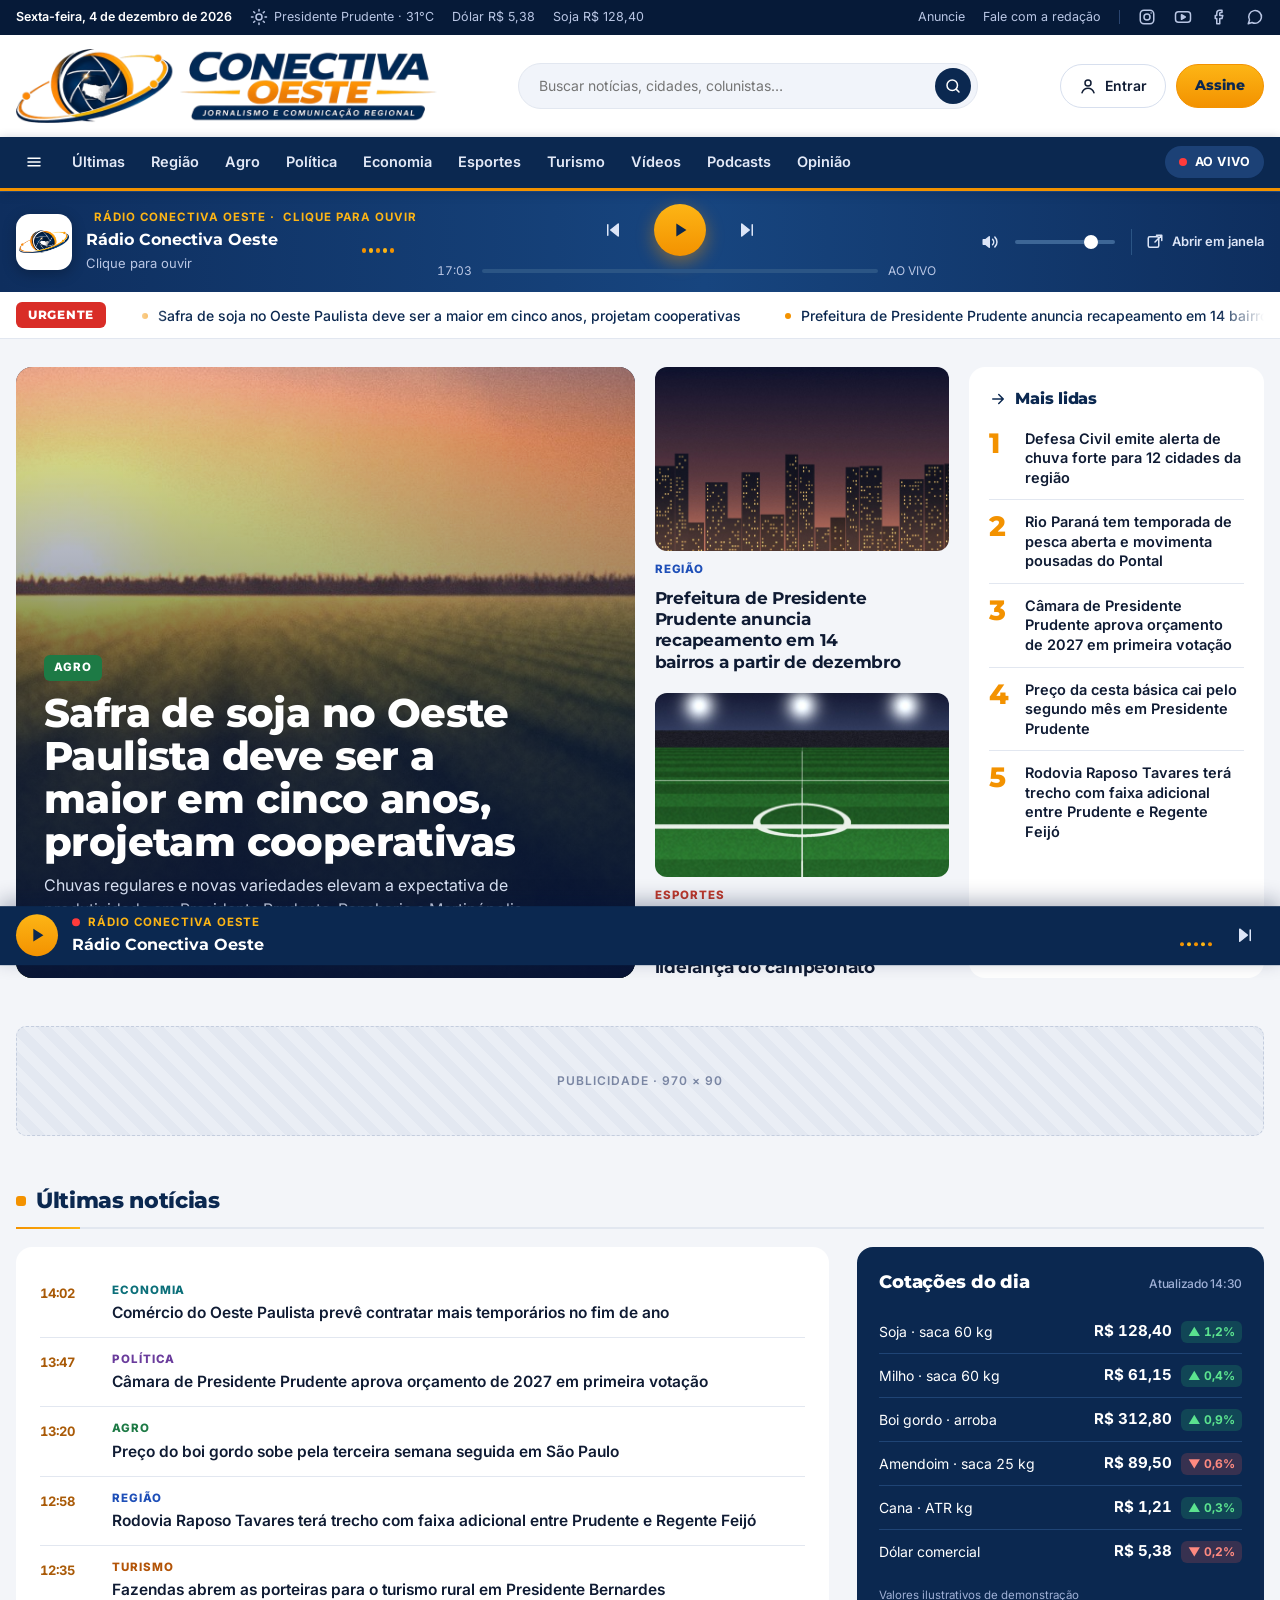
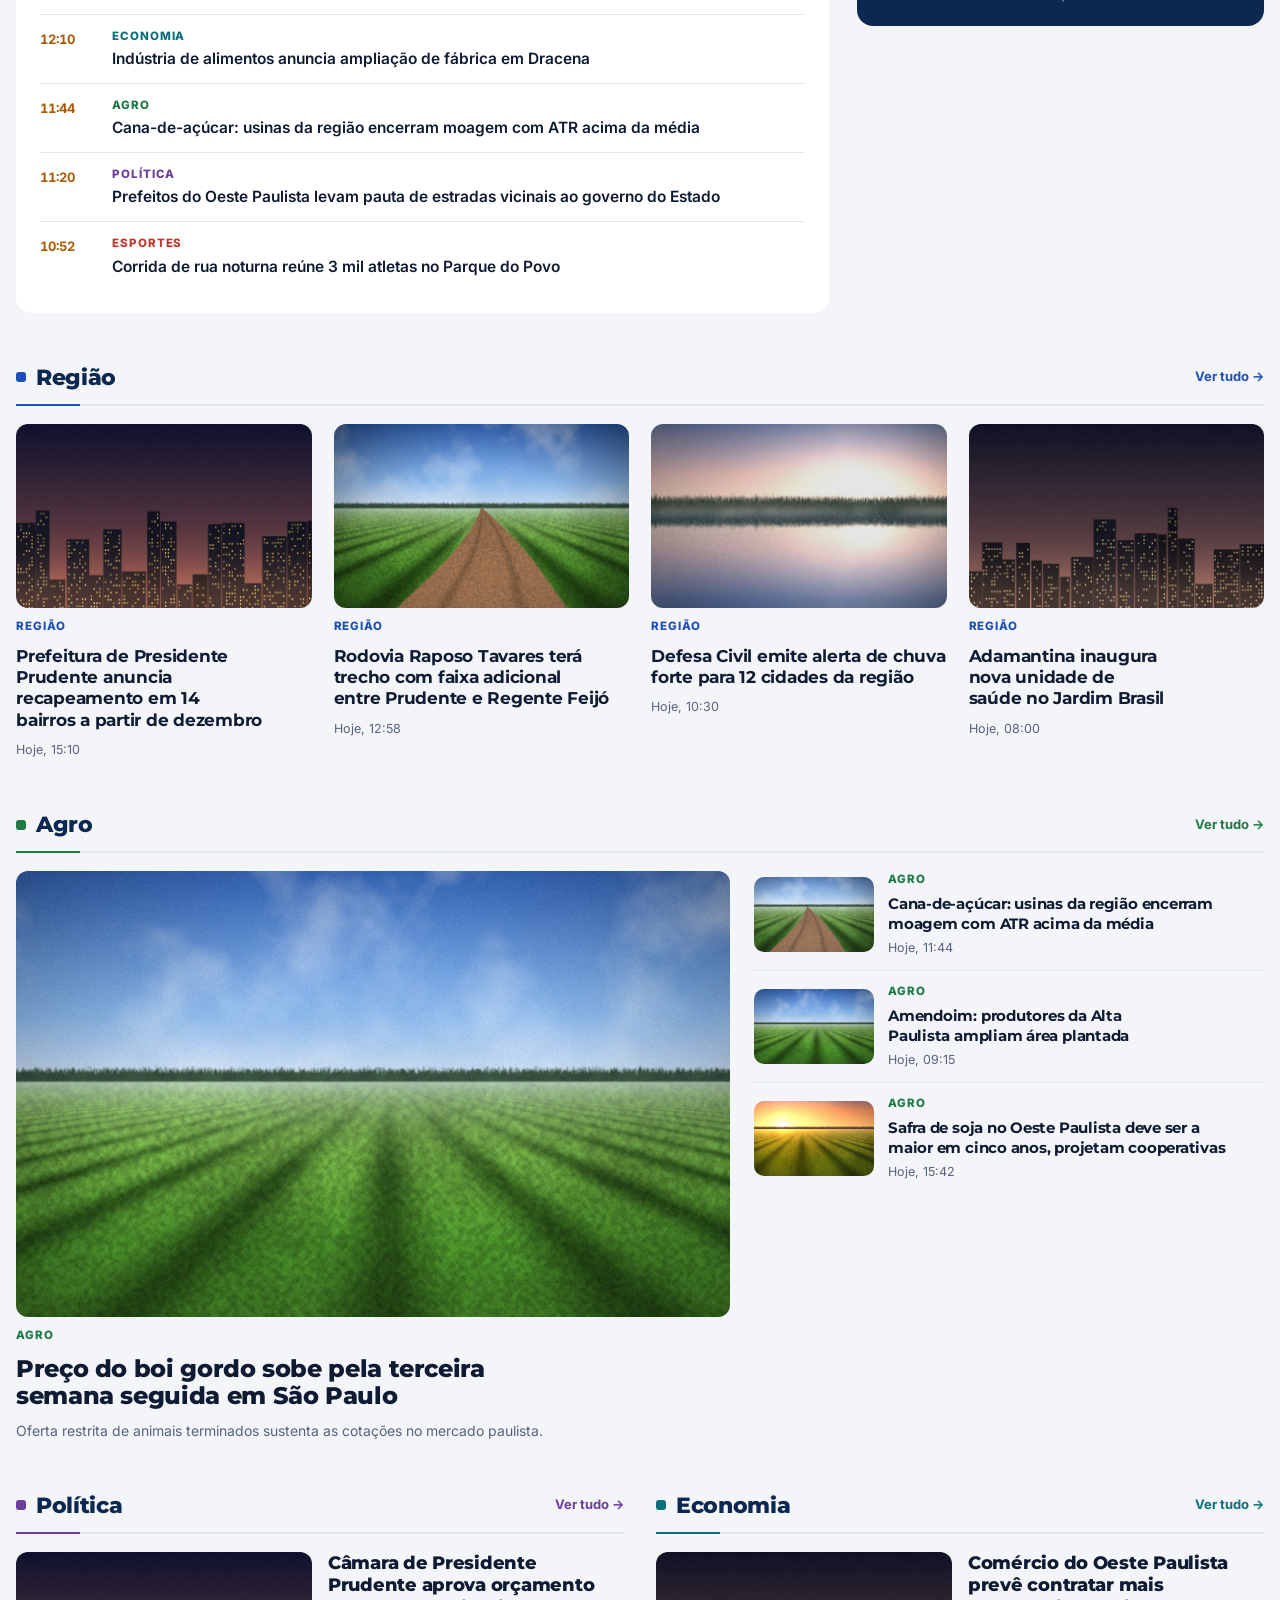
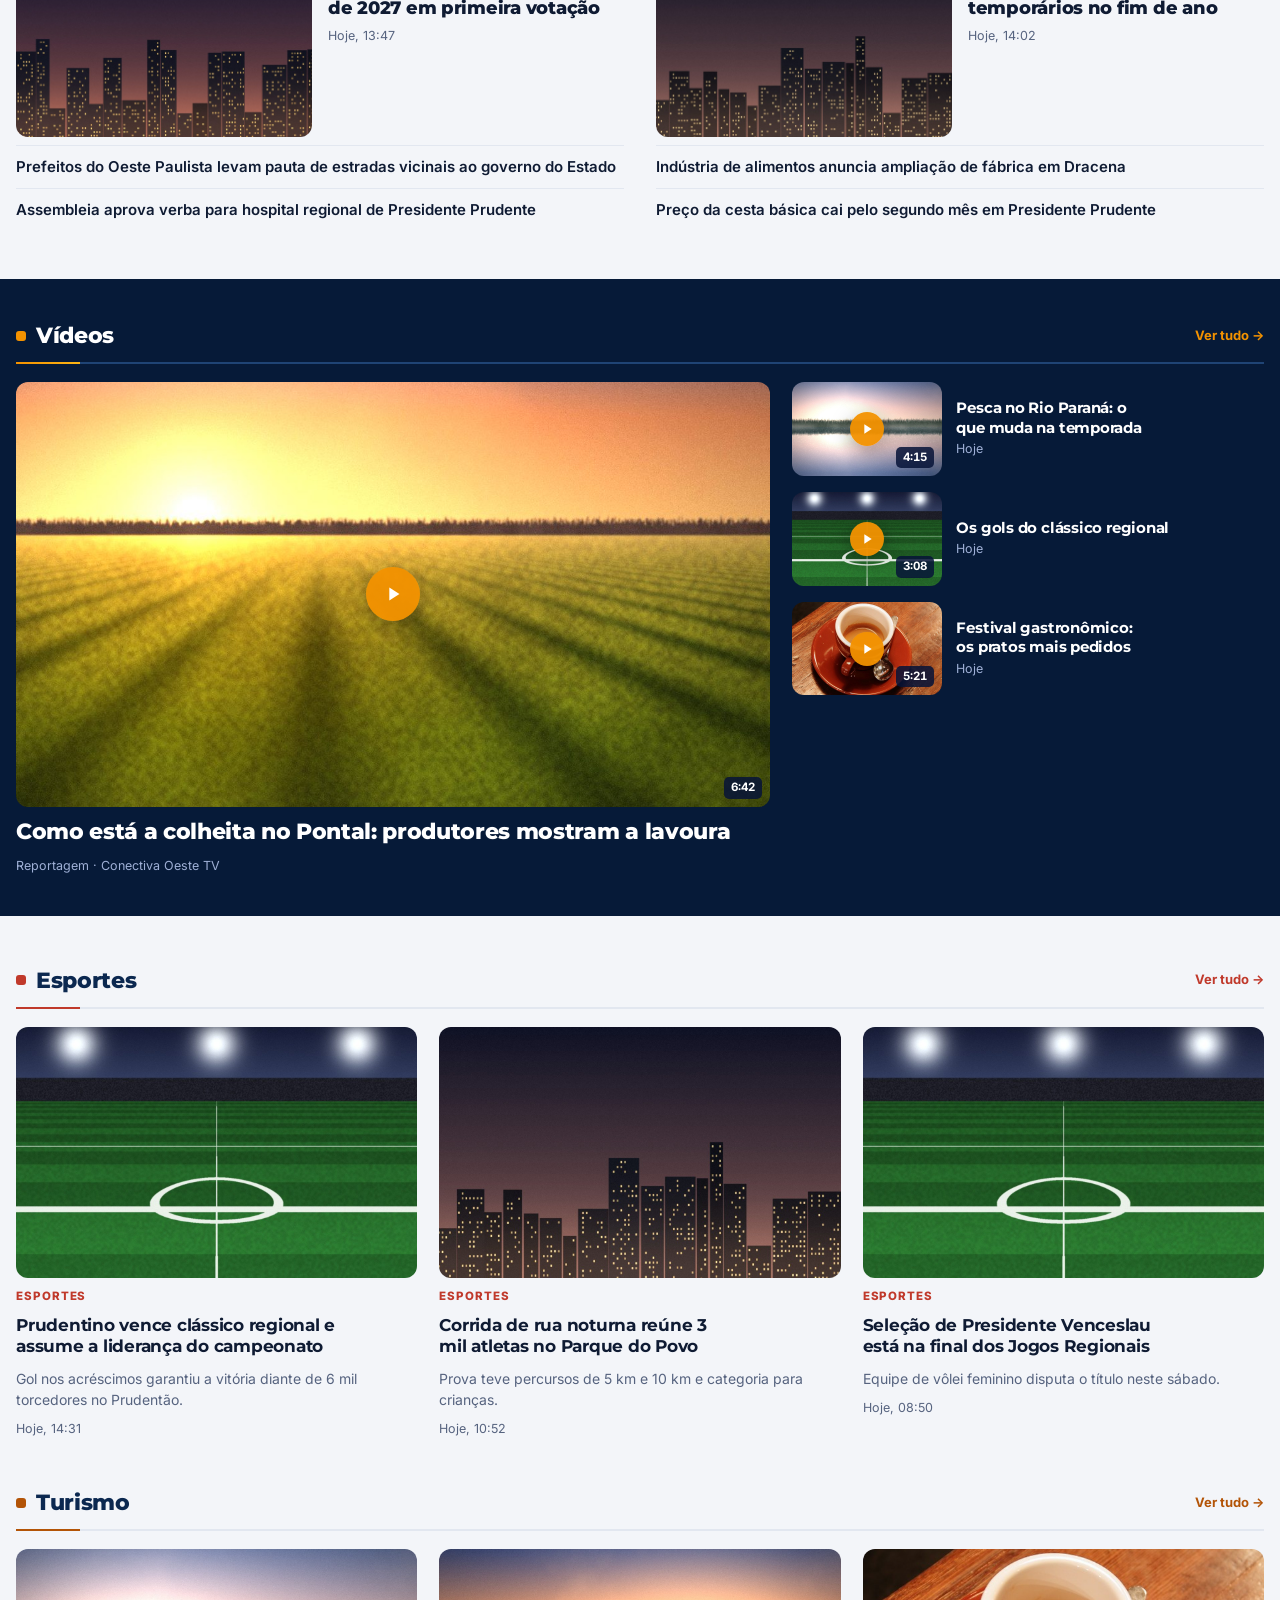
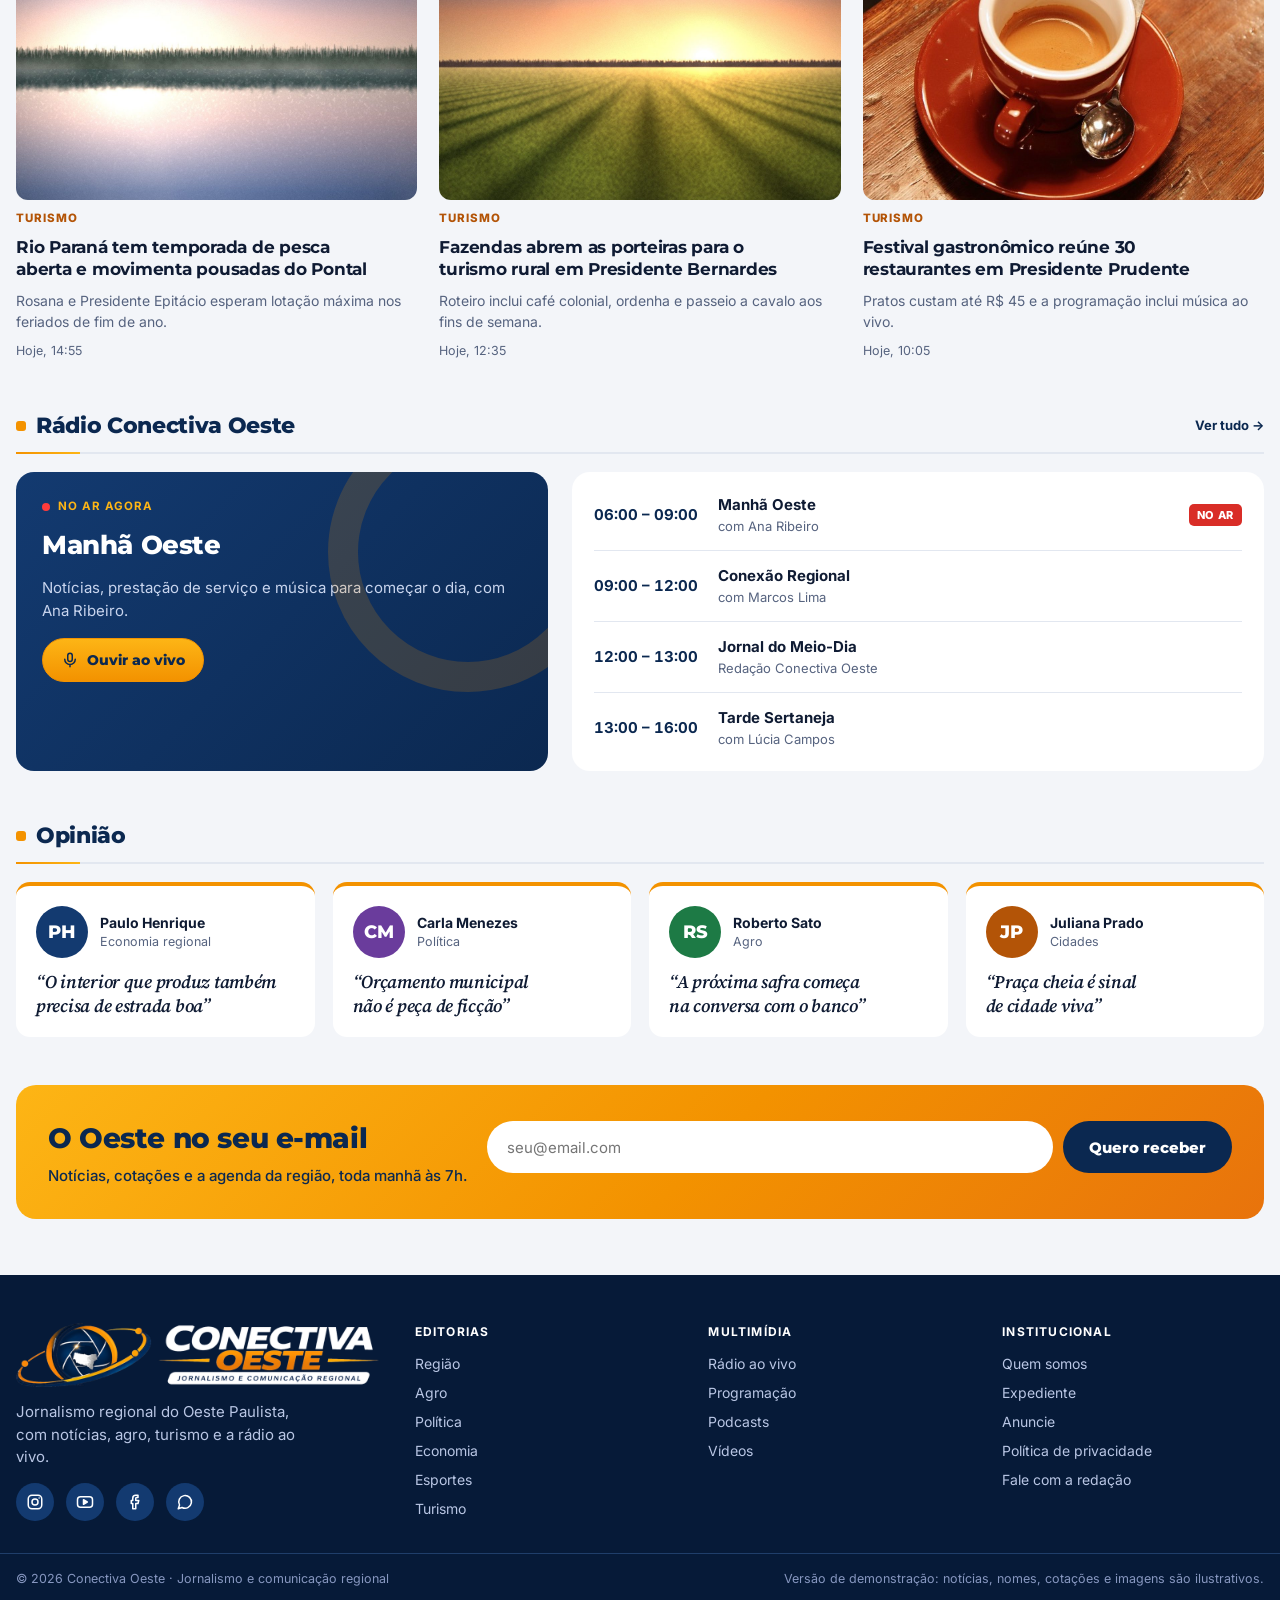
<file: index.html>
<!doctype html>
<html lang="pt-BR">
<head>
<meta charset="utf-8">
<meta name="viewport" content="width=device-width, initial-scale=1, viewport-fit=cover">
<title>Conectiva Oeste</title>
<meta name="description" content="Portal de notícias do Oeste Paulista com rádio ao vivo.">
<meta name="claude:viewport-fit-sides" content="cover">
<link rel="preconnect" href="https://fonts.googleapis.com">
<link rel="stylesheet" href="https://fonts.googleapis.com/css2?family=Montserrat:ital,wght@0,600;0,700;0,800;1,600&amp;family=Inter:wght@400;500;600;700&amp;family=Source+Serif+4:ital,opsz,wght@0,8..60,400;0,8..60,600;1,8..60,400;1,8..60,600&amp;display=swap">
<link rel="stylesheet" href="style.css">
</head>
<body>
<header>
  <div class="util"><div class="wrap">
    <div class="util-l"><strong data-today>Hoje</strong><span style="display:inline-flex;align-items:center;gap:6px"><svg class="ico" width="15" height="15" viewBox="0 0 24 24" fill="none" stroke="currentColor" stroke-width="2" stroke-linecap="round" stroke-linejoin="round" aria-hidden="true"><circle cx="12" cy="12" r="4"/><path d="M12 2v2M12 20v2M4.9 4.9l1.4 1.4M17.7 17.7l1.4 1.4M2 12h2M20 12h2M4.9 19.1l1.4-1.4M17.7 6.3l1.4-1.4"/></svg> Presidente Prudente · 31°C</span><span>Dólar R$ 5,38</span><span>Soja R$ 128,40</span></div>
    <div class="util-r"><a href="#">Anuncie</a><a href="#">Fale com a redação</a><span class="sep"></span>
      <a class="soc" href="#" aria-label="Instagram"><svg class="ico" width="16" height="16" viewBox="0 0 24 24" fill="none" stroke="currentColor" stroke-width="2" stroke-linecap="round" stroke-linejoin="round" aria-hidden="true"><rect x="3" y="3" width="18" height="18" rx="5"/><circle cx="12" cy="12" r="4"/><path d="M17.5 6.5h.01"/></svg></a><a class="soc" href="#" aria-label="YouTube"><svg class="ico" width="16" height="16" viewBox="0 0 24 24" fill="none" stroke="currentColor" stroke-width="2" stroke-linecap="round" stroke-linejoin="round" aria-hidden="true"><rect x="2" y="5" width="20" height="14" rx="4"/><path d="M10 9l5 3-5 3V9z" fill="currentColor"/></svg></a><a class="soc" href="#" aria-label="Facebook"><svg class="ico" width="16" height="16" viewBox="0 0 24 24" fill="none" stroke="currentColor" stroke-width="2" stroke-linecap="round" stroke-linejoin="round" aria-hidden="true"><path d="M15 3h-2a4 4 0 0 0-4 4v3H7v4h2v7h4v-7h3l1-4h-4V7a1 1 0 0 1 1-1h2V3z"/></svg></a><a class="soc" href="#" aria-label="WhatsApp"><svg class="ico" width="16" height="16" viewBox="0 0 24 24" fill="none" stroke="currentColor" stroke-width="2" stroke-linecap="round" stroke-linejoin="round" aria-hidden="true"><path d="M3 21l1.7-5A8.5 8.5 0 1 1 8 19.3L3 21z"/></svg></a></div>
  </div></div>
  <div class="brand"><div class="wrap">
    <a class="logo" href="./" aria-label="Conectiva Oeste — página inicial"><img src="logo-conectiva.png" alt="Conectiva Oeste — Jornalismo e comunicação regional" width="398" height="70"></a>
    <form class="search" role="search"><label class="sr" for="q">Buscar no site</label><input id="q" type="search" placeholder="Buscar notícias, cidades, colunistas…"><button type="submit" aria-label="Buscar"><svg class="ico" width="16" height="16" viewBox="0 0 24 24" fill="none" stroke="currentColor" stroke-width="2" stroke-linecap="round" stroke-linejoin="round" aria-hidden="true"><circle cx="11" cy="11" r="7"/><path d="M20 20l-3.5-3.5"/></svg></button></form>
    <div class="acct"><a class="btn" href="#"><svg class="ico" width="17" height="17" viewBox="0 0 24 24" fill="none" stroke="currentColor" stroke-width="2" stroke-linecap="round" stroke-linejoin="round" aria-hidden="true"><circle cx="12" cy="8" r="4"/><path d="M4 21c1.5-4 4.5-6 8-6s6.5 2 8 6"/></svg><span>Entrar</span></a><a class="btn btn-or" href="#">Assine</a></div>
  </div></div>
</header>
<nav class="nav" aria-label="Editorias"><div class="wrap">
  <button class="burger" type="button" aria-label="Abrir menu" data-menu-open><svg class="ico" width="22" height="22" viewBox="0 0 24 24" fill="none" stroke="currentColor" stroke-width="2" stroke-linecap="round" stroke-linejoin="round" aria-hidden="true"><path d="M4 7h16M4 12h16M4 17h16"/></svg></button>
  <div class="nav-scroll"><a href="index.html#ultimas">Últimas</a><a href="regiao.html">Região</a><a href="agro.html">Agro</a><a href="politica.html">Política</a><a href="economia.html">Economia</a><a href="esportes.html">Esportes</a><a href="turismo.html">Turismo</a><a href="index.html#videos">Vídeos</a><a href="ao-vivo.html#podcasts">Podcasts</a><a href="index.html#opiniao">Opinião</a></div>
  <a class="livebtn" href="ao-vivo.html"><span class="dot-live"></span>AO VIVO</a>
</div></nav>
<section class="player" aria-label="Rádio Conectiva Oeste"><div class="wrap">
  <div class="pl-now">
    <div class="pl-art"><img src="emblema.png" alt=""></div>
    <div class="pl-meta"><div class="pl-kicker"><span class="dot-live"></span>Rádio Conectiva Oeste · <span data-pl="status">Clique para ouvir</span></div><div class="pl-title" data-pl="title">Estrada de Terra</div><div class="pl-artist" data-pl="artist">Trio Interior</div></div>
    <div class="eq" aria-hidden="true"><span></span><span></span><span></span><span></span><span></span></div>
  </div>
  <div class="pl-ctl">
    <div class="pl-btns"><button class="ib" type="button" data-pl="prev" aria-label="Faixa anterior"><svg class="ico" width="20" height="20" viewBox="0 0 24 24" fill="none" stroke="currentColor" stroke-width="2" stroke-linecap="round" stroke-linejoin="round" aria-hidden="true"><path d="M19 20L9 12l10-8v16z" fill="currentColor"/><path d="M5 19V5"/></svg></button><button class="pp" type="button" data-pl="toggle" aria-label="Ouvir rádio"><svg class="i-play" width="22" height="22" viewBox="0 0 24 24" aria-hidden="true"><path d="M8 5l11 7-11 7V5z" fill="currentColor"/></svg><svg class="i-pause" width="22" height="22" viewBox="0 0 24 24" aria-hidden="true"><rect x="6" y="5" width="4" height="14" rx="1" fill="currentColor"/><rect x="14" y="5" width="4" height="14" rx="1" fill="currentColor"/></svg></button><button class="ib" type="button" data-pl="next" aria-label="Próxima faixa"><svg class="ico" width="20" height="20" viewBox="0 0 24 24" fill="none" stroke="currentColor" stroke-width="2" stroke-linecap="round" stroke-linejoin="round" aria-hidden="true"><path d="M5 4l10 8-10 8V4z" fill="currentColor"/><path d="M19 5v14"/></svg></button></div>
    <div class="pl-bar"><span data-pl="elapsed">0:00</span><div class="pl-track"><div class="pl-fill" data-pl="fill"></div></div><span data-pl="dur">3:34</span></div>
  </div>
  <div class="pl-side"><span style="display:inline-flex;color:#DCE5F7"><svg class="ico" width="20" height="20" viewBox="0 0 24 24" fill="none" stroke="currentColor" stroke-width="2" stroke-linecap="round" stroke-linejoin="round" aria-hidden="true"><path d="M11 5L6 9H3v6h3l5 4V5z" fill="currentColor"/><path d="M15.5 8.5a5 5 0 0 1 0 7M18.5 5.5a9 9 0 0 1 0 13"/></svg></span><label class="sr" for="vol">Volume</label><input id="vol" class="vol" type="range" min="0" max="100" value="70" data-pl="vol"><span class="sep"></span><a href="player.html" data-pl="popup" title="Continue ouvindo enquanto navega"><svg class="ico" width="18" height="18" viewBox="0 0 24 24" fill="none" stroke="currentColor" stroke-width="2" stroke-linecap="round" stroke-linejoin="round" aria-hidden="true"><rect x="3" y="5" width="14" height="14" rx="2"/><path d="M14 3h7v7M21 3l-9 9"/></svg>Abrir em janela</a></div>
</div></section>
<div class="ticker"><div class="wrap"><span class="tag-urg">URGENTE</span><div class="tkw"><div class="tk"><a href="noticia.html">Safra de soja no Oeste Paulista deve ser a maior em cinco anos, projetam cooperativas</a><a href="noticia.html">Prefeitura de Presidente Prudente anuncia recapeamento em 14 bairros a partir de dezembro</a><a href="noticia.html">Rio Paraná tem temporada de pesca aberta e movimenta pousadas do Pontal</a><a href="noticia.html">Prudentino vence clássico regional e assume a liderança do campeonato</a><a href="noticia.html">Comércio do Oeste Paulista prevê contratar mais temporários no fim de ano</a><a href="noticia.html">Câmara de Presidente Prudente aprova orçamento de 2027 em primeira votação</a><a href="noticia.html">Preço do boi gordo sobe pela terceira semana seguida em São Paulo</a><a href="noticia.html">Safra de soja no Oeste Paulista deve ser a maior em cinco anos, projetam cooperativas</a><a href="noticia.html">Prefeitura de Presidente Prudente anuncia recapeamento em 14 bairros a partir de dezembro</a><a href="noticia.html">Rio Paraná tem temporada de pesca aberta e movimenta pousadas do Pontal</a><a href="noticia.html">Prudentino vence clássico regional e assume a liderança do campeonato</a><a href="noticia.html">Comércio do Oeste Paulista prevê contratar mais temporários no fim de ano</a><a href="noticia.html">Câmara de Presidente Prudente aprova orçamento de 2027 em primeira votação</a><a href="noticia.html">Preço do boi gordo sobe pela terceira semana seguida em São Paulo</a></div></div></div></div>
<div class="drawer" id="drawer" hidden><div class="drawer-bg" data-menu-close></div><div class="drawer-panel" role="dialog" aria-label="Menu"><button class="drawer-close" type="button" aria-label="Fechar menu" data-menu-close><svg class="ico" width="18" height="18" viewBox="0 0 24 24" fill="none" stroke="currentColor" stroke-width="2" stroke-linecap="round" stroke-linejoin="round" aria-hidden="true"><path d="M6 6l12 12M18 6L6 18"/></svg></button><img src="logo-conectiva-negativo.png" alt="Conectiva Oeste" style="width:220px;margin:4px 0 14px"><a href="index.html#ultimas">Últimas</a><a href="regiao.html">Região</a><a href="agro.html">Agro</a><a href="politica.html">Política</a><a href="economia.html">Economia</a><a href="esportes.html">Esportes</a><a href="turismo.html">Turismo</a><a href="index.html#videos">Vídeos</a><a href="ao-vivo.html#podcasts">Podcasts</a><a href="index.html#opiniao">Opinião</a><a href="ao-vivo.html">Rádio ao vivo</a><a href="#">Anuncie</a><a href="#">Fale com a redação</a></div></div>
<main>
<div class="wrap" style="display:flex;flex-direction:column;gap:48px">
<section class="hero" aria-label="Destaques">
  <a class="lead" href="noticia.html"><img src="safra.jpg" alt=""><div class="lead-body"><span class="kick">Agro</span><h1>Safra de soja no Oeste Paulista deve ser a maior em cinco anos, projetam cooperativas</h1><p>Chuvas regulares e novas variedades elevam a expectativa de produtividade em Presidente Prudente, Rancharia e Martinópolis.</p><span class="meta" style="color:#B9C6E4">Por Marina Alves · Hoje, 15:42</span></div></a>
  <div class="sub-col"><a class="sub" href="noticia.html"><div class="thumb"><img src="cidade.jpg" alt=""></div><span class="kick k-regiao">Região</span><h3>Prefeitura de Presidente Prudente anuncia recapeamento em 14 bairros a partir de dezembro</h3></a><a class="sub" href="noticia.html"><div class="thumb"><img src="estadio.jpg" alt=""></div><span class="kick k-esportes">Esportes</span><h3>Prudentino vence clássico regional e assume a liderança do campeonato</h3></a></div>
  <div class="mostread"><h2><svg class="ico" width="16" height="16" viewBox="0 0 24 24" fill="none" stroke="currentColor" stroke-width="2" stroke-linecap="round" stroke-linejoin="round" aria-hidden="true"><path d="M5 12h14M13 6l6 6-6 6"/></svg> Mais lidas</h2><ol><li><a href="noticia.html">Defesa Civil emite alerta de chuva forte para 12 cidades da região</a></li><li><a href="noticia.html">Rio Paraná tem temporada de pesca aberta e movimenta pousadas do Pontal</a></li><li><a href="noticia.html">Câmara de Presidente Prudente aprova orçamento de 2027 em primeira votação</a></li><li><a href="noticia.html">Preço da cesta básica cai pelo segundo mês em Presidente Prudente</a></li><li><a href="noticia.html">Rodovia Raposo Tavares terá trecho com faixa adicional entre Prudente e Regente Feijó</a></li></ol></div>
</section>
<div class="ad ad-wide">Publicidade · 970 × 90</div>
<section><div class="sec-h" id="ultimas"><h2>Últimas notícias</h2></div><div class="split"><div class="feed"><ul><li><a href="noticia.html"><time>14:02</time><span class="kick k-economia">Economia</span><span class="t">Comércio do Oeste Paulista prevê contratar mais temporários no fim de ano</span></a></li><li><a href="noticia.html"><time>13:47</time><span class="kick k-politica">Política</span><span class="t">Câmara de Presidente Prudente aprova orçamento de 2027 em primeira votação</span></a></li><li><a href="noticia.html"><time>13:20</time><span class="kick k-agro">Agro</span><span class="t">Preço do boi gordo sobe pela terceira semana seguida em São Paulo</span></a></li><li><a href="noticia.html"><time>12:58</time><span class="kick k-regiao">Região</span><span class="t">Rodovia Raposo Tavares terá trecho com faixa adicional entre Prudente e Regente Feijó</span></a></li><li><a href="noticia.html"><time>12:35</time><span class="kick k-turismo">Turismo</span><span class="t">Fazendas abrem as porteiras para o turismo rural em Presidente Bernardes</span></a></li><li><a href="noticia.html"><time>12:10</time><span class="kick k-economia">Economia</span><span class="t">Indústria de alimentos anuncia ampliação de fábrica em Dracena</span></a></li><li><a href="noticia.html"><time>11:44</time><span class="kick k-agro">Agro</span><span class="t">Cana-de-açúcar: usinas da região encerram moagem com ATR acima da média</span></a></li><li><a href="noticia.html"><time>11:20</time><span class="kick k-politica">Política</span><span class="t">Prefeitos do Oeste Paulista levam pauta de estradas vicinais ao governo do Estado</span></a></li><li><a href="noticia.html"><time>10:52</time><span class="kick k-esportes">Esportes</span><span class="t">Corrida de rua noturna reúne 3 mil atletas no Parque do Povo</span></a></li></ul></div><aside class="quotes" aria-label="Cotações">
  <h2>Cotações do dia <small>Atualizado 14:30</small></h2>
  <table class="qt"><tbody>
    <tr><td>Soja · saca 60 kg</td><td>R$ 128,40</td><td><span class="up">▲ 1,2%</span></td></tr>
    <tr><td>Milho · saca 60 kg</td><td>R$ 61,15</td><td><span class="up">▲ 0,4%</span></td></tr>
    <tr><td>Boi gordo · arroba</td><td>R$ 312,80</td><td><span class="up">▲ 0,9%</span></td></tr>
    <tr><td>Amendoim · saca 25 kg</td><td>R$ 89,50</td><td><span class="down">▼ 0,6%</span></td></tr>
    <tr><td>Cana · ATR kg</td><td>R$ 1,21</td><td><span class="up">▲ 0,3%</span></td></tr>
    <tr><td>Dólar comercial</td><td>R$ 5,38</td><td><span class="down">▼ 0,2%</span></td></tr>
  </tbody></table>
  <span class="src">Valores ilustrativos de demonstração</span>
</aside></div></section>
<section><div class="sec-h k-regiao"><h2>Região</h2><a href="regiao.html">Ver tudo →</a></div><div class="grid4"><a class="card" href="noticia.html"><div class="thumb"><img src="cidade.jpg" alt=""></div><span class="kick k-regiao">Região</span><h3>Prefeitura de Presidente Prudente anuncia recapeamento em 14 bairros a partir de dezembro</h3><span class="meta">Hoje, 15:10</span></a><a class="card" href="noticia.html"><div class="thumb"><img src="estrada.jpg" alt=""></div><span class="kick k-regiao">Região</span><h3>Rodovia Raposo Tavares terá trecho com faixa adicional entre Prudente e Regente Feijó</h3><span class="meta">Hoje, 12:58</span></a><a class="card" href="noticia.html"><div class="thumb"><img src="rio2.jpg" alt=""></div><span class="kick k-regiao">Região</span><h3>Defesa Civil emite alerta de chuva forte para 12 cidades da região</h3><span class="meta">Hoje, 10:30</span></a><a class="card" href="noticia.html"><div class="thumb"><img src="cidade2.jpg" alt=""></div><span class="kick k-regiao">Região</span><h3>Adamantina inaugura nova unidade de saúde no Jardim Brasil</h3><span class="meta">Hoje, 08:00</span></a></div></section>
<section><div class="sec-h k-agro"><h2>Agro</h2><a href="agro.html">Ver tudo →</a></div><div class="agro">
  <a class="card big" href="noticia.html"><div class="thumb"><img src="lavoura.jpg" alt=""></div><span class="kick k-agro">Agro</span><h3>Preço do boi gordo sobe pela terceira semana seguida em São Paulo</h3><p>Oferta restrita de animais terminados sustenta as cotações no mercado paulista.</p></a>
  <div class="list-sm"><a href="noticia.html"><div class="thumb"><img src="estrada2.jpg" alt=""></div><div style="display:flex;flex-direction:column;gap:6px"><span class="kick k-agro">Agro</span><h3>Cana-de-açúcar: usinas da região encerram moagem com ATR acima da média</h3><span class="meta">Hoje, 11:44</span></div></a><a href="noticia.html"><div class="thumb"><img src="lavoura.jpg" alt=""></div><div style="display:flex;flex-direction:column;gap:6px"><span class="kick k-agro">Agro</span><h3>Amendoim: produtores da Alta Paulista ampliam área plantada</h3><span class="meta">Hoje, 09:15</span></div></a><a href="noticia.html"><div class="thumb"><img src="safra.jpg" alt=""></div><div style="display:flex;flex-direction:column;gap:6px"><span class="kick k-agro">Agro</span><h3>Safra de soja no Oeste Paulista deve ser a maior em cinco anos, projetam cooperativas</h3><span class="meta">Hoje, 15:42</span></div></a></div>
</div></section>
<section class="cols2"><div class="colblock"><div class="sec-h k-politica"><h2>Política</h2><a href="politica.html">Ver tudo →</a></div><a class="lead-sm" href="noticia.html"><div class="thumb"><img src="cidade.jpg" alt=""></div><div style="display:flex;flex-direction:column;gap:8px"><h3>Câmara de Presidente Prudente aprova orçamento de 2027 em primeira votação</h3><span class="meta">Hoje, 13:47</span></div></a><ul><li><a href="noticia.html">Prefeitos do Oeste Paulista levam pauta de estradas vicinais ao governo do Estado</a></li><li><a href="noticia.html">Assembleia aprova verba para hospital regional de Presidente Prudente</a></li></ul></div><div class="colblock"><div class="sec-h k-economia"><h2>Economia</h2><a href="economia.html">Ver tudo →</a></div><a class="lead-sm" href="noticia.html"><div class="thumb"><img src="cidade2.jpg" alt=""></div><div style="display:flex;flex-direction:column;gap:8px"><h3>Comércio do Oeste Paulista prevê contratar mais temporários no fim de ano</h3><span class="meta">Hoje, 14:02</span></div></a><ul><li><a href="noticia.html">Indústria de alimentos anuncia ampliação de fábrica em Dracena</a></li><li><a href="noticia.html">Preço da cesta básica cai pelo segundo mês em Presidente Prudente</a></li></ul></div></section>
</div>
<section class="videos" aria-label="Vídeos"><div class="wrap"><div class="sec-h" id="videos"><h2>Vídeos</h2><a href="#">Ver tudo →</a></div><div class="vgrid">
  <a class="vbig" href="#"><div class="thumb" style="aspect-ratio:16/9"><img src="safra.jpg" alt=""><span class="play"><span><svg class="i-play" width="22" height="22" viewBox="0 0 24 24" aria-hidden="true"><path d="M8 5l11 7-11 7V5z" fill="currentColor"/></svg></span></span><span class="dur">6:42</span></div><h3>Como está a colheita no Pontal: produtores mostram a lavoura</h3><span class="vmeta">Reportagem · Conectiva Oeste TV</span></a>
  <div class="vcol"><a class="vcard" href="#"><div class="thumb" style="aspect-ratio:16/10"><img src="rio.jpg" alt=""><span class="play"><span><svg class="i-play" width="16" height="16" viewBox="0 0 24 24" aria-hidden="true"><path d="M8 5l11 7-11 7V5z" fill="currentColor"/></svg></span></span><span class="dur">4:15</span></div><div><h3>Pesca no Rio Paraná: o que muda na temporada</h3><span class="vmeta">Hoje</span></div></a><a class="vcard" href="#"><div class="thumb" style="aspect-ratio:16/10"><img src="estadio.jpg" alt=""><span class="play"><span><svg class="i-play" width="16" height="16" viewBox="0 0 24 24" aria-hidden="true"><path d="M8 5l11 7-11 7V5z" fill="currentColor"/></svg></span></span><span class="dur">3:08</span></div><div><h3>Os gols do clássico regional</h3><span class="vmeta">Hoje</span></div></a><a class="vcard" href="#"><div class="thumb" style="aspect-ratio:16/10"><img src="cafe.jpg" alt=""><span class="play"><span><svg class="i-play" width="16" height="16" viewBox="0 0 24 24" aria-hidden="true"><path d="M8 5l11 7-11 7V5z" fill="currentColor"/></svg></span></span><span class="dur">5:21</span></div><div><h3>Festival gastronômico: os pratos mais pedidos</h3><span class="vmeta">Hoje</span></div></a></div>
</div></div></section>
<div class="wrap" style="display:flex;flex-direction:column;gap:48px">
<section><div class="sec-h k-esportes"><h2>Esportes</h2><a href="esportes.html">Ver tudo →</a></div><div class="grid3"><a class="card" href="noticia.html"><div class="thumb"><img src="estadio.jpg" alt=""></div><span class="kick k-esportes">Esportes</span><h3>Prudentino vence clássico regional e assume a liderança do campeonato</h3><p>Gol nos acréscimos garantiu a vitória diante de 6 mil torcedores no Prudentão.</p><span class="meta">Hoje, 14:31</span></a><a class="card" href="noticia.html"><div class="thumb"><img src="cidade2.jpg" alt=""></div><span class="kick k-esportes">Esportes</span><h3>Corrida de rua noturna reúne 3 mil atletas no Parque do Povo</h3><p>Prova teve percursos de 5 km e 10 km e categoria para crianças.</p><span class="meta">Hoje, 10:52</span></a><a class="card" href="noticia.html"><div class="thumb"><img src="estadio.jpg" alt=""></div><span class="kick k-esportes">Esportes</span><h3>Seleção de Presidente Venceslau está na final dos Jogos Regionais</h3><p>Equipe de vôlei feminino disputa o título neste sábado.</p><span class="meta">Hoje, 08:50</span></a></div></section>
<section><div class="sec-h k-turismo"><h2>Turismo</h2><a href="turismo.html">Ver tudo →</a></div><div class="grid3"><a class="card" href="noticia.html"><div class="thumb"><img src="rio.jpg" alt=""></div><span class="kick k-turismo">Turismo</span><h3>Rio Paraná tem temporada de pesca aberta e movimenta pousadas do Pontal</h3><p>Rosana e Presidente Epitácio esperam lotação máxima nos feriados de fim de ano.</p><span class="meta">Hoje, 14:55</span></a><a class="card" href="noticia.html"><div class="thumb"><img src="entardecer.jpg" alt=""></div><span class="kick k-turismo">Turismo</span><h3>Fazendas abrem as porteiras para o turismo rural em Presidente Bernardes</h3><p>Roteiro inclui café colonial, ordenha e passeio a cavalo aos fins de semana.</p><span class="meta">Hoje, 12:35</span></a><a class="card" href="noticia.html"><div class="thumb"><img src="cafe.jpg" alt=""></div><span class="kick k-turismo">Turismo</span><h3>Festival gastronômico reúne 30 restaurantes em Presidente Prudente</h3><p>Pratos custam até R$ 45 e a programação inclui música ao vivo.</p><span class="meta">Hoje, 10:05</span></a></div></section>
<section><div class="sec-h"><h2>Rádio Conectiva Oeste</h2><a href="ao-vivo.html#programacao">Ver tudo →</a></div><div class="radio">
  <div class="onair"><span class="pl-kicker"><span class="dot-live"></span>No ar agora</span><h3>Manhã Oeste</h3><p>Notícias, prestação de serviço e música para começar o dia, com Ana Ribeiro.</p><button class="btn btn-or" type="button" data-pl="go"><svg class="ico" width="18" height="18" viewBox="0 0 24 24" fill="none" stroke="currentColor" stroke-width="2" stroke-linecap="round" stroke-linejoin="round" aria-hidden="true"><rect x="9" y="3" width="6" height="11" rx="3"/><path d="M5 11a7 7 0 0 0 14 0M12 18v3"/></svg> Ouvir ao vivo</button></div>
  <div class="sched"><ul><li><time>06:00 – 09:00</time><div><div class="p">Manhã Oeste</div><div class="h">com Ana Ribeiro</div></div><span class="now-tag">NO AR</span></li><li><time>09:00 – 12:00</time><div><div class="p">Conexão Regional</div><div class="h">com Marcos Lima</div></div><span></span></li><li><time>12:00 – 13:00</time><div><div class="p">Jornal do Meio-Dia</div><div class="h">Redação Conectiva Oeste</div></div><span></span></li><li><time>13:00 – 16:00</time><div><div class="p">Tarde Sertaneja</div><div class="h">com Lúcia Campos</div></div><span></span></li></ul></div>
</div></section>
<section><div class="sec-h" id="opiniao"><h2>Opinião</h2></div><div class="ops"><a class="op" href="noticia.html"><div class="who"><span class="av" style="background:#133A70">PH</span><div><div class="nm">Paulo Henrique</div><div class="rl">Economia regional</div></div></div><h3>“O interior que produz também precisa de estrada boa”</h3></a><a class="op" href="noticia.html"><div class="who"><span class="av" style="background:#6A3C9C">CM</span><div><div class="nm">Carla Menezes</div><div class="rl">Política</div></div></div><h3>“Orçamento municipal não é peça de ficção”</h3></a><a class="op" href="noticia.html"><div class="who"><span class="av" style="background:#1D7A45">RS</span><div><div class="nm">Roberto Sato</div><div class="rl">Agro</div></div></div><h3>“A próxima safra começa na conversa com o banco”</h3></a><a class="op" href="noticia.html"><div class="who"><span class="av" style="background:#B35407">JP</span><div><div class="nm">Juliana Prado</div><div class="rl">Cidades</div></div></div><h3>“Praça cheia é sinal de cidade viva”</h3></a></div></section>
<section class="news" aria-label="Newsletter"><div><h2>O Oeste no seu e-mail</h2><p>Notícias, cotações e a agenda da região, toda manhã às 7h.</p></div>
<form data-news><label class="sr" for="nl">Seu e-mail</label><input id="nl" type="email" required placeholder="seu@email.com"><button type="submit">Quero receber</button><span class="ok" role="status"></span></form></section>
</div>
</main>
<div class="mini" aria-label="Rádio (mini player)"><div class="wrap">
  <button class="pp" type="button" data-pl="toggle" aria-label="Ouvir rádio"><svg class="i-play" width="22" height="22" viewBox="0 0 24 24" aria-hidden="true"><path d="M8 5l11 7-11 7V5z" fill="currentColor"/></svg><svg class="i-pause" width="22" height="22" viewBox="0 0 24 24" aria-hidden="true"><rect x="6" y="5" width="4" height="14" rx="1" fill="currentColor"/><rect x="14" y="5" width="4" height="14" rx="1" fill="currentColor"/></svg></button>
  <div class="pl-meta"><div class="pl-kicker"><span class="dot-live"></span>Rádio Conectiva Oeste</div><div class="pl-title" data-pl="title">Estrada de Terra</div></div>
  <div class="eq" aria-hidden="true"><span></span><span></span><span></span><span></span><span></span></div>
  <button class="ib" type="button" data-pl="next" aria-label="Próxima faixa"><svg class="ico" width="20" height="20" viewBox="0 0 24 24" fill="none" stroke="currentColor" stroke-width="2" stroke-linecap="round" stroke-linejoin="round" aria-hidden="true"><path d="M5 4l10 8-10 8V4z" fill="currentColor"/><path d="M19 5v14"/></svg></button>
</div></div>
<footer><div class="wrap top">
  <div><img src="logo-conectiva-negativo.png" alt="Conectiva Oeste — Jornalismo e comunicação regional" width="410" height="72"><p style="max-width:34ch;margin:14px 0 0">Jornalismo regional do Oeste Paulista, com notícias, agro, turismo e a rádio ao vivo.</p>
    <div class="socs"><a href="#" aria-label="Instagram"><svg class="ico" width="17" height="17" viewBox="0 0 24 24" fill="none" stroke="currentColor" stroke-width="2" stroke-linecap="round" stroke-linejoin="round" aria-hidden="true"><rect x="3" y="3" width="18" height="18" rx="5"/><circle cx="12" cy="12" r="4"/><path d="M17.5 6.5h.01"/></svg></a><a href="#" aria-label="YouTube"><svg class="ico" width="17" height="17" viewBox="0 0 24 24" fill="none" stroke="currentColor" stroke-width="2" stroke-linecap="round" stroke-linejoin="round" aria-hidden="true"><rect x="2" y="5" width="20" height="14" rx="4"/><path d="M10 9l5 3-5 3V9z" fill="currentColor"/></svg></a><a href="#" aria-label="Facebook"><svg class="ico" width="17" height="17" viewBox="0 0 24 24" fill="none" stroke="currentColor" stroke-width="2" stroke-linecap="round" stroke-linejoin="round" aria-hidden="true"><path d="M15 3h-2a4 4 0 0 0-4 4v3H7v4h2v7h4v-7h3l1-4h-4V7a1 1 0 0 1 1-1h2V3z"/></svg></a><a href="#" aria-label="WhatsApp"><svg class="ico" width="17" height="17" viewBox="0 0 24 24" fill="none" stroke="currentColor" stroke-width="2" stroke-linecap="round" stroke-linejoin="round" aria-hidden="true"><path d="M3 21l1.7-5A8.5 8.5 0 1 1 8 19.3L3 21z"/></svg></a></div></div>
  <div><h4>Editorias</h4><ul><li><a href="regiao.html">Região</a></li><li><a href="agro.html">Agro</a></li><li><a href="politica.html">Política</a></li><li><a href="economia.html">Economia</a></li><li><a href="esportes.html">Esportes</a></li><li><a href="turismo.html">Turismo</a></li></ul></div>
  <div><h4>Multimídia</h4><ul><li><a href="ao-vivo.html">Rádio ao vivo</a></li><li><a href="ao-vivo.html#programacao">Programação</a></li><li><a href="ao-vivo.html#podcasts">Podcasts</a></li><li><a href="./#videos">Vídeos</a></li></ul></div>
  <div><h4>Institucional</h4><ul><li><a href="#">Quem somos</a></li><li><a href="#">Expediente</a></li><li><a href="#">Anuncie</a></li><li><a href="#">Política de privacidade</a></li><li><a href="#">Fale com a redação</a></li></ul></div>
</div>
<div class="bottom"><div class="wrap"><span>© 2026 Conectiva Oeste · Jornalismo e comunicação regional</span><span>Versão de demonstração: notícias, nomes, cotações e imagens são ilustrativos.</span></div></div></footer>
<script src="app.js" data-media=""></script>
</body>
</html>
</file>
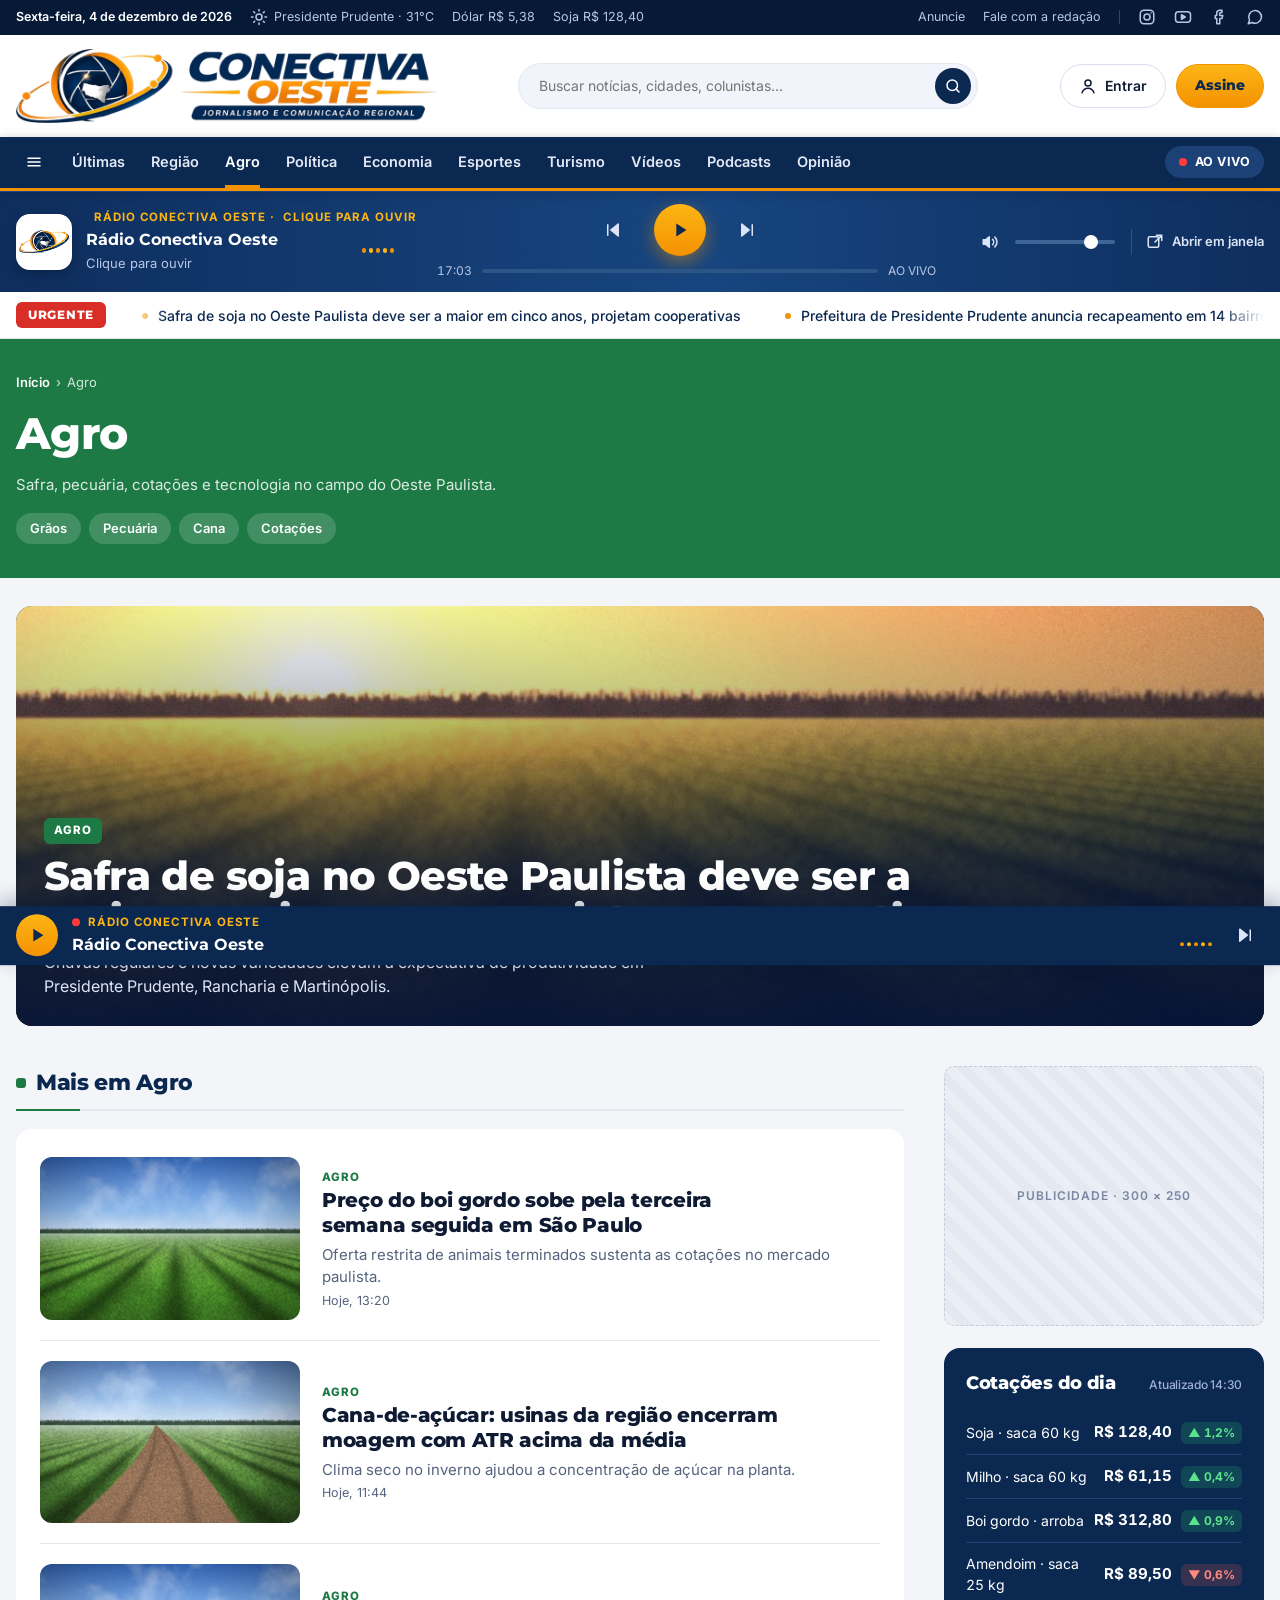
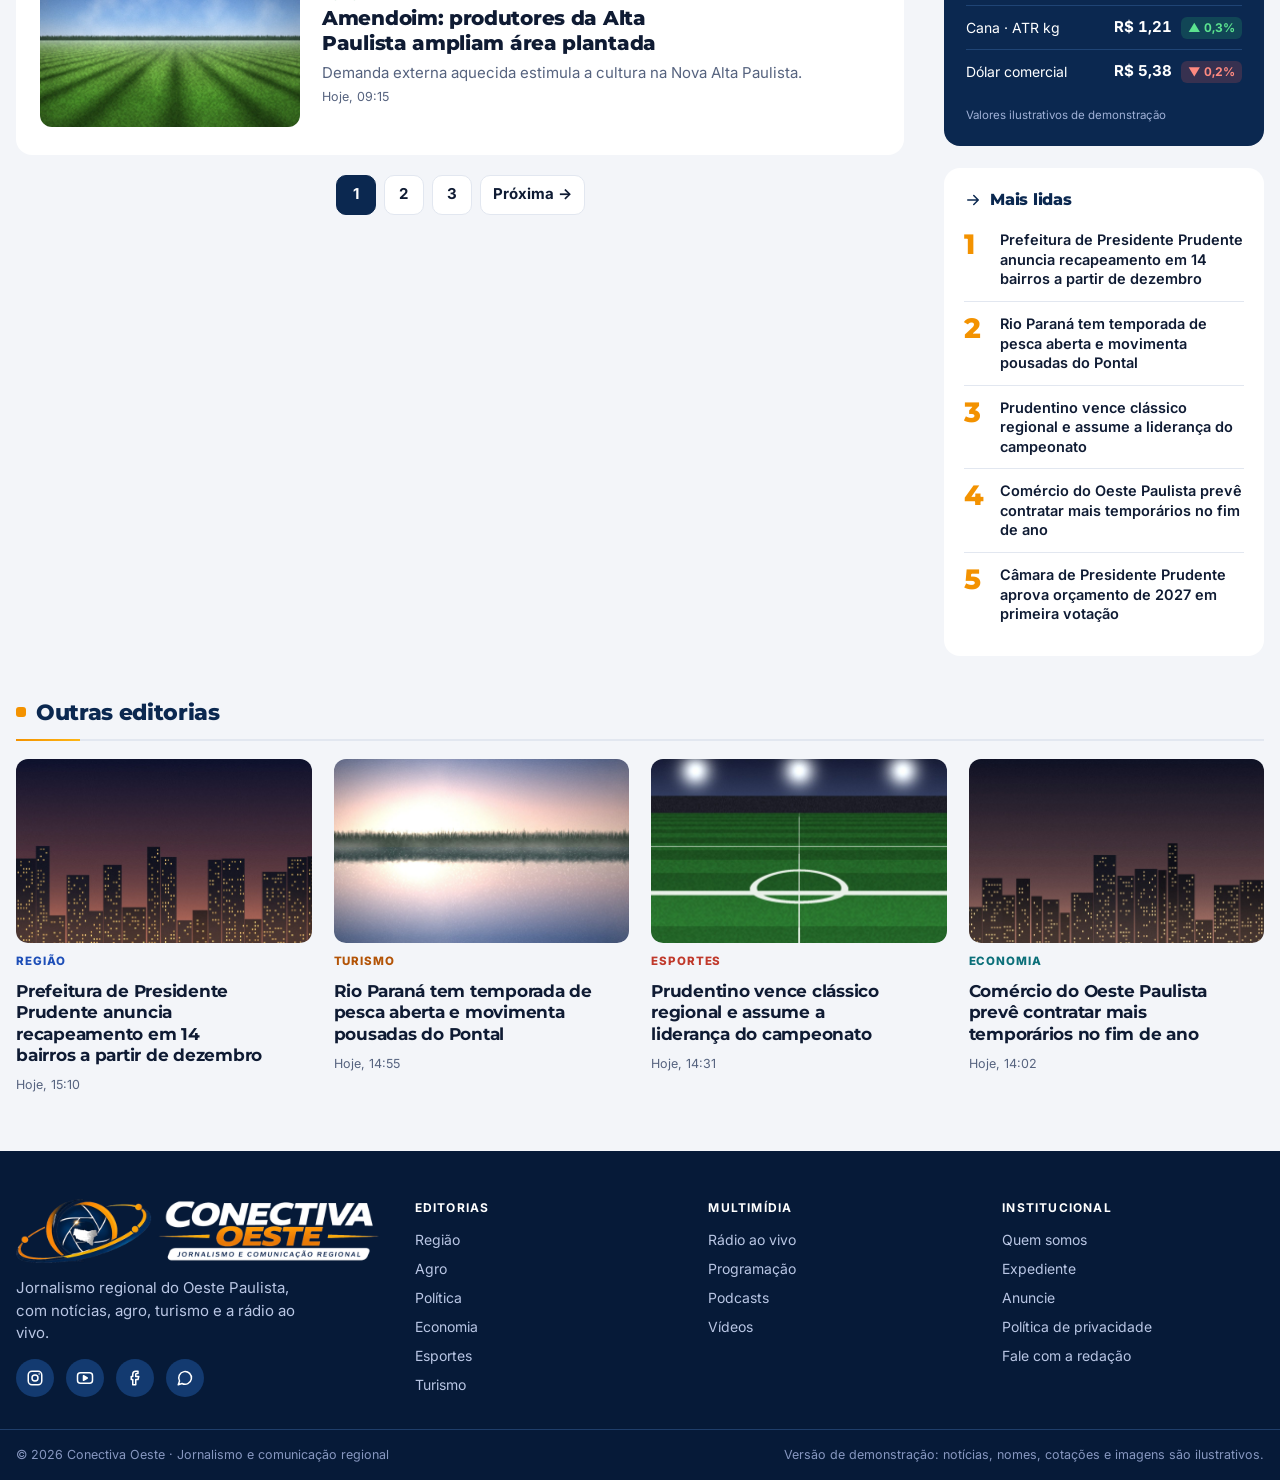
<file: agro.html>
<!doctype html>
<html lang="pt-BR">
<head>
<meta charset="utf-8">
<meta name="viewport" content="width=device-width, initial-scale=1, viewport-fit=cover">
<title>Agro — Conectiva Oeste</title>
<meta name="description" content="Safra, pecuária, cotações e tecnologia no campo do Oeste Paulista.">
<meta name="claude:viewport-fit-sides" content="cover">
<link rel="preconnect" href="https://fonts.googleapis.com">
<link rel="stylesheet" href="https://fonts.googleapis.com/css2?family=Montserrat:ital,wght@0,600;0,700;0,800;1,600&amp;family=Inter:wght@400;500;600;700&amp;family=Source+Serif+4:ital,opsz,wght@0,8..60,400;0,8..60,600;1,8..60,400;1,8..60,600&amp;display=swap">
<link rel="stylesheet" href="style.css">
</head>
<body>
<header>
  <div class="util"><div class="wrap">
    <div class="util-l"><strong data-today>Hoje</strong><span style="display:inline-flex;align-items:center;gap:6px"><svg class="ico" width="15" height="15" viewBox="0 0 24 24" fill="none" stroke="currentColor" stroke-width="2" stroke-linecap="round" stroke-linejoin="round" aria-hidden="true"><circle cx="12" cy="12" r="4"/><path d="M12 2v2M12 20v2M4.9 4.9l1.4 1.4M17.7 17.7l1.4 1.4M2 12h2M20 12h2M4.9 19.1l1.4-1.4M17.7 6.3l1.4-1.4"/></svg> Presidente Prudente · 31°C</span><span>Dólar R$ 5,38</span><span>Soja R$ 128,40</span></div>
    <div class="util-r"><a href="#">Anuncie</a><a href="#">Fale com a redação</a><span class="sep"></span>
      <a class="soc" href="#" aria-label="Instagram"><svg class="ico" width="16" height="16" viewBox="0 0 24 24" fill="none" stroke="currentColor" stroke-width="2" stroke-linecap="round" stroke-linejoin="round" aria-hidden="true"><rect x="3" y="3" width="18" height="18" rx="5"/><circle cx="12" cy="12" r="4"/><path d="M17.5 6.5h.01"/></svg></a><a class="soc" href="#" aria-label="YouTube"><svg class="ico" width="16" height="16" viewBox="0 0 24 24" fill="none" stroke="currentColor" stroke-width="2" stroke-linecap="round" stroke-linejoin="round" aria-hidden="true"><rect x="2" y="5" width="20" height="14" rx="4"/><path d="M10 9l5 3-5 3V9z" fill="currentColor"/></svg></a><a class="soc" href="#" aria-label="Facebook"><svg class="ico" width="16" height="16" viewBox="0 0 24 24" fill="none" stroke="currentColor" stroke-width="2" stroke-linecap="round" stroke-linejoin="round" aria-hidden="true"><path d="M15 3h-2a4 4 0 0 0-4 4v3H7v4h2v7h4v-7h3l1-4h-4V7a1 1 0 0 1 1-1h2V3z"/></svg></a><a class="soc" href="#" aria-label="WhatsApp"><svg class="ico" width="16" height="16" viewBox="0 0 24 24" fill="none" stroke="currentColor" stroke-width="2" stroke-linecap="round" stroke-linejoin="round" aria-hidden="true"><path d="M3 21l1.7-5A8.5 8.5 0 1 1 8 19.3L3 21z"/></svg></a></div>
  </div></div>
  <div class="brand"><div class="wrap">
    <a class="logo" href="./" aria-label="Conectiva Oeste — página inicial"><img src="logo-conectiva.png" alt="Conectiva Oeste — Jornalismo e comunicação regional" width="398" height="70"></a>
    <form class="search" role="search"><label class="sr" for="q">Buscar no site</label><input id="q" type="search" placeholder="Buscar notícias, cidades, colunistas…"><button type="submit" aria-label="Buscar"><svg class="ico" width="16" height="16" viewBox="0 0 24 24" fill="none" stroke="currentColor" stroke-width="2" stroke-linecap="round" stroke-linejoin="round" aria-hidden="true"><circle cx="11" cy="11" r="7"/><path d="M20 20l-3.5-3.5"/></svg></button></form>
    <div class="acct"><a class="btn" href="#"><svg class="ico" width="17" height="17" viewBox="0 0 24 24" fill="none" stroke="currentColor" stroke-width="2" stroke-linecap="round" stroke-linejoin="round" aria-hidden="true"><circle cx="12" cy="8" r="4"/><path d="M4 21c1.5-4 4.5-6 8-6s6.5 2 8 6"/></svg><span>Entrar</span></a><a class="btn btn-or" href="#">Assine</a></div>
  </div></div>
</header>
<nav class="nav" aria-label="Editorias"><div class="wrap">
  <button class="burger" type="button" aria-label="Abrir menu" data-menu-open><svg class="ico" width="22" height="22" viewBox="0 0 24 24" fill="none" stroke="currentColor" stroke-width="2" stroke-linecap="round" stroke-linejoin="round" aria-hidden="true"><path d="M4 7h16M4 12h16M4 17h16"/></svg></button>
  <div class="nav-scroll"><a href="index.html#ultimas">Últimas</a><a href="regiao.html">Região</a><a href="agro.html" aria-current="page">Agro</a><a href="politica.html">Política</a><a href="economia.html">Economia</a><a href="esportes.html">Esportes</a><a href="turismo.html">Turismo</a><a href="index.html#videos">Vídeos</a><a href="ao-vivo.html#podcasts">Podcasts</a><a href="index.html#opiniao">Opinião</a></div>
  <a class="livebtn" href="ao-vivo.html"><span class="dot-live"></span>AO VIVO</a>
</div></nav>
<section class="player" aria-label="Rádio Conectiva Oeste"><div class="wrap">
  <div class="pl-now">
    <div class="pl-art"><img src="emblema.png" alt=""></div>
    <div class="pl-meta"><div class="pl-kicker"><span class="dot-live"></span>Rádio Conectiva Oeste · <span data-pl="status">Clique para ouvir</span></div><div class="pl-title" data-pl="title">Estrada de Terra</div><div class="pl-artist" data-pl="artist">Trio Interior</div></div>
    <div class="eq" aria-hidden="true"><span></span><span></span><span></span><span></span><span></span></div>
  </div>
  <div class="pl-ctl">
    <div class="pl-btns"><button class="ib" type="button" data-pl="prev" aria-label="Faixa anterior"><svg class="ico" width="20" height="20" viewBox="0 0 24 24" fill="none" stroke="currentColor" stroke-width="2" stroke-linecap="round" stroke-linejoin="round" aria-hidden="true"><path d="M19 20L9 12l10-8v16z" fill="currentColor"/><path d="M5 19V5"/></svg></button><button class="pp" type="button" data-pl="toggle" aria-label="Ouvir rádio"><svg class="i-play" width="22" height="22" viewBox="0 0 24 24" aria-hidden="true"><path d="M8 5l11 7-11 7V5z" fill="currentColor"/></svg><svg class="i-pause" width="22" height="22" viewBox="0 0 24 24" aria-hidden="true"><rect x="6" y="5" width="4" height="14" rx="1" fill="currentColor"/><rect x="14" y="5" width="4" height="14" rx="1" fill="currentColor"/></svg></button><button class="ib" type="button" data-pl="next" aria-label="Próxima faixa"><svg class="ico" width="20" height="20" viewBox="0 0 24 24" fill="none" stroke="currentColor" stroke-width="2" stroke-linecap="round" stroke-linejoin="round" aria-hidden="true"><path d="M5 4l10 8-10 8V4z" fill="currentColor"/><path d="M19 5v14"/></svg></button></div>
    <div class="pl-bar"><span data-pl="elapsed">0:00</span><div class="pl-track"><div class="pl-fill" data-pl="fill"></div></div><span data-pl="dur">3:34</span></div>
  </div>
  <div class="pl-side"><span style="display:inline-flex;color:#DCE5F7"><svg class="ico" width="20" height="20" viewBox="0 0 24 24" fill="none" stroke="currentColor" stroke-width="2" stroke-linecap="round" stroke-linejoin="round" aria-hidden="true"><path d="M11 5L6 9H3v6h3l5 4V5z" fill="currentColor"/><path d="M15.5 8.5a5 5 0 0 1 0 7M18.5 5.5a9 9 0 0 1 0 13"/></svg></span><label class="sr" for="vol">Volume</label><input id="vol" class="vol" type="range" min="0" max="100" value="70" data-pl="vol"><span class="sep"></span><a href="player.html" data-pl="popup" title="Continue ouvindo enquanto navega"><svg class="ico" width="18" height="18" viewBox="0 0 24 24" fill="none" stroke="currentColor" stroke-width="2" stroke-linecap="round" stroke-linejoin="round" aria-hidden="true"><rect x="3" y="5" width="14" height="14" rx="2"/><path d="M14 3h7v7M21 3l-9 9"/></svg>Abrir em janela</a></div>
</div></section>
<div class="ticker"><div class="wrap"><span class="tag-urg">URGENTE</span><div class="tkw"><div class="tk"><a href="noticia.html">Safra de soja no Oeste Paulista deve ser a maior em cinco anos, projetam cooperativas</a><a href="noticia.html">Prefeitura de Presidente Prudente anuncia recapeamento em 14 bairros a partir de dezembro</a><a href="noticia.html">Rio Paraná tem temporada de pesca aberta e movimenta pousadas do Pontal</a><a href="noticia.html">Prudentino vence clássico regional e assume a liderança do campeonato</a><a href="noticia.html">Comércio do Oeste Paulista prevê contratar mais temporários no fim de ano</a><a href="noticia.html">Câmara de Presidente Prudente aprova orçamento de 2027 em primeira votação</a><a href="noticia.html">Preço do boi gordo sobe pela terceira semana seguida em São Paulo</a><a href="noticia.html">Safra de soja no Oeste Paulista deve ser a maior em cinco anos, projetam cooperativas</a><a href="noticia.html">Prefeitura de Presidente Prudente anuncia recapeamento em 14 bairros a partir de dezembro</a><a href="noticia.html">Rio Paraná tem temporada de pesca aberta e movimenta pousadas do Pontal</a><a href="noticia.html">Prudentino vence clássico regional e assume a liderança do campeonato</a><a href="noticia.html">Comércio do Oeste Paulista prevê contratar mais temporários no fim de ano</a><a href="noticia.html">Câmara de Presidente Prudente aprova orçamento de 2027 em primeira votação</a><a href="noticia.html">Preço do boi gordo sobe pela terceira semana seguida em São Paulo</a></div></div></div></div>
<div class="drawer" id="drawer" hidden><div class="drawer-bg" data-menu-close></div><div class="drawer-panel" role="dialog" aria-label="Menu"><button class="drawer-close" type="button" aria-label="Fechar menu" data-menu-close><svg class="ico" width="18" height="18" viewBox="0 0 24 24" fill="none" stroke="currentColor" stroke-width="2" stroke-linecap="round" stroke-linejoin="round" aria-hidden="true"><path d="M6 6l12 12M18 6L6 18"/></svg></button><img src="logo-conectiva-negativo.png" alt="Conectiva Oeste" style="width:220px;margin:4px 0 14px"><a href="index.html#ultimas">Últimas</a><a href="regiao.html">Região</a><a href="agro.html">Agro</a><a href="politica.html">Política</a><a href="economia.html">Economia</a><a href="esportes.html">Esportes</a><a href="turismo.html">Turismo</a><a href="index.html#videos">Vídeos</a><a href="ao-vivo.html#podcasts">Podcasts</a><a href="index.html#opiniao">Opinião</a><a href="ao-vivo.html">Rádio ao vivo</a><a href="#">Anuncie</a><a href="#">Fale com a redação</a></div></div>
<div class="ed-head k-agro"><div class="wrap"><nav class="crumbs" aria-label="Você está em" style="color:rgba(255,255,255,.8)"><a href="./" style="color:#fff">Início</a><span>›</span><span>Agro</span></nav><h1>Agro</h1><p>Safra, pecuária, cotações e tecnologia no campo do Oeste Paulista.</p><div class="ed-sub"><a href="#">Grãos</a><a href="#">Pecuária</a><a href="#">Cana</a><a href="#">Cotações</a></div></div></div>
<main><div class="wrap" style="display:flex;flex-direction:column;gap:40px">
<a class="lead" href="noticia.html" style="min-height:420px"><img src="safra.jpg" alt=""><div class="lead-body"><span class="kick" style="background:var(--c-agro)">Agro</span><h1>Safra de soja no Oeste Paulista deve ser a maior em cinco anos, projetam cooperativas</h1><p>Chuvas regulares e novas variedades elevam a expectativa de produtividade em Presidente Prudente, Rancharia e Martinópolis.</p></div></a>
<div class="art"><div style="min-width:0"><div class="sec-h k-agro"><h2>Mais em Agro</h2></div><div class="ed-list"><a class="ed-item" href="noticia.html"><div class="thumb"><img src="lavoura.jpg" alt=""></div><div><span class="kick k-agro">Agro</span><h3>Preço do boi gordo sobe pela terceira semana seguida em São Paulo</h3><p>Oferta restrita de animais terminados sustenta as cotações no mercado paulista.</p><span class="meta">Hoje, 13:20</span></div></a><a class="ed-item" href="noticia.html"><div class="thumb"><img src="estrada2.jpg" alt=""></div><div><span class="kick k-agro">Agro</span><h3>Cana-de-açúcar: usinas da região encerram moagem com ATR acima da média</h3><p>Clima seco no inverno ajudou a concentração de açúcar na planta.</p><span class="meta">Hoje, 11:44</span></div></a><a class="ed-item" href="noticia.html"><div class="thumb"><img src="lavoura.jpg" alt=""></div><div><span class="kick k-agro">Agro</span><h3>Amendoim: produtores da Alta Paulista ampliam área plantada</h3><p>Demanda externa aquecida estimula a cultura na Nova Alta Paulista.</p><span class="meta">Hoje, 09:15</span></div></a></div><div class="pager"><span>1</span><a href="#">2</a><a href="#">3</a><a href="#">Próxima →</a></div></div><aside class="side"><div class="ad ad-box">Publicidade · 300 × 250</div><aside class="quotes" aria-label="Cotações">
  <h2>Cotações do dia <small>Atualizado 14:30</small></h2>
  <table class="qt"><tbody>
    <tr><td>Soja · saca 60 kg</td><td>R$ 128,40</td><td><span class="up">▲ 1,2%</span></td></tr>
    <tr><td>Milho · saca 60 kg</td><td>R$ 61,15</td><td><span class="up">▲ 0,4%</span></td></tr>
    <tr><td>Boi gordo · arroba</td><td>R$ 312,80</td><td><span class="up">▲ 0,9%</span></td></tr>
    <tr><td>Amendoim · saca 25 kg</td><td>R$ 89,50</td><td><span class="down">▼ 0,6%</span></td></tr>
    <tr><td>Cana · ATR kg</td><td>R$ 1,21</td><td><span class="up">▲ 0,3%</span></td></tr>
    <tr><td>Dólar comercial</td><td>R$ 5,38</td><td><span class="down">▼ 0,2%</span></td></tr>
  </tbody></table>
  <span class="src">Valores ilustrativos de demonstração</span>
</aside><div class="mostread" style="grid-column:auto;grid-row:auto"><h2><svg class="ico" width="16" height="16" viewBox="0 0 24 24" fill="none" stroke="currentColor" stroke-width="2" stroke-linecap="round" stroke-linejoin="round" aria-hidden="true"><path d="M5 12h14M13 6l6 6-6 6"/></svg> Mais lidas</h2><ol><li><a href="noticia.html">Prefeitura de Presidente Prudente anuncia recapeamento em 14 bairros a partir de dezembro</a></li><li><a href="noticia.html">Rio Paraná tem temporada de pesca aberta e movimenta pousadas do Pontal</a></li><li><a href="noticia.html">Prudentino vence clássico regional e assume a liderança do campeonato</a></li><li><a href="noticia.html">Comércio do Oeste Paulista prevê contratar mais temporários no fim de ano</a></li><li><a href="noticia.html">Câmara de Presidente Prudente aprova orçamento de 2027 em primeira votação</a></li></ol></div></aside></div>
<section><div class="sec-h"><h2>Outras editorias</h2></div><div class="grid4"><a class="card" href="noticia.html"><div class="thumb"><img src="cidade.jpg" alt=""></div><span class="kick k-regiao">Região</span><h3>Prefeitura de Presidente Prudente anuncia recapeamento em 14 bairros a partir de dezembro</h3><span class="meta">Hoje, 15:10</span></a><a class="card" href="noticia.html"><div class="thumb"><img src="rio.jpg" alt=""></div><span class="kick k-turismo">Turismo</span><h3>Rio Paraná tem temporada de pesca aberta e movimenta pousadas do Pontal</h3><span class="meta">Hoje, 14:55</span></a><a class="card" href="noticia.html"><div class="thumb"><img src="estadio.jpg" alt=""></div><span class="kick k-esportes">Esportes</span><h3>Prudentino vence clássico regional e assume a liderança do campeonato</h3><span class="meta">Hoje, 14:31</span></a><a class="card" href="noticia.html"><div class="thumb"><img src="cidade2.jpg" alt=""></div><span class="kick k-economia">Economia</span><h3>Comércio do Oeste Paulista prevê contratar mais temporários no fim de ano</h3><span class="meta">Hoje, 14:02</span></a></div></section>
</div></main>
<div class="mini" aria-label="Rádio (mini player)"><div class="wrap">
  <button class="pp" type="button" data-pl="toggle" aria-label="Ouvir rádio"><svg class="i-play" width="22" height="22" viewBox="0 0 24 24" aria-hidden="true"><path d="M8 5l11 7-11 7V5z" fill="currentColor"/></svg><svg class="i-pause" width="22" height="22" viewBox="0 0 24 24" aria-hidden="true"><rect x="6" y="5" width="4" height="14" rx="1" fill="currentColor"/><rect x="14" y="5" width="4" height="14" rx="1" fill="currentColor"/></svg></button>
  <div class="pl-meta"><div class="pl-kicker"><span class="dot-live"></span>Rádio Conectiva Oeste</div><div class="pl-title" data-pl="title">Estrada de Terra</div></div>
  <div class="eq" aria-hidden="true"><span></span><span></span><span></span><span></span><span></span></div>
  <button class="ib" type="button" data-pl="next" aria-label="Próxima faixa"><svg class="ico" width="20" height="20" viewBox="0 0 24 24" fill="none" stroke="currentColor" stroke-width="2" stroke-linecap="round" stroke-linejoin="round" aria-hidden="true"><path d="M5 4l10 8-10 8V4z" fill="currentColor"/><path d="M19 5v14"/></svg></button>
</div></div>
<footer><div class="wrap top">
  <div><img src="logo-conectiva-negativo.png" alt="Conectiva Oeste — Jornalismo e comunicação regional" width="410" height="72"><p style="max-width:34ch;margin:14px 0 0">Jornalismo regional do Oeste Paulista, com notícias, agro, turismo e a rádio ao vivo.</p>
    <div class="socs"><a href="#" aria-label="Instagram"><svg class="ico" width="17" height="17" viewBox="0 0 24 24" fill="none" stroke="currentColor" stroke-width="2" stroke-linecap="round" stroke-linejoin="round" aria-hidden="true"><rect x="3" y="3" width="18" height="18" rx="5"/><circle cx="12" cy="12" r="4"/><path d="M17.5 6.5h.01"/></svg></a><a href="#" aria-label="YouTube"><svg class="ico" width="17" height="17" viewBox="0 0 24 24" fill="none" stroke="currentColor" stroke-width="2" stroke-linecap="round" stroke-linejoin="round" aria-hidden="true"><rect x="2" y="5" width="20" height="14" rx="4"/><path d="M10 9l5 3-5 3V9z" fill="currentColor"/></svg></a><a href="#" aria-label="Facebook"><svg class="ico" width="17" height="17" viewBox="0 0 24 24" fill="none" stroke="currentColor" stroke-width="2" stroke-linecap="round" stroke-linejoin="round" aria-hidden="true"><path d="M15 3h-2a4 4 0 0 0-4 4v3H7v4h2v7h4v-7h3l1-4h-4V7a1 1 0 0 1 1-1h2V3z"/></svg></a><a href="#" aria-label="WhatsApp"><svg class="ico" width="17" height="17" viewBox="0 0 24 24" fill="none" stroke="currentColor" stroke-width="2" stroke-linecap="round" stroke-linejoin="round" aria-hidden="true"><path d="M3 21l1.7-5A8.5 8.5 0 1 1 8 19.3L3 21z"/></svg></a></div></div>
  <div><h4>Editorias</h4><ul><li><a href="regiao.html">Região</a></li><li><a href="agro.html">Agro</a></li><li><a href="politica.html">Política</a></li><li><a href="economia.html">Economia</a></li><li><a href="esportes.html">Esportes</a></li><li><a href="turismo.html">Turismo</a></li></ul></div>
  <div><h4>Multimídia</h4><ul><li><a href="ao-vivo.html">Rádio ao vivo</a></li><li><a href="ao-vivo.html#programacao">Programação</a></li><li><a href="ao-vivo.html#podcasts">Podcasts</a></li><li><a href="./#videos">Vídeos</a></li></ul></div>
  <div><h4>Institucional</h4><ul><li><a href="#">Quem somos</a></li><li><a href="#">Expediente</a></li><li><a href="#">Anuncie</a></li><li><a href="#">Política de privacidade</a></li><li><a href="#">Fale com a redação</a></li></ul></div>
</div>
<div class="bottom"><div class="wrap"><span>© 2026 Conectiva Oeste · Jornalismo e comunicação regional</span><span>Versão de demonstração: notícias, nomes, cotações e imagens são ilustrativos.</span></div></div></footer>
<script src="app.js" data-media=""></script>
</body>
</html>
</file>
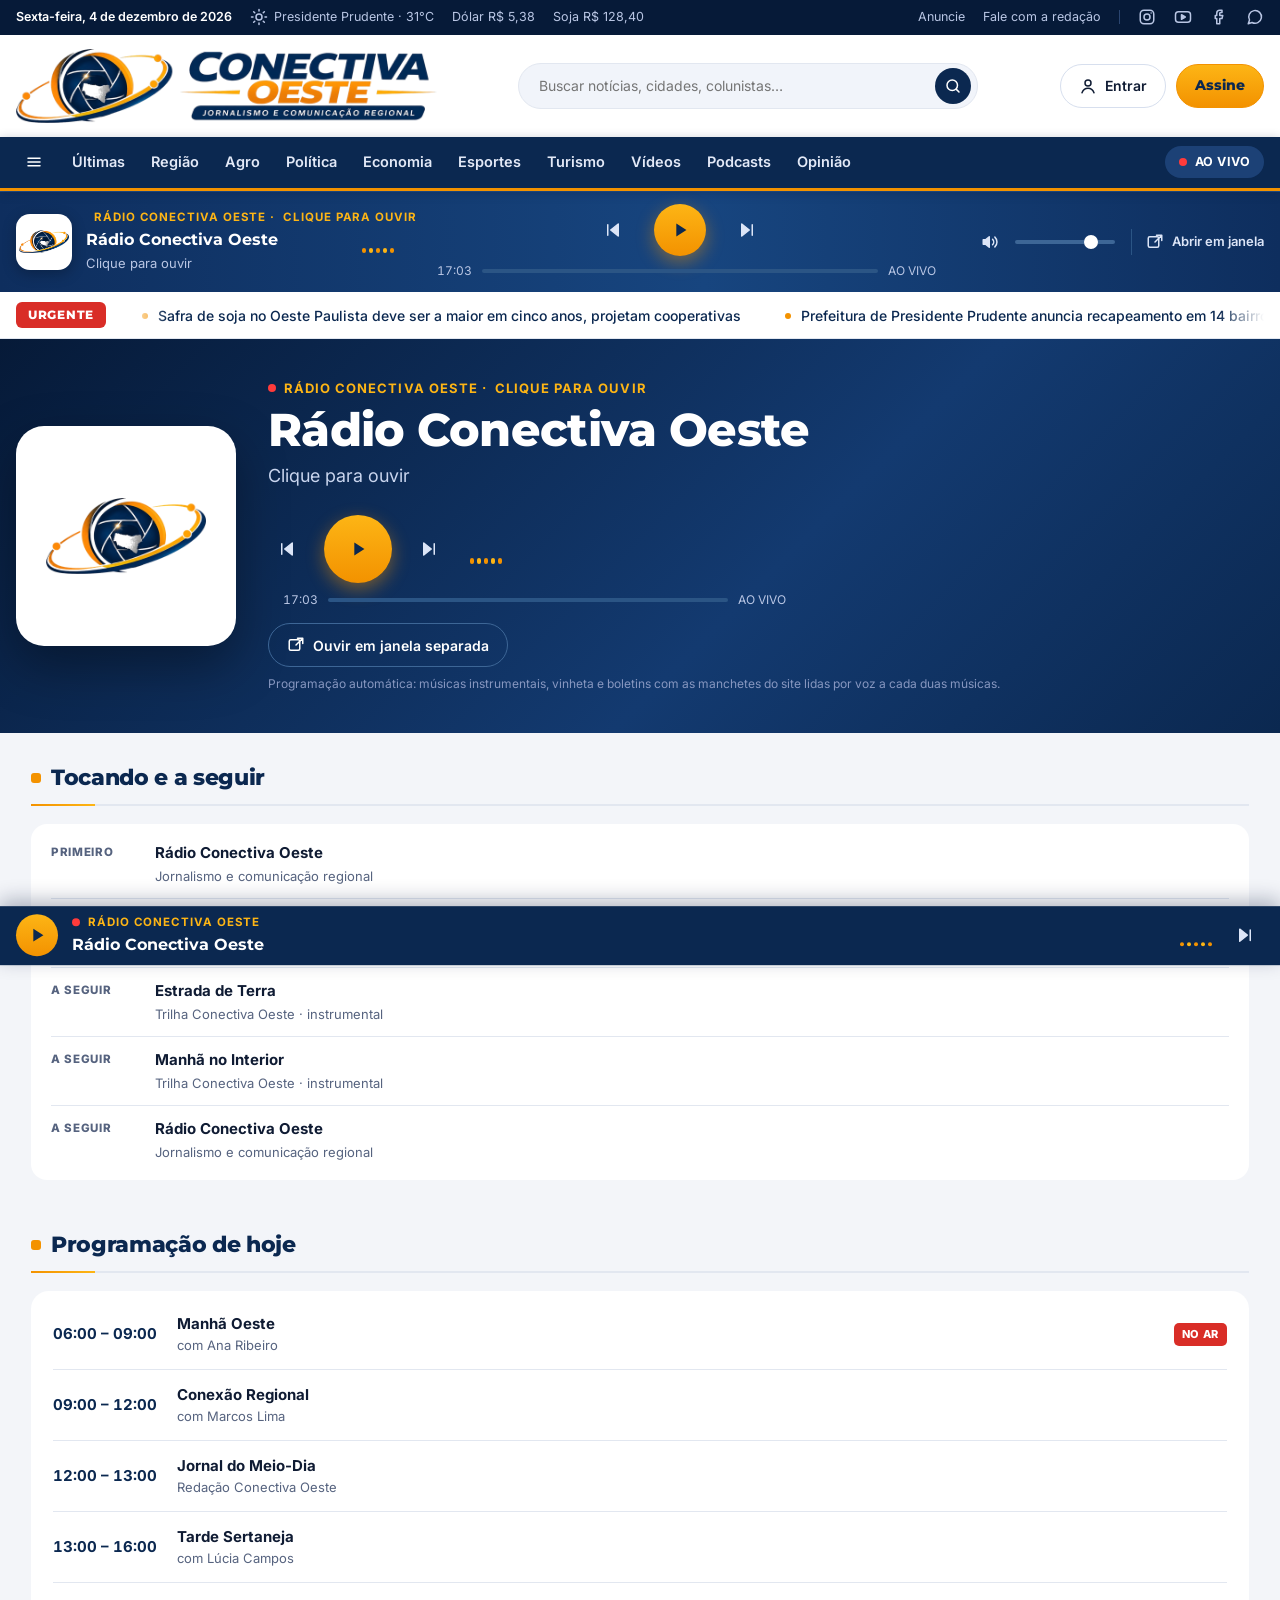
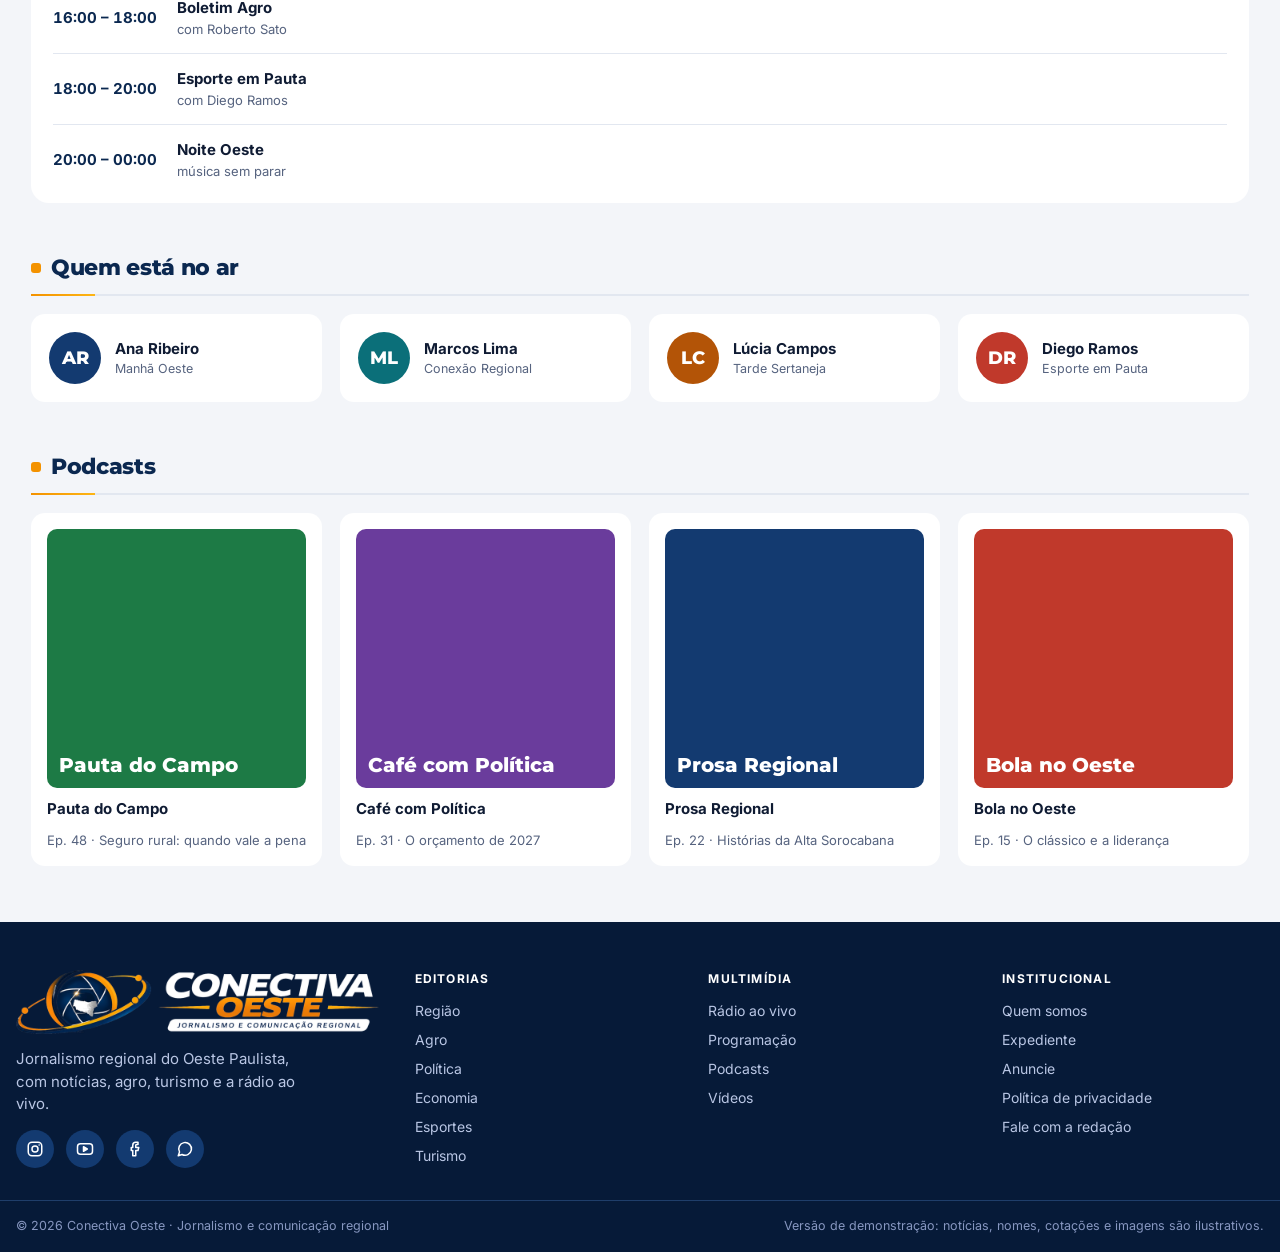
<file: ao-vivo.html>
<!doctype html>
<html lang="pt-BR">
<head>
<meta charset="utf-8">
<meta name="viewport" content="width=device-width, initial-scale=1, viewport-fit=cover">
<title>Rádio Conectiva Oeste — ao vivo</title>
<meta name="description" content="Ouça a Rádio Conectiva Oeste ao vivo, com programação e podcasts.">
<meta name="claude:viewport-fit-sides" content="cover">
<link rel="preconnect" href="https://fonts.googleapis.com">
<link rel="stylesheet" href="https://fonts.googleapis.com/css2?family=Montserrat:ital,wght@0,600;0,700;0,800;1,600&amp;family=Inter:wght@400;500;600;700&amp;family=Source+Serif+4:ital,opsz,wght@0,8..60,400;0,8..60,600;1,8..60,400;1,8..60,600&amp;display=swap">
<link rel="stylesheet" href="style.css">
</head>
<body>
<header>
  <div class="util"><div class="wrap">
    <div class="util-l"><strong data-today>Hoje</strong><span style="display:inline-flex;align-items:center;gap:6px"><svg class="ico" width="15" height="15" viewBox="0 0 24 24" fill="none" stroke="currentColor" stroke-width="2" stroke-linecap="round" stroke-linejoin="round" aria-hidden="true"><circle cx="12" cy="12" r="4"/><path d="M12 2v2M12 20v2M4.9 4.9l1.4 1.4M17.7 17.7l1.4 1.4M2 12h2M20 12h2M4.9 19.1l1.4-1.4M17.7 6.3l1.4-1.4"/></svg> Presidente Prudente · 31°C</span><span>Dólar R$ 5,38</span><span>Soja R$ 128,40</span></div>
    <div class="util-r"><a href="#">Anuncie</a><a href="#">Fale com a redação</a><span class="sep"></span>
      <a class="soc" href="#" aria-label="Instagram"><svg class="ico" width="16" height="16" viewBox="0 0 24 24" fill="none" stroke="currentColor" stroke-width="2" stroke-linecap="round" stroke-linejoin="round" aria-hidden="true"><rect x="3" y="3" width="18" height="18" rx="5"/><circle cx="12" cy="12" r="4"/><path d="M17.5 6.5h.01"/></svg></a><a class="soc" href="#" aria-label="YouTube"><svg class="ico" width="16" height="16" viewBox="0 0 24 24" fill="none" stroke="currentColor" stroke-width="2" stroke-linecap="round" stroke-linejoin="round" aria-hidden="true"><rect x="2" y="5" width="20" height="14" rx="4"/><path d="M10 9l5 3-5 3V9z" fill="currentColor"/></svg></a><a class="soc" href="#" aria-label="Facebook"><svg class="ico" width="16" height="16" viewBox="0 0 24 24" fill="none" stroke="currentColor" stroke-width="2" stroke-linecap="round" stroke-linejoin="round" aria-hidden="true"><path d="M15 3h-2a4 4 0 0 0-4 4v3H7v4h2v7h4v-7h3l1-4h-4V7a1 1 0 0 1 1-1h2V3z"/></svg></a><a class="soc" href="#" aria-label="WhatsApp"><svg class="ico" width="16" height="16" viewBox="0 0 24 24" fill="none" stroke="currentColor" stroke-width="2" stroke-linecap="round" stroke-linejoin="round" aria-hidden="true"><path d="M3 21l1.7-5A8.5 8.5 0 1 1 8 19.3L3 21z"/></svg></a></div>
  </div></div>
  <div class="brand"><div class="wrap">
    <a class="logo" href="./" aria-label="Conectiva Oeste — página inicial"><img src="logo-conectiva.png" alt="Conectiva Oeste — Jornalismo e comunicação regional" width="398" height="70"></a>
    <form class="search" role="search"><label class="sr" for="q">Buscar no site</label><input id="q" type="search" placeholder="Buscar notícias, cidades, colunistas…"><button type="submit" aria-label="Buscar"><svg class="ico" width="16" height="16" viewBox="0 0 24 24" fill="none" stroke="currentColor" stroke-width="2" stroke-linecap="round" stroke-linejoin="round" aria-hidden="true"><circle cx="11" cy="11" r="7"/><path d="M20 20l-3.5-3.5"/></svg></button></form>
    <div class="acct"><a class="btn" href="#"><svg class="ico" width="17" height="17" viewBox="0 0 24 24" fill="none" stroke="currentColor" stroke-width="2" stroke-linecap="round" stroke-linejoin="round" aria-hidden="true"><circle cx="12" cy="8" r="4"/><path d="M4 21c1.5-4 4.5-6 8-6s6.5 2 8 6"/></svg><span>Entrar</span></a><a class="btn btn-or" href="#">Assine</a></div>
  </div></div>
</header>
<nav class="nav" aria-label="Editorias"><div class="wrap">
  <button class="burger" type="button" aria-label="Abrir menu" data-menu-open><svg class="ico" width="22" height="22" viewBox="0 0 24 24" fill="none" stroke="currentColor" stroke-width="2" stroke-linecap="round" stroke-linejoin="round" aria-hidden="true"><path d="M4 7h16M4 12h16M4 17h16"/></svg></button>
  <div class="nav-scroll"><a href="index.html#ultimas">Últimas</a><a href="regiao.html">Região</a><a href="agro.html">Agro</a><a href="politica.html">Política</a><a href="economia.html">Economia</a><a href="esportes.html">Esportes</a><a href="turismo.html">Turismo</a><a href="index.html#videos">Vídeos</a><a href="ao-vivo.html#podcasts">Podcasts</a><a href="index.html#opiniao">Opinião</a></div>
  <a class="livebtn" href="ao-vivo.html"><span class="dot-live"></span>AO VIVO</a>
</div></nav>
<section class="player" aria-label="Rádio Conectiva Oeste"><div class="wrap">
  <div class="pl-now">
    <div class="pl-art"><img src="emblema.png" alt=""></div>
    <div class="pl-meta"><div class="pl-kicker"><span class="dot-live"></span>Rádio Conectiva Oeste · <span data-pl="status">Clique para ouvir</span></div><div class="pl-title" data-pl="title">Estrada de Terra</div><div class="pl-artist" data-pl="artist">Trio Interior</div></div>
    <div class="eq" aria-hidden="true"><span></span><span></span><span></span><span></span><span></span></div>
  </div>
  <div class="pl-ctl">
    <div class="pl-btns"><button class="ib" type="button" data-pl="prev" aria-label="Faixa anterior"><svg class="ico" width="20" height="20" viewBox="0 0 24 24" fill="none" stroke="currentColor" stroke-width="2" stroke-linecap="round" stroke-linejoin="round" aria-hidden="true"><path d="M19 20L9 12l10-8v16z" fill="currentColor"/><path d="M5 19V5"/></svg></button><button class="pp" type="button" data-pl="toggle" aria-label="Ouvir rádio"><svg class="i-play" width="22" height="22" viewBox="0 0 24 24" aria-hidden="true"><path d="M8 5l11 7-11 7V5z" fill="currentColor"/></svg><svg class="i-pause" width="22" height="22" viewBox="0 0 24 24" aria-hidden="true"><rect x="6" y="5" width="4" height="14" rx="1" fill="currentColor"/><rect x="14" y="5" width="4" height="14" rx="1" fill="currentColor"/></svg></button><button class="ib" type="button" data-pl="next" aria-label="Próxima faixa"><svg class="ico" width="20" height="20" viewBox="0 0 24 24" fill="none" stroke="currentColor" stroke-width="2" stroke-linecap="round" stroke-linejoin="round" aria-hidden="true"><path d="M5 4l10 8-10 8V4z" fill="currentColor"/><path d="M19 5v14"/></svg></button></div>
    <div class="pl-bar"><span data-pl="elapsed">0:00</span><div class="pl-track"><div class="pl-fill" data-pl="fill"></div></div><span data-pl="dur">3:34</span></div>
  </div>
  <div class="pl-side"><span style="display:inline-flex;color:#DCE5F7"><svg class="ico" width="20" height="20" viewBox="0 0 24 24" fill="none" stroke="currentColor" stroke-width="2" stroke-linecap="round" stroke-linejoin="round" aria-hidden="true"><path d="M11 5L6 9H3v6h3l5 4V5z" fill="currentColor"/><path d="M15.5 8.5a5 5 0 0 1 0 7M18.5 5.5a9 9 0 0 1 0 13"/></svg></span><label class="sr" for="vol">Volume</label><input id="vol" class="vol" type="range" min="0" max="100" value="70" data-pl="vol"><span class="sep"></span><a href="player.html" data-pl="popup" title="Continue ouvindo enquanto navega"><svg class="ico" width="18" height="18" viewBox="0 0 24 24" fill="none" stroke="currentColor" stroke-width="2" stroke-linecap="round" stroke-linejoin="round" aria-hidden="true"><rect x="3" y="5" width="14" height="14" rx="2"/><path d="M14 3h7v7M21 3l-9 9"/></svg>Abrir em janela</a></div>
</div></section>
<div class="ticker"><div class="wrap"><span class="tag-urg">URGENTE</span><div class="tkw"><div class="tk"><a href="noticia.html">Safra de soja no Oeste Paulista deve ser a maior em cinco anos, projetam cooperativas</a><a href="noticia.html">Prefeitura de Presidente Prudente anuncia recapeamento em 14 bairros a partir de dezembro</a><a href="noticia.html">Rio Paraná tem temporada de pesca aberta e movimenta pousadas do Pontal</a><a href="noticia.html">Prudentino vence clássico regional e assume a liderança do campeonato</a><a href="noticia.html">Comércio do Oeste Paulista prevê contratar mais temporários no fim de ano</a><a href="noticia.html">Câmara de Presidente Prudente aprova orçamento de 2027 em primeira votação</a><a href="noticia.html">Preço do boi gordo sobe pela terceira semana seguida em São Paulo</a><a href="noticia.html">Safra de soja no Oeste Paulista deve ser a maior em cinco anos, projetam cooperativas</a><a href="noticia.html">Prefeitura de Presidente Prudente anuncia recapeamento em 14 bairros a partir de dezembro</a><a href="noticia.html">Rio Paraná tem temporada de pesca aberta e movimenta pousadas do Pontal</a><a href="noticia.html">Prudentino vence clássico regional e assume a liderança do campeonato</a><a href="noticia.html">Comércio do Oeste Paulista prevê contratar mais temporários no fim de ano</a><a href="noticia.html">Câmara de Presidente Prudente aprova orçamento de 2027 em primeira votação</a><a href="noticia.html">Preço do boi gordo sobe pela terceira semana seguida em São Paulo</a></div></div></div></div>
<div class="drawer" id="drawer" hidden><div class="drawer-bg" data-menu-close></div><div class="drawer-panel" role="dialog" aria-label="Menu"><button class="drawer-close" type="button" aria-label="Fechar menu" data-menu-close><svg class="ico" width="18" height="18" viewBox="0 0 24 24" fill="none" stroke="currentColor" stroke-width="2" stroke-linecap="round" stroke-linejoin="round" aria-hidden="true"><path d="M6 6l12 12M18 6L6 18"/></svg></button><img src="logo-conectiva-negativo.png" alt="Conectiva Oeste" style="width:220px;margin:4px 0 14px"><a href="index.html#ultimas">Últimas</a><a href="regiao.html">Região</a><a href="agro.html">Agro</a><a href="politica.html">Política</a><a href="economia.html">Economia</a><a href="esportes.html">Esportes</a><a href="turismo.html">Turismo</a><a href="index.html#videos">Vídeos</a><a href="ao-vivo.html#podcasts">Podcasts</a><a href="index.html#opiniao">Opinião</a><a href="ao-vivo.html">Rádio ao vivo</a><a href="#">Anuncie</a><a href="#">Fale com a redação</a></div></div>
<section class="live-hero"><div class="wrap">
  <div class="live-art"><img src="emblema.png" alt=""></div>
  <div style="min-width:0;display:flex;flex-direction:column;gap:8px">
    <span class="pl-kicker"><span class="dot-live"></span>Rádio Conectiva Oeste · <span data-pl="status">Clique para ouvir</span></span>
    <h1 data-pl="title">Estrada de Terra</h1><div style="font-size:18px;color:#C9D5EE" data-pl="artist">Trio Interior</div>
    <div class="lh-ctl"><button class="ib" type="button" data-pl="prev" aria-label="Faixa anterior"><svg class="ico" width="22" height="22" viewBox="0 0 24 24" fill="none" stroke="currentColor" stroke-width="2" stroke-linecap="round" stroke-linejoin="round" aria-hidden="true"><path d="M19 20L9 12l10-8v16z" fill="currentColor"/><path d="M5 19V5"/></svg></button><button class="pp" type="button" data-pl="toggle" aria-label="Ouvir rádio"><svg class="i-play" width="22" height="22" viewBox="0 0 24 24" aria-hidden="true"><path d="M8 5l11 7-11 7V5z" fill="currentColor"/></svg><svg class="i-pause" width="22" height="22" viewBox="0 0 24 24" aria-hidden="true"><rect x="6" y="5" width="4" height="14" rx="1" fill="currentColor"/><rect x="14" y="5" width="4" height="14" rx="1" fill="currentColor"/></svg></button><button class="ib" type="button" data-pl="next" aria-label="Próxima faixa"><svg class="ico" width="22" height="22" viewBox="0 0 24 24" fill="none" stroke="currentColor" stroke-width="2" stroke-linecap="round" stroke-linejoin="round" aria-hidden="true"><path d="M5 4l10 8-10 8V4z" fill="currentColor"/><path d="M19 5v14"/></svg></button><div class="eq" aria-hidden="true" style="height:30px"><span></span><span></span><span></span><span></span><span></span></div></div>
    <div class="pl-bar" style="max-width:520px"><span data-pl="elapsed">0:00</span><div class="pl-track"><div class="pl-fill" data-pl="fill"></div></div><span data-pl="dur">3:34</span></div>
    <div style="display:flex;flex-wrap:wrap;gap:12px;margin-top:6px"><a class="btn" href="player.html" data-pl="popup" style="background:transparent;color:#fff;border-color:#3D6696"><svg class="ico" width="17" height="17" viewBox="0 0 24 24" fill="none" stroke="currentColor" stroke-width="2" stroke-linecap="round" stroke-linejoin="round" aria-hidden="true"><rect x="3" y="5" width="14" height="14" rx="2"/><path d="M14 3h7v7M21 3l-9 9"/></svg>Ouvir em janela separada</a></div>
    <span class="demo-note">Programação automática: músicas instrumentais, vinheta e boletins com as manchetes do site lidas por voz a cada duas músicas.</span>
  </div>
</div></section>
<main><div class="wrap" style="display:flex;flex-direction:column;gap:48px">
<section><div class="sec-h"><h2>Tocando e a seguir</h2></div><ol class="queue" data-pl="queue"></ol></section>
<section><div class="sec-h" id="programacao"><h2>Programação de hoje</h2></div><div class="sched"><ul><li><time>06:00 – 09:00</time><div><div class="p">Manhã Oeste</div><div class="h">com Ana Ribeiro</div></div><span class="now-tag">NO AR</span></li><li><time>09:00 – 12:00</time><div><div class="p">Conexão Regional</div><div class="h">com Marcos Lima</div></div><span></span></li><li><time>12:00 – 13:00</time><div><div class="p">Jornal do Meio-Dia</div><div class="h">Redação Conectiva Oeste</div></div><span></span></li><li><time>13:00 – 16:00</time><div><div class="p">Tarde Sertaneja</div><div class="h">com Lúcia Campos</div></div><span></span></li><li><time>16:00 – 18:00</time><div><div class="p">Boletim Agro</div><div class="h">com Roberto Sato</div></div><span></span></li><li><time>18:00 – 20:00</time><div><div class="p">Esporte em Pauta</div><div class="h">com Diego Ramos</div></div><span></span></li><li><time>20:00 – 00:00</time><div><div class="p">Noite Oeste</div><div class="h">música sem parar</div></div><span></span></li></ul></div></section>
<section><div class="sec-h"><h2>Quem está no ar</h2></div><div class="hosts"><div class="host"><span class="av" style="background:#133A70">AR</span><div><div style="font-weight:700">Ana Ribeiro</div><div class="meta">Manhã Oeste</div></div></div><div class="host"><span class="av" style="background:#0B6F79">ML</span><div><div style="font-weight:700">Marcos Lima</div><div class="meta">Conexão Regional</div></div></div><div class="host"><span class="av" style="background:#B35407">LC</span><div><div style="font-weight:700">Lúcia Campos</div><div class="meta">Tarde Sertaneja</div></div></div><div class="host"><span class="av" style="background:#C0392B">DR</span><div><div style="font-weight:700">Diego Ramos</div><div class="meta">Esporte em Pauta</div></div></div></div></section>
<section><div class="sec-h" id="podcasts"><h2>Podcasts</h2></div><div class="pods"><a class="pod" href="#"><div class="cover" style="background:#1D7A45">Pauta do Campo</div><div style="font-weight:700">Pauta do Campo</div><div class="ep">Ep. 48 · Seguro rural: quando vale a pena</div></a><a class="pod" href="#"><div class="cover" style="background:#6A3C9C">Café com Política</div><div style="font-weight:700">Café com Política</div><div class="ep">Ep. 31 · O orçamento de 2027</div></a><a class="pod" href="#"><div class="cover" style="background:#133A70">Prosa Regional</div><div style="font-weight:700">Prosa Regional</div><div class="ep">Ep. 22 · Histórias da Alta Sorocabana</div></a><a class="pod" href="#"><div class="cover" style="background:#C0392B">Bola no Oeste</div><div style="font-weight:700">Bola no Oeste</div><div class="ep">Ep. 15 · O clássico e a liderança</div></a></div></section>
</div></main>
<div class="mini" aria-label="Rádio (mini player)"><div class="wrap">
  <button class="pp" type="button" data-pl="toggle" aria-label="Ouvir rádio"><svg class="i-play" width="22" height="22" viewBox="0 0 24 24" aria-hidden="true"><path d="M8 5l11 7-11 7V5z" fill="currentColor"/></svg><svg class="i-pause" width="22" height="22" viewBox="0 0 24 24" aria-hidden="true"><rect x="6" y="5" width="4" height="14" rx="1" fill="currentColor"/><rect x="14" y="5" width="4" height="14" rx="1" fill="currentColor"/></svg></button>
  <div class="pl-meta"><div class="pl-kicker"><span class="dot-live"></span>Rádio Conectiva Oeste</div><div class="pl-title" data-pl="title">Estrada de Terra</div></div>
  <div class="eq" aria-hidden="true"><span></span><span></span><span></span><span></span><span></span></div>
  <button class="ib" type="button" data-pl="next" aria-label="Próxima faixa"><svg class="ico" width="20" height="20" viewBox="0 0 24 24" fill="none" stroke="currentColor" stroke-width="2" stroke-linecap="round" stroke-linejoin="round" aria-hidden="true"><path d="M5 4l10 8-10 8V4z" fill="currentColor"/><path d="M19 5v14"/></svg></button>
</div></div>
<footer><div class="wrap top">
  <div><img src="logo-conectiva-negativo.png" alt="Conectiva Oeste — Jornalismo e comunicação regional" width="410" height="72"><p style="max-width:34ch;margin:14px 0 0">Jornalismo regional do Oeste Paulista, com notícias, agro, turismo e a rádio ao vivo.</p>
    <div class="socs"><a href="#" aria-label="Instagram"><svg class="ico" width="17" height="17" viewBox="0 0 24 24" fill="none" stroke="currentColor" stroke-width="2" stroke-linecap="round" stroke-linejoin="round" aria-hidden="true"><rect x="3" y="3" width="18" height="18" rx="5"/><circle cx="12" cy="12" r="4"/><path d="M17.5 6.5h.01"/></svg></a><a href="#" aria-label="YouTube"><svg class="ico" width="17" height="17" viewBox="0 0 24 24" fill="none" stroke="currentColor" stroke-width="2" stroke-linecap="round" stroke-linejoin="round" aria-hidden="true"><rect x="2" y="5" width="20" height="14" rx="4"/><path d="M10 9l5 3-5 3V9z" fill="currentColor"/></svg></a><a href="#" aria-label="Facebook"><svg class="ico" width="17" height="17" viewBox="0 0 24 24" fill="none" stroke="currentColor" stroke-width="2" stroke-linecap="round" stroke-linejoin="round" aria-hidden="true"><path d="M15 3h-2a4 4 0 0 0-4 4v3H7v4h2v7h4v-7h3l1-4h-4V7a1 1 0 0 1 1-1h2V3z"/></svg></a><a href="#" aria-label="WhatsApp"><svg class="ico" width="17" height="17" viewBox="0 0 24 24" fill="none" stroke="currentColor" stroke-width="2" stroke-linecap="round" stroke-linejoin="round" aria-hidden="true"><path d="M3 21l1.7-5A8.5 8.5 0 1 1 8 19.3L3 21z"/></svg></a></div></div>
  <div><h4>Editorias</h4><ul><li><a href="regiao.html">Região</a></li><li><a href="agro.html">Agro</a></li><li><a href="politica.html">Política</a></li><li><a href="economia.html">Economia</a></li><li><a href="esportes.html">Esportes</a></li><li><a href="turismo.html">Turismo</a></li></ul></div>
  <div><h4>Multimídia</h4><ul><li><a href="ao-vivo.html">Rádio ao vivo</a></li><li><a href="ao-vivo.html#programacao">Programação</a></li><li><a href="ao-vivo.html#podcasts">Podcasts</a></li><li><a href="./#videos">Vídeos</a></li></ul></div>
  <div><h4>Institucional</h4><ul><li><a href="#">Quem somos</a></li><li><a href="#">Expediente</a></li><li><a href="#">Anuncie</a></li><li><a href="#">Política de privacidade</a></li><li><a href="#">Fale com a redação</a></li></ul></div>
</div>
<div class="bottom"><div class="wrap"><span>© 2026 Conectiva Oeste · Jornalismo e comunicação regional</span><span>Versão de demonstração: notícias, nomes, cotações e imagens são ilustrativos.</span></div></div></footer>
<script src="app.js" data-media=""></script>
</body>
</html>
</file>
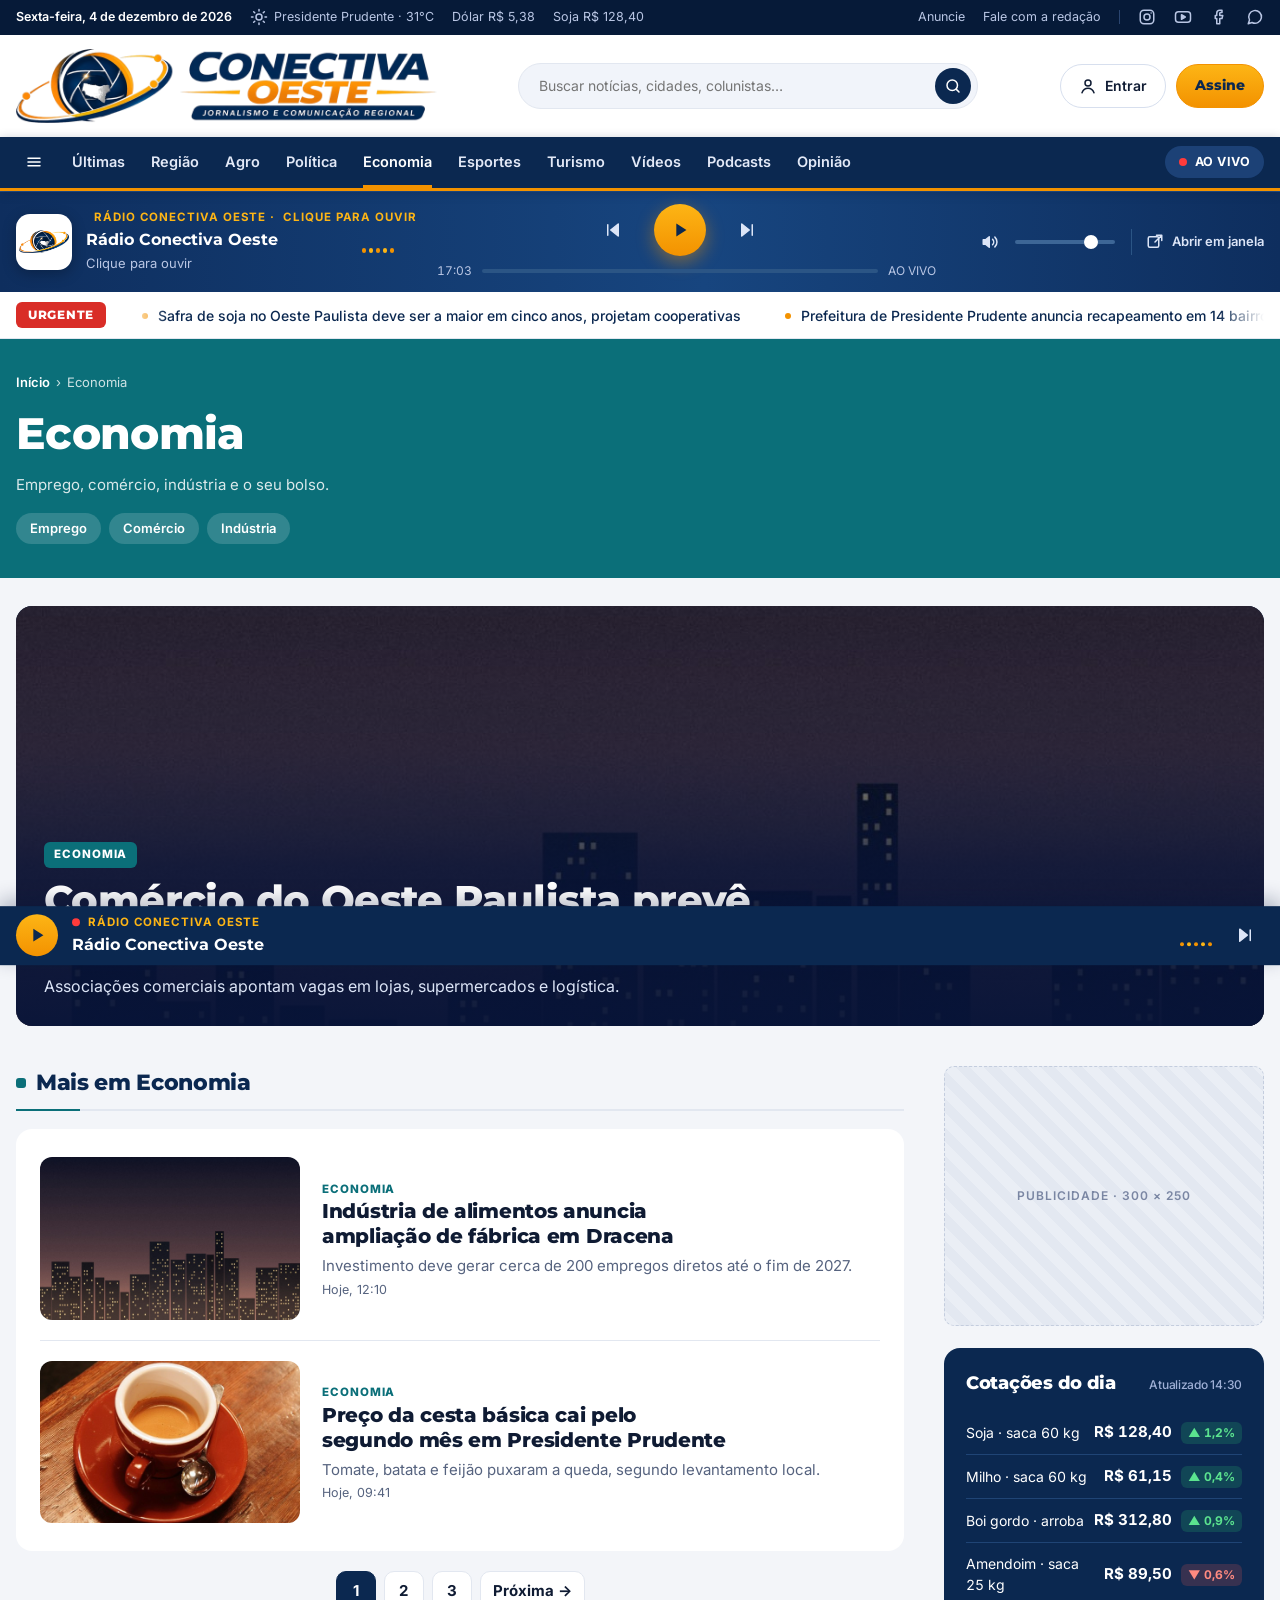
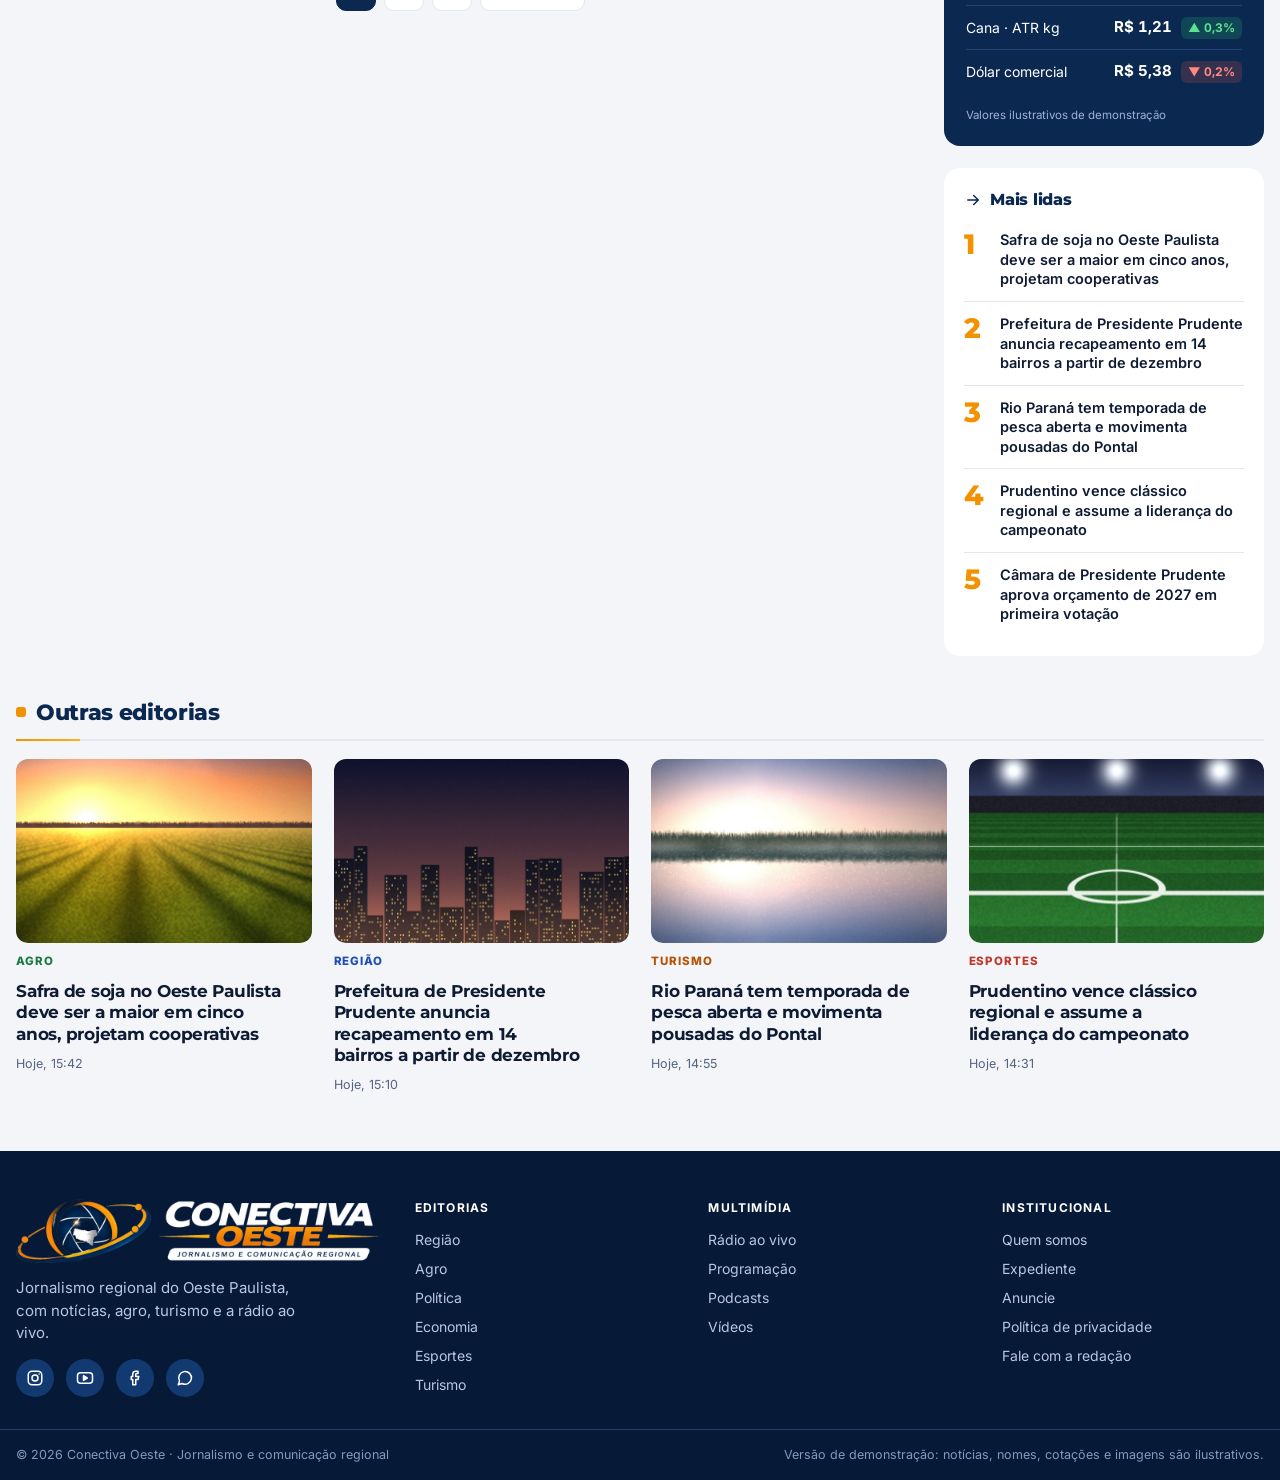
<file: economia.html>
<!doctype html>
<html lang="pt-BR">
<head>
<meta charset="utf-8">
<meta name="viewport" content="width=device-width, initial-scale=1, viewport-fit=cover">
<title>Economia — Conectiva Oeste</title>
<meta name="description" content="Emprego, comércio, indústria e o seu bolso.">
<meta name="claude:viewport-fit-sides" content="cover">
<link rel="preconnect" href="https://fonts.googleapis.com">
<link rel="stylesheet" href="https://fonts.googleapis.com/css2?family=Montserrat:ital,wght@0,600;0,700;0,800;1,600&amp;family=Inter:wght@400;500;600;700&amp;family=Source+Serif+4:ital,opsz,wght@0,8..60,400;0,8..60,600;1,8..60,400;1,8..60,600&amp;display=swap">
<link rel="stylesheet" href="style.css">
</head>
<body>
<header>
  <div class="util"><div class="wrap">
    <div class="util-l"><strong data-today>Hoje</strong><span style="display:inline-flex;align-items:center;gap:6px"><svg class="ico" width="15" height="15" viewBox="0 0 24 24" fill="none" stroke="currentColor" stroke-width="2" stroke-linecap="round" stroke-linejoin="round" aria-hidden="true"><circle cx="12" cy="12" r="4"/><path d="M12 2v2M12 20v2M4.9 4.9l1.4 1.4M17.7 17.7l1.4 1.4M2 12h2M20 12h2M4.9 19.1l1.4-1.4M17.7 6.3l1.4-1.4"/></svg> Presidente Prudente · 31°C</span><span>Dólar R$ 5,38</span><span>Soja R$ 128,40</span></div>
    <div class="util-r"><a href="#">Anuncie</a><a href="#">Fale com a redação</a><span class="sep"></span>
      <a class="soc" href="#" aria-label="Instagram"><svg class="ico" width="16" height="16" viewBox="0 0 24 24" fill="none" stroke="currentColor" stroke-width="2" stroke-linecap="round" stroke-linejoin="round" aria-hidden="true"><rect x="3" y="3" width="18" height="18" rx="5"/><circle cx="12" cy="12" r="4"/><path d="M17.5 6.5h.01"/></svg></a><a class="soc" href="#" aria-label="YouTube"><svg class="ico" width="16" height="16" viewBox="0 0 24 24" fill="none" stroke="currentColor" stroke-width="2" stroke-linecap="round" stroke-linejoin="round" aria-hidden="true"><rect x="2" y="5" width="20" height="14" rx="4"/><path d="M10 9l5 3-5 3V9z" fill="currentColor"/></svg></a><a class="soc" href="#" aria-label="Facebook"><svg class="ico" width="16" height="16" viewBox="0 0 24 24" fill="none" stroke="currentColor" stroke-width="2" stroke-linecap="round" stroke-linejoin="round" aria-hidden="true"><path d="M15 3h-2a4 4 0 0 0-4 4v3H7v4h2v7h4v-7h3l1-4h-4V7a1 1 0 0 1 1-1h2V3z"/></svg></a><a class="soc" href="#" aria-label="WhatsApp"><svg class="ico" width="16" height="16" viewBox="0 0 24 24" fill="none" stroke="currentColor" stroke-width="2" stroke-linecap="round" stroke-linejoin="round" aria-hidden="true"><path d="M3 21l1.7-5A8.5 8.5 0 1 1 8 19.3L3 21z"/></svg></a></div>
  </div></div>
  <div class="brand"><div class="wrap">
    <a class="logo" href="./" aria-label="Conectiva Oeste — página inicial"><img src="logo-conectiva.png" alt="Conectiva Oeste — Jornalismo e comunicação regional" width="398" height="70"></a>
    <form class="search" role="search"><label class="sr" for="q">Buscar no site</label><input id="q" type="search" placeholder="Buscar notícias, cidades, colunistas…"><button type="submit" aria-label="Buscar"><svg class="ico" width="16" height="16" viewBox="0 0 24 24" fill="none" stroke="currentColor" stroke-width="2" stroke-linecap="round" stroke-linejoin="round" aria-hidden="true"><circle cx="11" cy="11" r="7"/><path d="M20 20l-3.5-3.5"/></svg></button></form>
    <div class="acct"><a class="btn" href="#"><svg class="ico" width="17" height="17" viewBox="0 0 24 24" fill="none" stroke="currentColor" stroke-width="2" stroke-linecap="round" stroke-linejoin="round" aria-hidden="true"><circle cx="12" cy="8" r="4"/><path d="M4 21c1.5-4 4.5-6 8-6s6.5 2 8 6"/></svg><span>Entrar</span></a><a class="btn btn-or" href="#">Assine</a></div>
  </div></div>
</header>
<nav class="nav" aria-label="Editorias"><div class="wrap">
  <button class="burger" type="button" aria-label="Abrir menu" data-menu-open><svg class="ico" width="22" height="22" viewBox="0 0 24 24" fill="none" stroke="currentColor" stroke-width="2" stroke-linecap="round" stroke-linejoin="round" aria-hidden="true"><path d="M4 7h16M4 12h16M4 17h16"/></svg></button>
  <div class="nav-scroll"><a href="index.html#ultimas">Últimas</a><a href="regiao.html">Região</a><a href="agro.html">Agro</a><a href="politica.html">Política</a><a href="economia.html" aria-current="page">Economia</a><a href="esportes.html">Esportes</a><a href="turismo.html">Turismo</a><a href="index.html#videos">Vídeos</a><a href="ao-vivo.html#podcasts">Podcasts</a><a href="index.html#opiniao">Opinião</a></div>
  <a class="livebtn" href="ao-vivo.html"><span class="dot-live"></span>AO VIVO</a>
</div></nav>
<section class="player" aria-label="Rádio Conectiva Oeste"><div class="wrap">
  <div class="pl-now">
    <div class="pl-art"><img src="emblema.png" alt=""></div>
    <div class="pl-meta"><div class="pl-kicker"><span class="dot-live"></span>Rádio Conectiva Oeste · <span data-pl="status">Clique para ouvir</span></div><div class="pl-title" data-pl="title">Estrada de Terra</div><div class="pl-artist" data-pl="artist">Trio Interior</div></div>
    <div class="eq" aria-hidden="true"><span></span><span></span><span></span><span></span><span></span></div>
  </div>
  <div class="pl-ctl">
    <div class="pl-btns"><button class="ib" type="button" data-pl="prev" aria-label="Faixa anterior"><svg class="ico" width="20" height="20" viewBox="0 0 24 24" fill="none" stroke="currentColor" stroke-width="2" stroke-linecap="round" stroke-linejoin="round" aria-hidden="true"><path d="M19 20L9 12l10-8v16z" fill="currentColor"/><path d="M5 19V5"/></svg></button><button class="pp" type="button" data-pl="toggle" aria-label="Ouvir rádio"><svg class="i-play" width="22" height="22" viewBox="0 0 24 24" aria-hidden="true"><path d="M8 5l11 7-11 7V5z" fill="currentColor"/></svg><svg class="i-pause" width="22" height="22" viewBox="0 0 24 24" aria-hidden="true"><rect x="6" y="5" width="4" height="14" rx="1" fill="currentColor"/><rect x="14" y="5" width="4" height="14" rx="1" fill="currentColor"/></svg></button><button class="ib" type="button" data-pl="next" aria-label="Próxima faixa"><svg class="ico" width="20" height="20" viewBox="0 0 24 24" fill="none" stroke="currentColor" stroke-width="2" stroke-linecap="round" stroke-linejoin="round" aria-hidden="true"><path d="M5 4l10 8-10 8V4z" fill="currentColor"/><path d="M19 5v14"/></svg></button></div>
    <div class="pl-bar"><span data-pl="elapsed">0:00</span><div class="pl-track"><div class="pl-fill" data-pl="fill"></div></div><span data-pl="dur">3:34</span></div>
  </div>
  <div class="pl-side"><span style="display:inline-flex;color:#DCE5F7"><svg class="ico" width="20" height="20" viewBox="0 0 24 24" fill="none" stroke="currentColor" stroke-width="2" stroke-linecap="round" stroke-linejoin="round" aria-hidden="true"><path d="M11 5L6 9H3v6h3l5 4V5z" fill="currentColor"/><path d="M15.5 8.5a5 5 0 0 1 0 7M18.5 5.5a9 9 0 0 1 0 13"/></svg></span><label class="sr" for="vol">Volume</label><input id="vol" class="vol" type="range" min="0" max="100" value="70" data-pl="vol"><span class="sep"></span><a href="player.html" data-pl="popup" title="Continue ouvindo enquanto navega"><svg class="ico" width="18" height="18" viewBox="0 0 24 24" fill="none" stroke="currentColor" stroke-width="2" stroke-linecap="round" stroke-linejoin="round" aria-hidden="true"><rect x="3" y="5" width="14" height="14" rx="2"/><path d="M14 3h7v7M21 3l-9 9"/></svg>Abrir em janela</a></div>
</div></section>
<div class="ticker"><div class="wrap"><span class="tag-urg">URGENTE</span><div class="tkw"><div class="tk"><a href="noticia.html">Safra de soja no Oeste Paulista deve ser a maior em cinco anos, projetam cooperativas</a><a href="noticia.html">Prefeitura de Presidente Prudente anuncia recapeamento em 14 bairros a partir de dezembro</a><a href="noticia.html">Rio Paraná tem temporada de pesca aberta e movimenta pousadas do Pontal</a><a href="noticia.html">Prudentino vence clássico regional e assume a liderança do campeonato</a><a href="noticia.html">Comércio do Oeste Paulista prevê contratar mais temporários no fim de ano</a><a href="noticia.html">Câmara de Presidente Prudente aprova orçamento de 2027 em primeira votação</a><a href="noticia.html">Preço do boi gordo sobe pela terceira semana seguida em São Paulo</a><a href="noticia.html">Safra de soja no Oeste Paulista deve ser a maior em cinco anos, projetam cooperativas</a><a href="noticia.html">Prefeitura de Presidente Prudente anuncia recapeamento em 14 bairros a partir de dezembro</a><a href="noticia.html">Rio Paraná tem temporada de pesca aberta e movimenta pousadas do Pontal</a><a href="noticia.html">Prudentino vence clássico regional e assume a liderança do campeonato</a><a href="noticia.html">Comércio do Oeste Paulista prevê contratar mais temporários no fim de ano</a><a href="noticia.html">Câmara de Presidente Prudente aprova orçamento de 2027 em primeira votação</a><a href="noticia.html">Preço do boi gordo sobe pela terceira semana seguida em São Paulo</a></div></div></div></div>
<div class="drawer" id="drawer" hidden><div class="drawer-bg" data-menu-close></div><div class="drawer-panel" role="dialog" aria-label="Menu"><button class="drawer-close" type="button" aria-label="Fechar menu" data-menu-close><svg class="ico" width="18" height="18" viewBox="0 0 24 24" fill="none" stroke="currentColor" stroke-width="2" stroke-linecap="round" stroke-linejoin="round" aria-hidden="true"><path d="M6 6l12 12M18 6L6 18"/></svg></button><img src="logo-conectiva-negativo.png" alt="Conectiva Oeste" style="width:220px;margin:4px 0 14px"><a href="index.html#ultimas">Últimas</a><a href="regiao.html">Região</a><a href="agro.html">Agro</a><a href="politica.html">Política</a><a href="economia.html">Economia</a><a href="esportes.html">Esportes</a><a href="turismo.html">Turismo</a><a href="index.html#videos">Vídeos</a><a href="ao-vivo.html#podcasts">Podcasts</a><a href="index.html#opiniao">Opinião</a><a href="ao-vivo.html">Rádio ao vivo</a><a href="#">Anuncie</a><a href="#">Fale com a redação</a></div></div>
<div class="ed-head k-economia"><div class="wrap"><nav class="crumbs" aria-label="Você está em" style="color:rgba(255,255,255,.8)"><a href="./" style="color:#fff">Início</a><span>›</span><span>Economia</span></nav><h1>Economia</h1><p>Emprego, comércio, indústria e o seu bolso.</p><div class="ed-sub"><a href="#">Emprego</a><a href="#">Comércio</a><a href="#">Indústria</a></div></div></div>
<main><div class="wrap" style="display:flex;flex-direction:column;gap:40px">
<a class="lead" href="noticia.html" style="min-height:420px"><img src="cidade2.jpg" alt=""><div class="lead-body"><span class="kick" style="background:var(--c-economia)">Economia</span><h1>Comércio do Oeste Paulista prevê contratar mais temporários no fim de ano</h1><p>Associações comerciais apontam vagas em lojas, supermercados e logística.</p></div></a>
<div class="art"><div style="min-width:0"><div class="sec-h k-economia"><h2>Mais em Economia</h2></div><div class="ed-list"><a class="ed-item" href="noticia.html"><div class="thumb"><img src="cidade2.jpg" alt=""></div><div><span class="kick k-economia">Economia</span><h3>Indústria de alimentos anuncia ampliação de fábrica em Dracena</h3><p>Investimento deve gerar cerca de 200 empregos diretos até o fim de 2027.</p><span class="meta">Hoje, 12:10</span></div></a><a class="ed-item" href="noticia.html"><div class="thumb"><img src="cafe.jpg" alt=""></div><div><span class="kick k-economia">Economia</span><h3>Preço da cesta básica cai pelo segundo mês em Presidente Prudente</h3><p>Tomate, batata e feijão puxaram a queda, segundo levantamento local.</p><span class="meta">Hoje, 09:41</span></div></a></div><div class="pager"><span>1</span><a href="#">2</a><a href="#">3</a><a href="#">Próxima →</a></div></div><aside class="side"><div class="ad ad-box">Publicidade · 300 × 250</div><aside class="quotes" aria-label="Cotações">
  <h2>Cotações do dia <small>Atualizado 14:30</small></h2>
  <table class="qt"><tbody>
    <tr><td>Soja · saca 60 kg</td><td>R$ 128,40</td><td><span class="up">▲ 1,2%</span></td></tr>
    <tr><td>Milho · saca 60 kg</td><td>R$ 61,15</td><td><span class="up">▲ 0,4%</span></td></tr>
    <tr><td>Boi gordo · arroba</td><td>R$ 312,80</td><td><span class="up">▲ 0,9%</span></td></tr>
    <tr><td>Amendoim · saca 25 kg</td><td>R$ 89,50</td><td><span class="down">▼ 0,6%</span></td></tr>
    <tr><td>Cana · ATR kg</td><td>R$ 1,21</td><td><span class="up">▲ 0,3%</span></td></tr>
    <tr><td>Dólar comercial</td><td>R$ 5,38</td><td><span class="down">▼ 0,2%</span></td></tr>
  </tbody></table>
  <span class="src">Valores ilustrativos de demonstração</span>
</aside><div class="mostread" style="grid-column:auto;grid-row:auto"><h2><svg class="ico" width="16" height="16" viewBox="0 0 24 24" fill="none" stroke="currentColor" stroke-width="2" stroke-linecap="round" stroke-linejoin="round" aria-hidden="true"><path d="M5 12h14M13 6l6 6-6 6"/></svg> Mais lidas</h2><ol><li><a href="noticia.html">Safra de soja no Oeste Paulista deve ser a maior em cinco anos, projetam cooperativas</a></li><li><a href="noticia.html">Prefeitura de Presidente Prudente anuncia recapeamento em 14 bairros a partir de dezembro</a></li><li><a href="noticia.html">Rio Paraná tem temporada de pesca aberta e movimenta pousadas do Pontal</a></li><li><a href="noticia.html">Prudentino vence clássico regional e assume a liderança do campeonato</a></li><li><a href="noticia.html">Câmara de Presidente Prudente aprova orçamento de 2027 em primeira votação</a></li></ol></div></aside></div>
<section><div class="sec-h"><h2>Outras editorias</h2></div><div class="grid4"><a class="card" href="noticia.html"><div class="thumb"><img src="safra.jpg" alt=""></div><span class="kick k-agro">Agro</span><h3>Safra de soja no Oeste Paulista deve ser a maior em cinco anos, projetam cooperativas</h3><span class="meta">Hoje, 15:42</span></a><a class="card" href="noticia.html"><div class="thumb"><img src="cidade.jpg" alt=""></div><span class="kick k-regiao">Região</span><h3>Prefeitura de Presidente Prudente anuncia recapeamento em 14 bairros a partir de dezembro</h3><span class="meta">Hoje, 15:10</span></a><a class="card" href="noticia.html"><div class="thumb"><img src="rio.jpg" alt=""></div><span class="kick k-turismo">Turismo</span><h3>Rio Paraná tem temporada de pesca aberta e movimenta pousadas do Pontal</h3><span class="meta">Hoje, 14:55</span></a><a class="card" href="noticia.html"><div class="thumb"><img src="estadio.jpg" alt=""></div><span class="kick k-esportes">Esportes</span><h3>Prudentino vence clássico regional e assume a liderança do campeonato</h3><span class="meta">Hoje, 14:31</span></a></div></section>
</div></main>
<div class="mini" aria-label="Rádio (mini player)"><div class="wrap">
  <button class="pp" type="button" data-pl="toggle" aria-label="Ouvir rádio"><svg class="i-play" width="22" height="22" viewBox="0 0 24 24" aria-hidden="true"><path d="M8 5l11 7-11 7V5z" fill="currentColor"/></svg><svg class="i-pause" width="22" height="22" viewBox="0 0 24 24" aria-hidden="true"><rect x="6" y="5" width="4" height="14" rx="1" fill="currentColor"/><rect x="14" y="5" width="4" height="14" rx="1" fill="currentColor"/></svg></button>
  <div class="pl-meta"><div class="pl-kicker"><span class="dot-live"></span>Rádio Conectiva Oeste</div><div class="pl-title" data-pl="title">Estrada de Terra</div></div>
  <div class="eq" aria-hidden="true"><span></span><span></span><span></span><span></span><span></span></div>
  <button class="ib" type="button" data-pl="next" aria-label="Próxima faixa"><svg class="ico" width="20" height="20" viewBox="0 0 24 24" fill="none" stroke="currentColor" stroke-width="2" stroke-linecap="round" stroke-linejoin="round" aria-hidden="true"><path d="M5 4l10 8-10 8V4z" fill="currentColor"/><path d="M19 5v14"/></svg></button>
</div></div>
<footer><div class="wrap top">
  <div><img src="logo-conectiva-negativo.png" alt="Conectiva Oeste — Jornalismo e comunicação regional" width="410" height="72"><p style="max-width:34ch;margin:14px 0 0">Jornalismo regional do Oeste Paulista, com notícias, agro, turismo e a rádio ao vivo.</p>
    <div class="socs"><a href="#" aria-label="Instagram"><svg class="ico" width="17" height="17" viewBox="0 0 24 24" fill="none" stroke="currentColor" stroke-width="2" stroke-linecap="round" stroke-linejoin="round" aria-hidden="true"><rect x="3" y="3" width="18" height="18" rx="5"/><circle cx="12" cy="12" r="4"/><path d="M17.5 6.5h.01"/></svg></a><a href="#" aria-label="YouTube"><svg class="ico" width="17" height="17" viewBox="0 0 24 24" fill="none" stroke="currentColor" stroke-width="2" stroke-linecap="round" stroke-linejoin="round" aria-hidden="true"><rect x="2" y="5" width="20" height="14" rx="4"/><path d="M10 9l5 3-5 3V9z" fill="currentColor"/></svg></a><a href="#" aria-label="Facebook"><svg class="ico" width="17" height="17" viewBox="0 0 24 24" fill="none" stroke="currentColor" stroke-width="2" stroke-linecap="round" stroke-linejoin="round" aria-hidden="true"><path d="M15 3h-2a4 4 0 0 0-4 4v3H7v4h2v7h4v-7h3l1-4h-4V7a1 1 0 0 1 1-1h2V3z"/></svg></a><a href="#" aria-label="WhatsApp"><svg class="ico" width="17" height="17" viewBox="0 0 24 24" fill="none" stroke="currentColor" stroke-width="2" stroke-linecap="round" stroke-linejoin="round" aria-hidden="true"><path d="M3 21l1.7-5A8.5 8.5 0 1 1 8 19.3L3 21z"/></svg></a></div></div>
  <div><h4>Editorias</h4><ul><li><a href="regiao.html">Região</a></li><li><a href="agro.html">Agro</a></li><li><a href="politica.html">Política</a></li><li><a href="economia.html">Economia</a></li><li><a href="esportes.html">Esportes</a></li><li><a href="turismo.html">Turismo</a></li></ul></div>
  <div><h4>Multimídia</h4><ul><li><a href="ao-vivo.html">Rádio ao vivo</a></li><li><a href="ao-vivo.html#programacao">Programação</a></li><li><a href="ao-vivo.html#podcasts">Podcasts</a></li><li><a href="./#videos">Vídeos</a></li></ul></div>
  <div><h4>Institucional</h4><ul><li><a href="#">Quem somos</a></li><li><a href="#">Expediente</a></li><li><a href="#">Anuncie</a></li><li><a href="#">Política de privacidade</a></li><li><a href="#">Fale com a redação</a></li></ul></div>
</div>
<div class="bottom"><div class="wrap"><span>© 2026 Conectiva Oeste · Jornalismo e comunicação regional</span><span>Versão de demonstração: notícias, nomes, cotações e imagens são ilustrativos.</span></div></div></footer>
<script src="app.js" data-media=""></script>
</body>
</html>
</file>
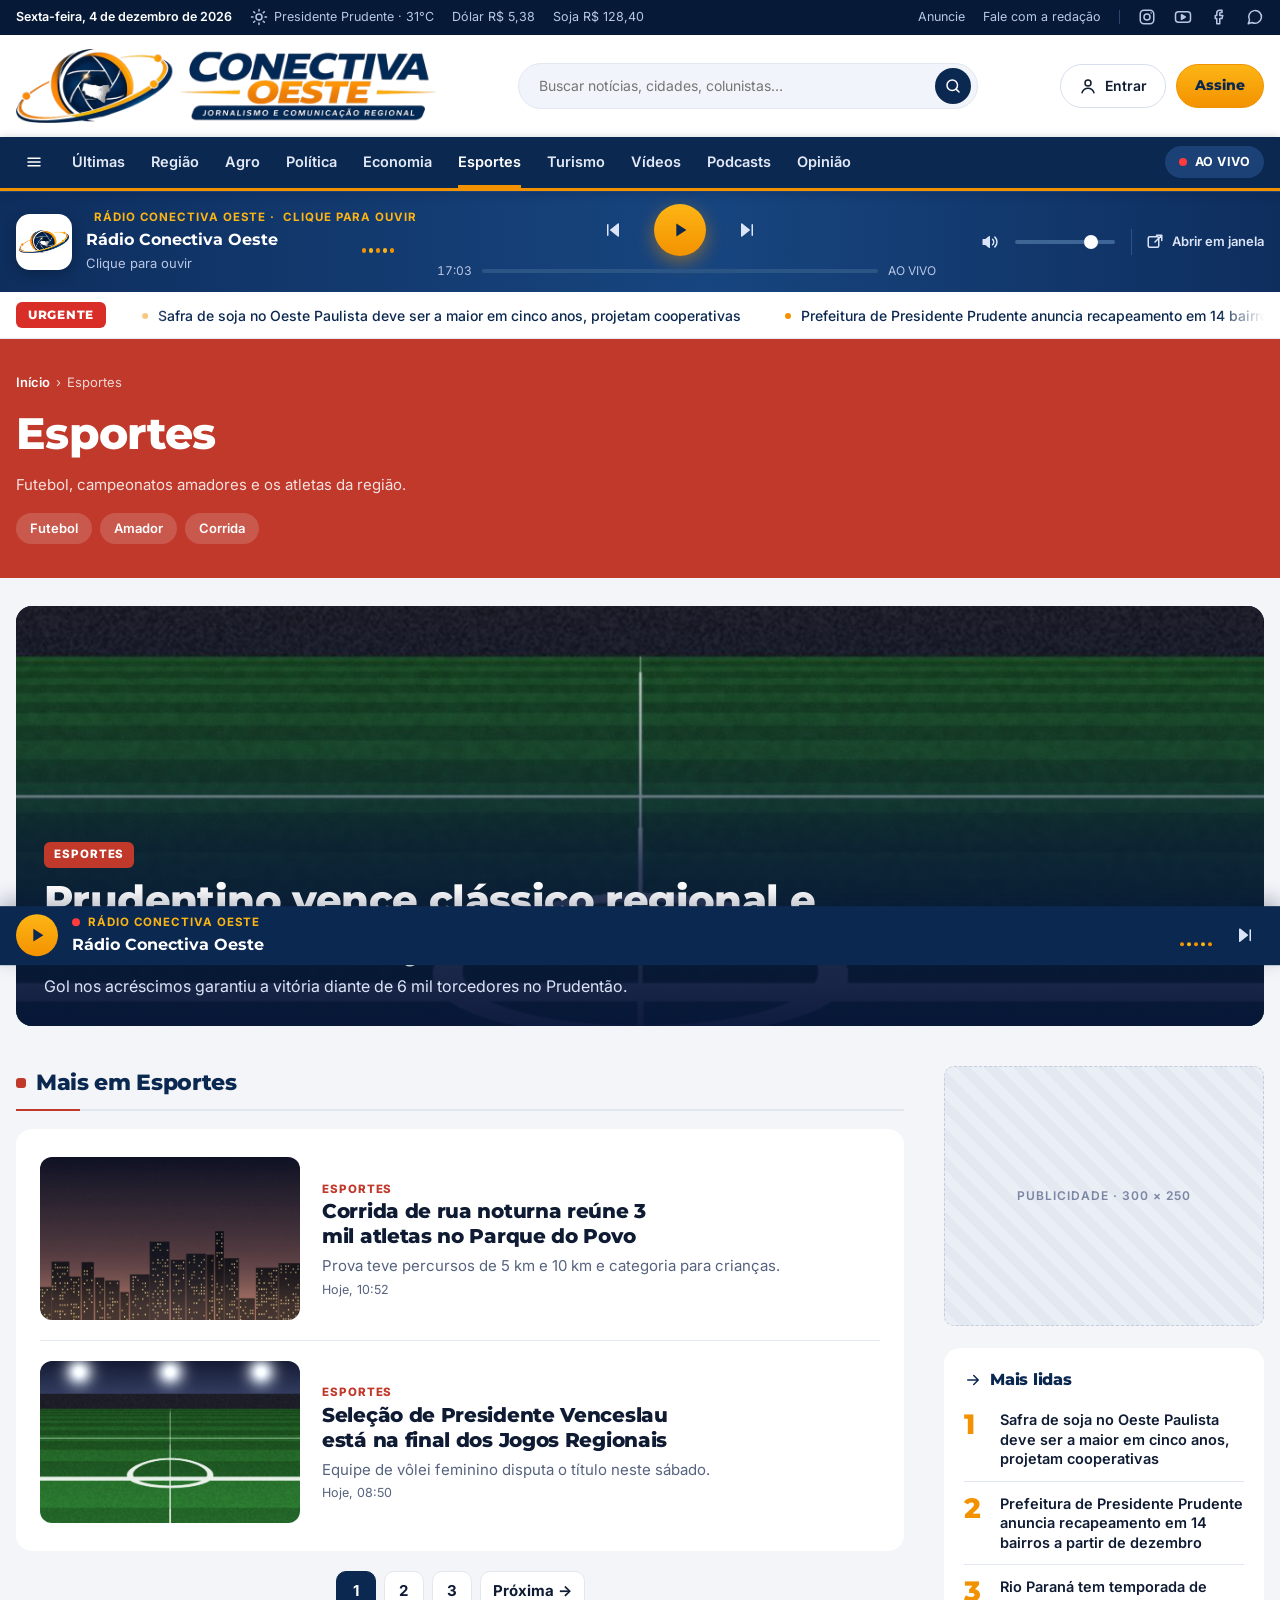
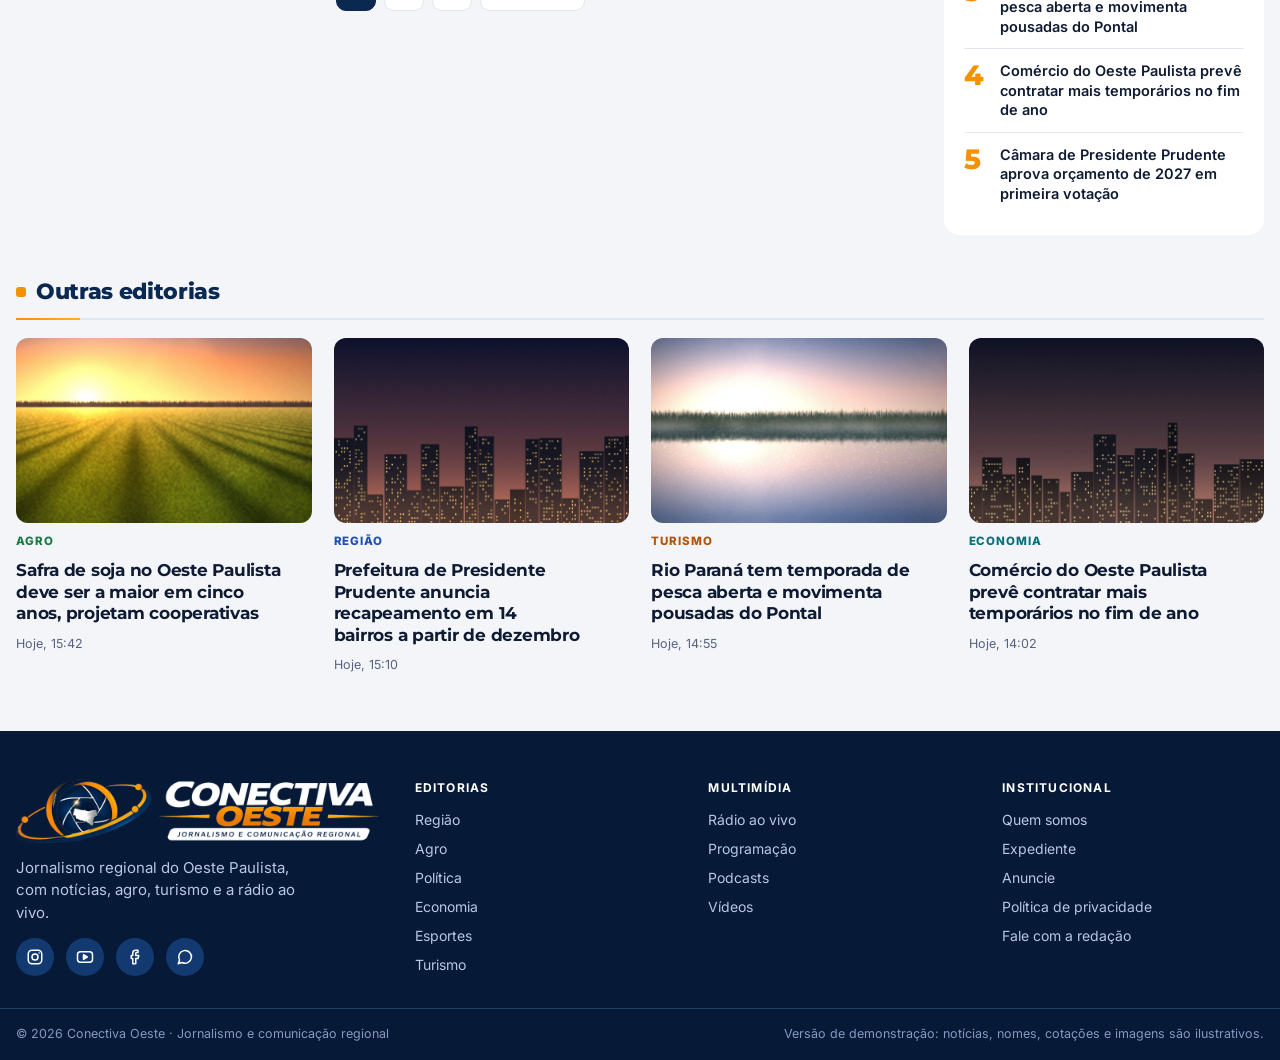
<file: esportes.html>
<!doctype html>
<html lang="pt-BR">
<head>
<meta charset="utf-8">
<meta name="viewport" content="width=device-width, initial-scale=1, viewport-fit=cover">
<title>Esportes — Conectiva Oeste</title>
<meta name="description" content="Futebol, campeonatos amadores e os atletas da região.">
<meta name="claude:viewport-fit-sides" content="cover">
<link rel="preconnect" href="https://fonts.googleapis.com">
<link rel="stylesheet" href="https://fonts.googleapis.com/css2?family=Montserrat:ital,wght@0,600;0,700;0,800;1,600&amp;family=Inter:wght@400;500;600;700&amp;family=Source+Serif+4:ital,opsz,wght@0,8..60,400;0,8..60,600;1,8..60,400;1,8..60,600&amp;display=swap">
<link rel="stylesheet" href="style.css">
</head>
<body>
<header>
  <div class="util"><div class="wrap">
    <div class="util-l"><strong data-today>Hoje</strong><span style="display:inline-flex;align-items:center;gap:6px"><svg class="ico" width="15" height="15" viewBox="0 0 24 24" fill="none" stroke="currentColor" stroke-width="2" stroke-linecap="round" stroke-linejoin="round" aria-hidden="true"><circle cx="12" cy="12" r="4"/><path d="M12 2v2M12 20v2M4.9 4.9l1.4 1.4M17.7 17.7l1.4 1.4M2 12h2M20 12h2M4.9 19.1l1.4-1.4M17.7 6.3l1.4-1.4"/></svg> Presidente Prudente · 31°C</span><span>Dólar R$ 5,38</span><span>Soja R$ 128,40</span></div>
    <div class="util-r"><a href="#">Anuncie</a><a href="#">Fale com a redação</a><span class="sep"></span>
      <a class="soc" href="#" aria-label="Instagram"><svg class="ico" width="16" height="16" viewBox="0 0 24 24" fill="none" stroke="currentColor" stroke-width="2" stroke-linecap="round" stroke-linejoin="round" aria-hidden="true"><rect x="3" y="3" width="18" height="18" rx="5"/><circle cx="12" cy="12" r="4"/><path d="M17.5 6.5h.01"/></svg></a><a class="soc" href="#" aria-label="YouTube"><svg class="ico" width="16" height="16" viewBox="0 0 24 24" fill="none" stroke="currentColor" stroke-width="2" stroke-linecap="round" stroke-linejoin="round" aria-hidden="true"><rect x="2" y="5" width="20" height="14" rx="4"/><path d="M10 9l5 3-5 3V9z" fill="currentColor"/></svg></a><a class="soc" href="#" aria-label="Facebook"><svg class="ico" width="16" height="16" viewBox="0 0 24 24" fill="none" stroke="currentColor" stroke-width="2" stroke-linecap="round" stroke-linejoin="round" aria-hidden="true"><path d="M15 3h-2a4 4 0 0 0-4 4v3H7v4h2v7h4v-7h3l1-4h-4V7a1 1 0 0 1 1-1h2V3z"/></svg></a><a class="soc" href="#" aria-label="WhatsApp"><svg class="ico" width="16" height="16" viewBox="0 0 24 24" fill="none" stroke="currentColor" stroke-width="2" stroke-linecap="round" stroke-linejoin="round" aria-hidden="true"><path d="M3 21l1.7-5A8.5 8.5 0 1 1 8 19.3L3 21z"/></svg></a></div>
  </div></div>
  <div class="brand"><div class="wrap">
    <a class="logo" href="./" aria-label="Conectiva Oeste — página inicial"><img src="logo-conectiva.png" alt="Conectiva Oeste — Jornalismo e comunicação regional" width="398" height="70"></a>
    <form class="search" role="search"><label class="sr" for="q">Buscar no site</label><input id="q" type="search" placeholder="Buscar notícias, cidades, colunistas…"><button type="submit" aria-label="Buscar"><svg class="ico" width="16" height="16" viewBox="0 0 24 24" fill="none" stroke="currentColor" stroke-width="2" stroke-linecap="round" stroke-linejoin="round" aria-hidden="true"><circle cx="11" cy="11" r="7"/><path d="M20 20l-3.5-3.5"/></svg></button></form>
    <div class="acct"><a class="btn" href="#"><svg class="ico" width="17" height="17" viewBox="0 0 24 24" fill="none" stroke="currentColor" stroke-width="2" stroke-linecap="round" stroke-linejoin="round" aria-hidden="true"><circle cx="12" cy="8" r="4"/><path d="M4 21c1.5-4 4.5-6 8-6s6.5 2 8 6"/></svg><span>Entrar</span></a><a class="btn btn-or" href="#">Assine</a></div>
  </div></div>
</header>
<nav class="nav" aria-label="Editorias"><div class="wrap">
  <button class="burger" type="button" aria-label="Abrir menu" data-menu-open><svg class="ico" width="22" height="22" viewBox="0 0 24 24" fill="none" stroke="currentColor" stroke-width="2" stroke-linecap="round" stroke-linejoin="round" aria-hidden="true"><path d="M4 7h16M4 12h16M4 17h16"/></svg></button>
  <div class="nav-scroll"><a href="index.html#ultimas">Últimas</a><a href="regiao.html">Região</a><a href="agro.html">Agro</a><a href="politica.html">Política</a><a href="economia.html">Economia</a><a href="esportes.html" aria-current="page">Esportes</a><a href="turismo.html">Turismo</a><a href="index.html#videos">Vídeos</a><a href="ao-vivo.html#podcasts">Podcasts</a><a href="index.html#opiniao">Opinião</a></div>
  <a class="livebtn" href="ao-vivo.html"><span class="dot-live"></span>AO VIVO</a>
</div></nav>
<section class="player" aria-label="Rádio Conectiva Oeste"><div class="wrap">
  <div class="pl-now">
    <div class="pl-art"><img src="emblema.png" alt=""></div>
    <div class="pl-meta"><div class="pl-kicker"><span class="dot-live"></span>Rádio Conectiva Oeste · <span data-pl="status">Clique para ouvir</span></div><div class="pl-title" data-pl="title">Estrada de Terra</div><div class="pl-artist" data-pl="artist">Trio Interior</div></div>
    <div class="eq" aria-hidden="true"><span></span><span></span><span></span><span></span><span></span></div>
  </div>
  <div class="pl-ctl">
    <div class="pl-btns"><button class="ib" type="button" data-pl="prev" aria-label="Faixa anterior"><svg class="ico" width="20" height="20" viewBox="0 0 24 24" fill="none" stroke="currentColor" stroke-width="2" stroke-linecap="round" stroke-linejoin="round" aria-hidden="true"><path d="M19 20L9 12l10-8v16z" fill="currentColor"/><path d="M5 19V5"/></svg></button><button class="pp" type="button" data-pl="toggle" aria-label="Ouvir rádio"><svg class="i-play" width="22" height="22" viewBox="0 0 24 24" aria-hidden="true"><path d="M8 5l11 7-11 7V5z" fill="currentColor"/></svg><svg class="i-pause" width="22" height="22" viewBox="0 0 24 24" aria-hidden="true"><rect x="6" y="5" width="4" height="14" rx="1" fill="currentColor"/><rect x="14" y="5" width="4" height="14" rx="1" fill="currentColor"/></svg></button><button class="ib" type="button" data-pl="next" aria-label="Próxima faixa"><svg class="ico" width="20" height="20" viewBox="0 0 24 24" fill="none" stroke="currentColor" stroke-width="2" stroke-linecap="round" stroke-linejoin="round" aria-hidden="true"><path d="M5 4l10 8-10 8V4z" fill="currentColor"/><path d="M19 5v14"/></svg></button></div>
    <div class="pl-bar"><span data-pl="elapsed">0:00</span><div class="pl-track"><div class="pl-fill" data-pl="fill"></div></div><span data-pl="dur">3:34</span></div>
  </div>
  <div class="pl-side"><span style="display:inline-flex;color:#DCE5F7"><svg class="ico" width="20" height="20" viewBox="0 0 24 24" fill="none" stroke="currentColor" stroke-width="2" stroke-linecap="round" stroke-linejoin="round" aria-hidden="true"><path d="M11 5L6 9H3v6h3l5 4V5z" fill="currentColor"/><path d="M15.5 8.5a5 5 0 0 1 0 7M18.5 5.5a9 9 0 0 1 0 13"/></svg></span><label class="sr" for="vol">Volume</label><input id="vol" class="vol" type="range" min="0" max="100" value="70" data-pl="vol"><span class="sep"></span><a href="player.html" data-pl="popup" title="Continue ouvindo enquanto navega"><svg class="ico" width="18" height="18" viewBox="0 0 24 24" fill="none" stroke="currentColor" stroke-width="2" stroke-linecap="round" stroke-linejoin="round" aria-hidden="true"><rect x="3" y="5" width="14" height="14" rx="2"/><path d="M14 3h7v7M21 3l-9 9"/></svg>Abrir em janela</a></div>
</div></section>
<div class="ticker"><div class="wrap"><span class="tag-urg">URGENTE</span><div class="tkw"><div class="tk"><a href="noticia.html">Safra de soja no Oeste Paulista deve ser a maior em cinco anos, projetam cooperativas</a><a href="noticia.html">Prefeitura de Presidente Prudente anuncia recapeamento em 14 bairros a partir de dezembro</a><a href="noticia.html">Rio Paraná tem temporada de pesca aberta e movimenta pousadas do Pontal</a><a href="noticia.html">Prudentino vence clássico regional e assume a liderança do campeonato</a><a href="noticia.html">Comércio do Oeste Paulista prevê contratar mais temporários no fim de ano</a><a href="noticia.html">Câmara de Presidente Prudente aprova orçamento de 2027 em primeira votação</a><a href="noticia.html">Preço do boi gordo sobe pela terceira semana seguida em São Paulo</a><a href="noticia.html">Safra de soja no Oeste Paulista deve ser a maior em cinco anos, projetam cooperativas</a><a href="noticia.html">Prefeitura de Presidente Prudente anuncia recapeamento em 14 bairros a partir de dezembro</a><a href="noticia.html">Rio Paraná tem temporada de pesca aberta e movimenta pousadas do Pontal</a><a href="noticia.html">Prudentino vence clássico regional e assume a liderança do campeonato</a><a href="noticia.html">Comércio do Oeste Paulista prevê contratar mais temporários no fim de ano</a><a href="noticia.html">Câmara de Presidente Prudente aprova orçamento de 2027 em primeira votação</a><a href="noticia.html">Preço do boi gordo sobe pela terceira semana seguida em São Paulo</a></div></div></div></div>
<div class="drawer" id="drawer" hidden><div class="drawer-bg" data-menu-close></div><div class="drawer-panel" role="dialog" aria-label="Menu"><button class="drawer-close" type="button" aria-label="Fechar menu" data-menu-close><svg class="ico" width="18" height="18" viewBox="0 0 24 24" fill="none" stroke="currentColor" stroke-width="2" stroke-linecap="round" stroke-linejoin="round" aria-hidden="true"><path d="M6 6l12 12M18 6L6 18"/></svg></button><img src="logo-conectiva-negativo.png" alt="Conectiva Oeste" style="width:220px;margin:4px 0 14px"><a href="index.html#ultimas">Últimas</a><a href="regiao.html">Região</a><a href="agro.html">Agro</a><a href="politica.html">Política</a><a href="economia.html">Economia</a><a href="esportes.html">Esportes</a><a href="turismo.html">Turismo</a><a href="index.html#videos">Vídeos</a><a href="ao-vivo.html#podcasts">Podcasts</a><a href="index.html#opiniao">Opinião</a><a href="ao-vivo.html">Rádio ao vivo</a><a href="#">Anuncie</a><a href="#">Fale com a redação</a></div></div>
<div class="ed-head k-esportes"><div class="wrap"><nav class="crumbs" aria-label="Você está em" style="color:rgba(255,255,255,.8)"><a href="./" style="color:#fff">Início</a><span>›</span><span>Esportes</span></nav><h1>Esportes</h1><p>Futebol, campeonatos amadores e os atletas da região.</p><div class="ed-sub"><a href="#">Futebol</a><a href="#">Amador</a><a href="#">Corrida</a></div></div></div>
<main><div class="wrap" style="display:flex;flex-direction:column;gap:40px">
<a class="lead" href="noticia.html" style="min-height:420px"><img src="estadio.jpg" alt=""><div class="lead-body"><span class="kick" style="background:var(--c-esportes)">Esportes</span><h1>Prudentino vence clássico regional e assume a liderança do campeonato</h1><p>Gol nos acréscimos garantiu a vitória diante de 6 mil torcedores no Prudentão.</p></div></a>
<div class="art"><div style="min-width:0"><div class="sec-h k-esportes"><h2>Mais em Esportes</h2></div><div class="ed-list"><a class="ed-item" href="noticia.html"><div class="thumb"><img src="cidade2.jpg" alt=""></div><div><span class="kick k-esportes">Esportes</span><h3>Corrida de rua noturna reúne 3 mil atletas no Parque do Povo</h3><p>Prova teve percursos de 5 km e 10 km e categoria para crianças.</p><span class="meta">Hoje, 10:52</span></div></a><a class="ed-item" href="noticia.html"><div class="thumb"><img src="estadio.jpg" alt=""></div><div><span class="kick k-esportes">Esportes</span><h3>Seleção de Presidente Venceslau está na final dos Jogos Regionais</h3><p>Equipe de vôlei feminino disputa o título neste sábado.</p><span class="meta">Hoje, 08:50</span></div></a></div><div class="pager"><span>1</span><a href="#">2</a><a href="#">3</a><a href="#">Próxima →</a></div></div><aside class="side"><div class="ad ad-box">Publicidade · 300 × 250</div><div class="mostread" style="grid-column:auto;grid-row:auto"><h2><svg class="ico" width="16" height="16" viewBox="0 0 24 24" fill="none" stroke="currentColor" stroke-width="2" stroke-linecap="round" stroke-linejoin="round" aria-hidden="true"><path d="M5 12h14M13 6l6 6-6 6"/></svg> Mais lidas</h2><ol><li><a href="noticia.html">Safra de soja no Oeste Paulista deve ser a maior em cinco anos, projetam cooperativas</a></li><li><a href="noticia.html">Prefeitura de Presidente Prudente anuncia recapeamento em 14 bairros a partir de dezembro</a></li><li><a href="noticia.html">Rio Paraná tem temporada de pesca aberta e movimenta pousadas do Pontal</a></li><li><a href="noticia.html">Comércio do Oeste Paulista prevê contratar mais temporários no fim de ano</a></li><li><a href="noticia.html">Câmara de Presidente Prudente aprova orçamento de 2027 em primeira votação</a></li></ol></div></aside></div>
<section><div class="sec-h"><h2>Outras editorias</h2></div><div class="grid4"><a class="card" href="noticia.html"><div class="thumb"><img src="safra.jpg" alt=""></div><span class="kick k-agro">Agro</span><h3>Safra de soja no Oeste Paulista deve ser a maior em cinco anos, projetam cooperativas</h3><span class="meta">Hoje, 15:42</span></a><a class="card" href="noticia.html"><div class="thumb"><img src="cidade.jpg" alt=""></div><span class="kick k-regiao">Região</span><h3>Prefeitura de Presidente Prudente anuncia recapeamento em 14 bairros a partir de dezembro</h3><span class="meta">Hoje, 15:10</span></a><a class="card" href="noticia.html"><div class="thumb"><img src="rio.jpg" alt=""></div><span class="kick k-turismo">Turismo</span><h3>Rio Paraná tem temporada de pesca aberta e movimenta pousadas do Pontal</h3><span class="meta">Hoje, 14:55</span></a><a class="card" href="noticia.html"><div class="thumb"><img src="cidade2.jpg" alt=""></div><span class="kick k-economia">Economia</span><h3>Comércio do Oeste Paulista prevê contratar mais temporários no fim de ano</h3><span class="meta">Hoje, 14:02</span></a></div></section>
</div></main>
<div class="mini" aria-label="Rádio (mini player)"><div class="wrap">
  <button class="pp" type="button" data-pl="toggle" aria-label="Ouvir rádio"><svg class="i-play" width="22" height="22" viewBox="0 0 24 24" aria-hidden="true"><path d="M8 5l11 7-11 7V5z" fill="currentColor"/></svg><svg class="i-pause" width="22" height="22" viewBox="0 0 24 24" aria-hidden="true"><rect x="6" y="5" width="4" height="14" rx="1" fill="currentColor"/><rect x="14" y="5" width="4" height="14" rx="1" fill="currentColor"/></svg></button>
  <div class="pl-meta"><div class="pl-kicker"><span class="dot-live"></span>Rádio Conectiva Oeste</div><div class="pl-title" data-pl="title">Estrada de Terra</div></div>
  <div class="eq" aria-hidden="true"><span></span><span></span><span></span><span></span><span></span></div>
  <button class="ib" type="button" data-pl="next" aria-label="Próxima faixa"><svg class="ico" width="20" height="20" viewBox="0 0 24 24" fill="none" stroke="currentColor" stroke-width="2" stroke-linecap="round" stroke-linejoin="round" aria-hidden="true"><path d="M5 4l10 8-10 8V4z" fill="currentColor"/><path d="M19 5v14"/></svg></button>
</div></div>
<footer><div class="wrap top">
  <div><img src="logo-conectiva-negativo.png" alt="Conectiva Oeste — Jornalismo e comunicação regional" width="410" height="72"><p style="max-width:34ch;margin:14px 0 0">Jornalismo regional do Oeste Paulista, com notícias, agro, turismo e a rádio ao vivo.</p>
    <div class="socs"><a href="#" aria-label="Instagram"><svg class="ico" width="17" height="17" viewBox="0 0 24 24" fill="none" stroke="currentColor" stroke-width="2" stroke-linecap="round" stroke-linejoin="round" aria-hidden="true"><rect x="3" y="3" width="18" height="18" rx="5"/><circle cx="12" cy="12" r="4"/><path d="M17.5 6.5h.01"/></svg></a><a href="#" aria-label="YouTube"><svg class="ico" width="17" height="17" viewBox="0 0 24 24" fill="none" stroke="currentColor" stroke-width="2" stroke-linecap="round" stroke-linejoin="round" aria-hidden="true"><rect x="2" y="5" width="20" height="14" rx="4"/><path d="M10 9l5 3-5 3V9z" fill="currentColor"/></svg></a><a href="#" aria-label="Facebook"><svg class="ico" width="17" height="17" viewBox="0 0 24 24" fill="none" stroke="currentColor" stroke-width="2" stroke-linecap="round" stroke-linejoin="round" aria-hidden="true"><path d="M15 3h-2a4 4 0 0 0-4 4v3H7v4h2v7h4v-7h3l1-4h-4V7a1 1 0 0 1 1-1h2V3z"/></svg></a><a href="#" aria-label="WhatsApp"><svg class="ico" width="17" height="17" viewBox="0 0 24 24" fill="none" stroke="currentColor" stroke-width="2" stroke-linecap="round" stroke-linejoin="round" aria-hidden="true"><path d="M3 21l1.7-5A8.5 8.5 0 1 1 8 19.3L3 21z"/></svg></a></div></div>
  <div><h4>Editorias</h4><ul><li><a href="regiao.html">Região</a></li><li><a href="agro.html">Agro</a></li><li><a href="politica.html">Política</a></li><li><a href="economia.html">Economia</a></li><li><a href="esportes.html">Esportes</a></li><li><a href="turismo.html">Turismo</a></li></ul></div>
  <div><h4>Multimídia</h4><ul><li><a href="ao-vivo.html">Rádio ao vivo</a></li><li><a href="ao-vivo.html#programacao">Programação</a></li><li><a href="ao-vivo.html#podcasts">Podcasts</a></li><li><a href="./#videos">Vídeos</a></li></ul></div>
  <div><h4>Institucional</h4><ul><li><a href="#">Quem somos</a></li><li><a href="#">Expediente</a></li><li><a href="#">Anuncie</a></li><li><a href="#">Política de privacidade</a></li><li><a href="#">Fale com a redação</a></li></ul></div>
</div>
<div class="bottom"><div class="wrap"><span>© 2026 Conectiva Oeste · Jornalismo e comunicação regional</span><span>Versão de demonstração: notícias, nomes, cotações e imagens são ilustrativos.</span></div></div></footer>
<script src="app.js" data-media=""></script>
</body>
</html>
</file>
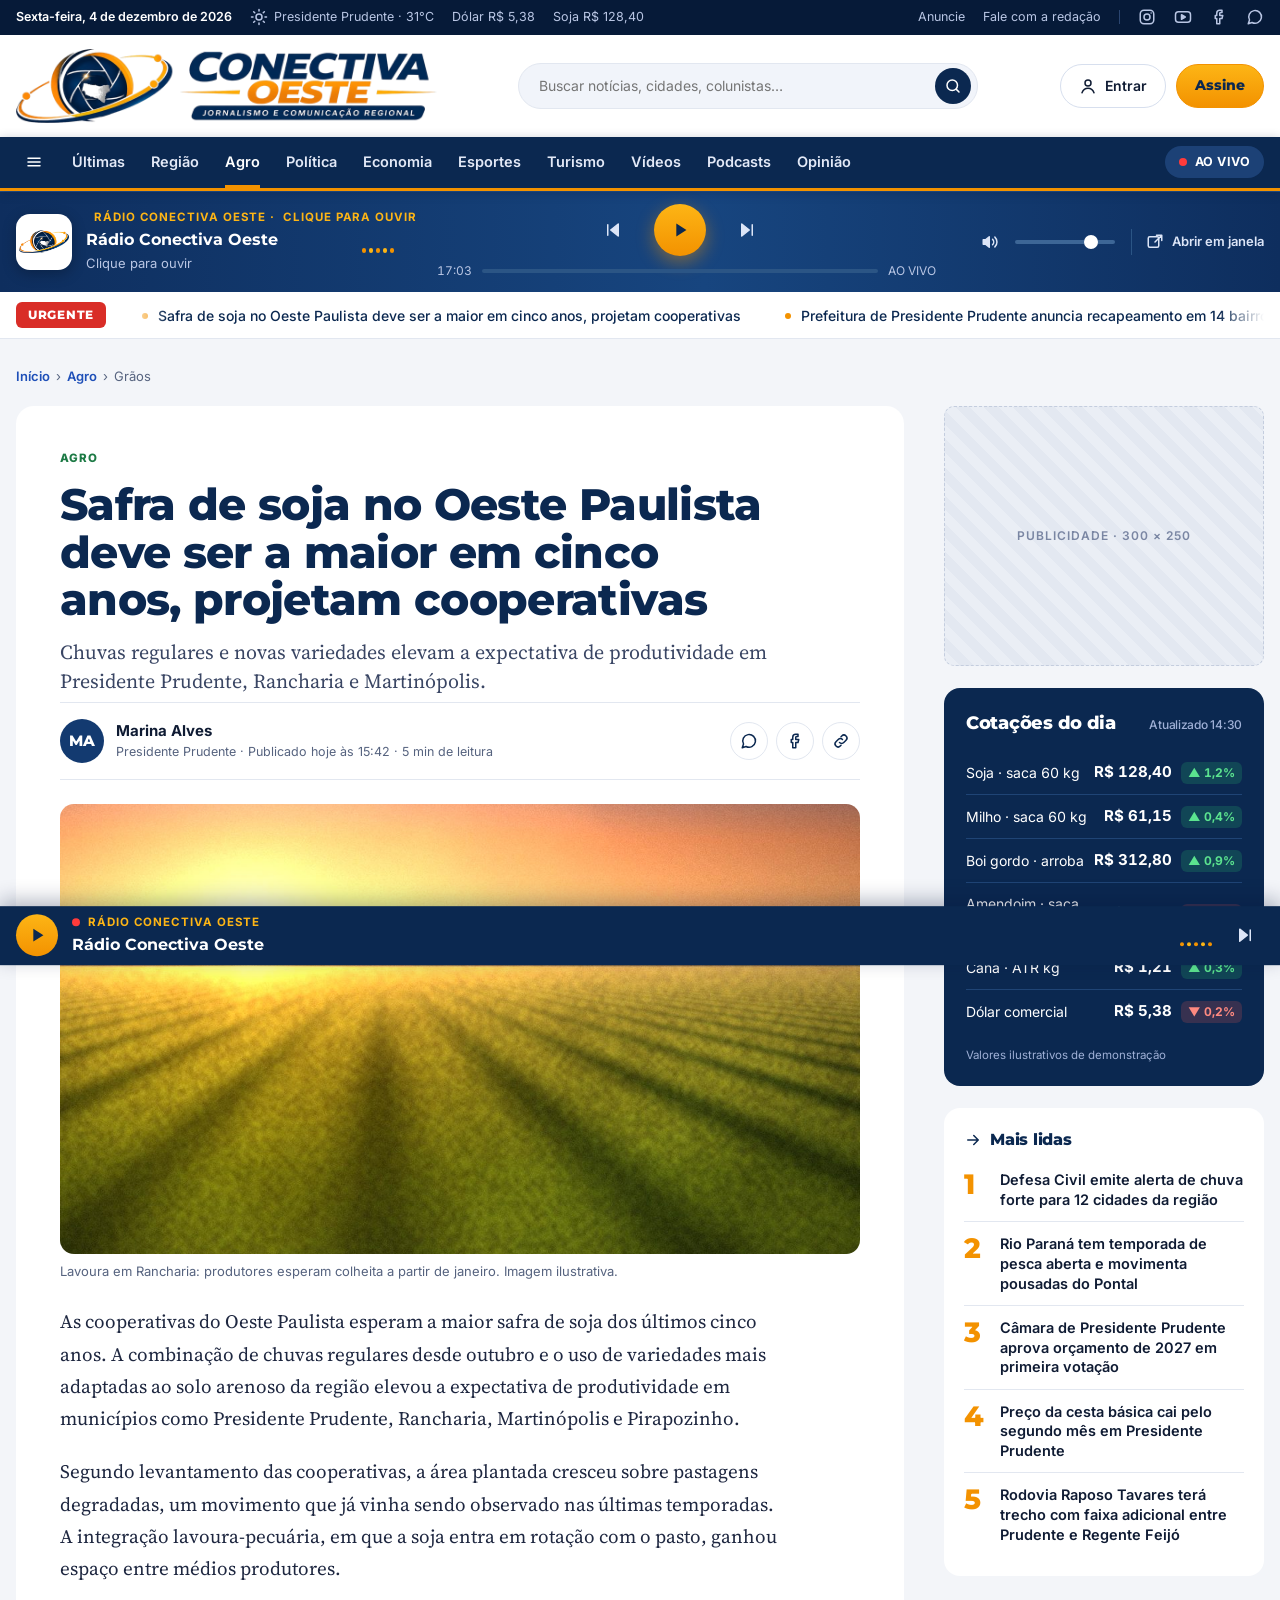
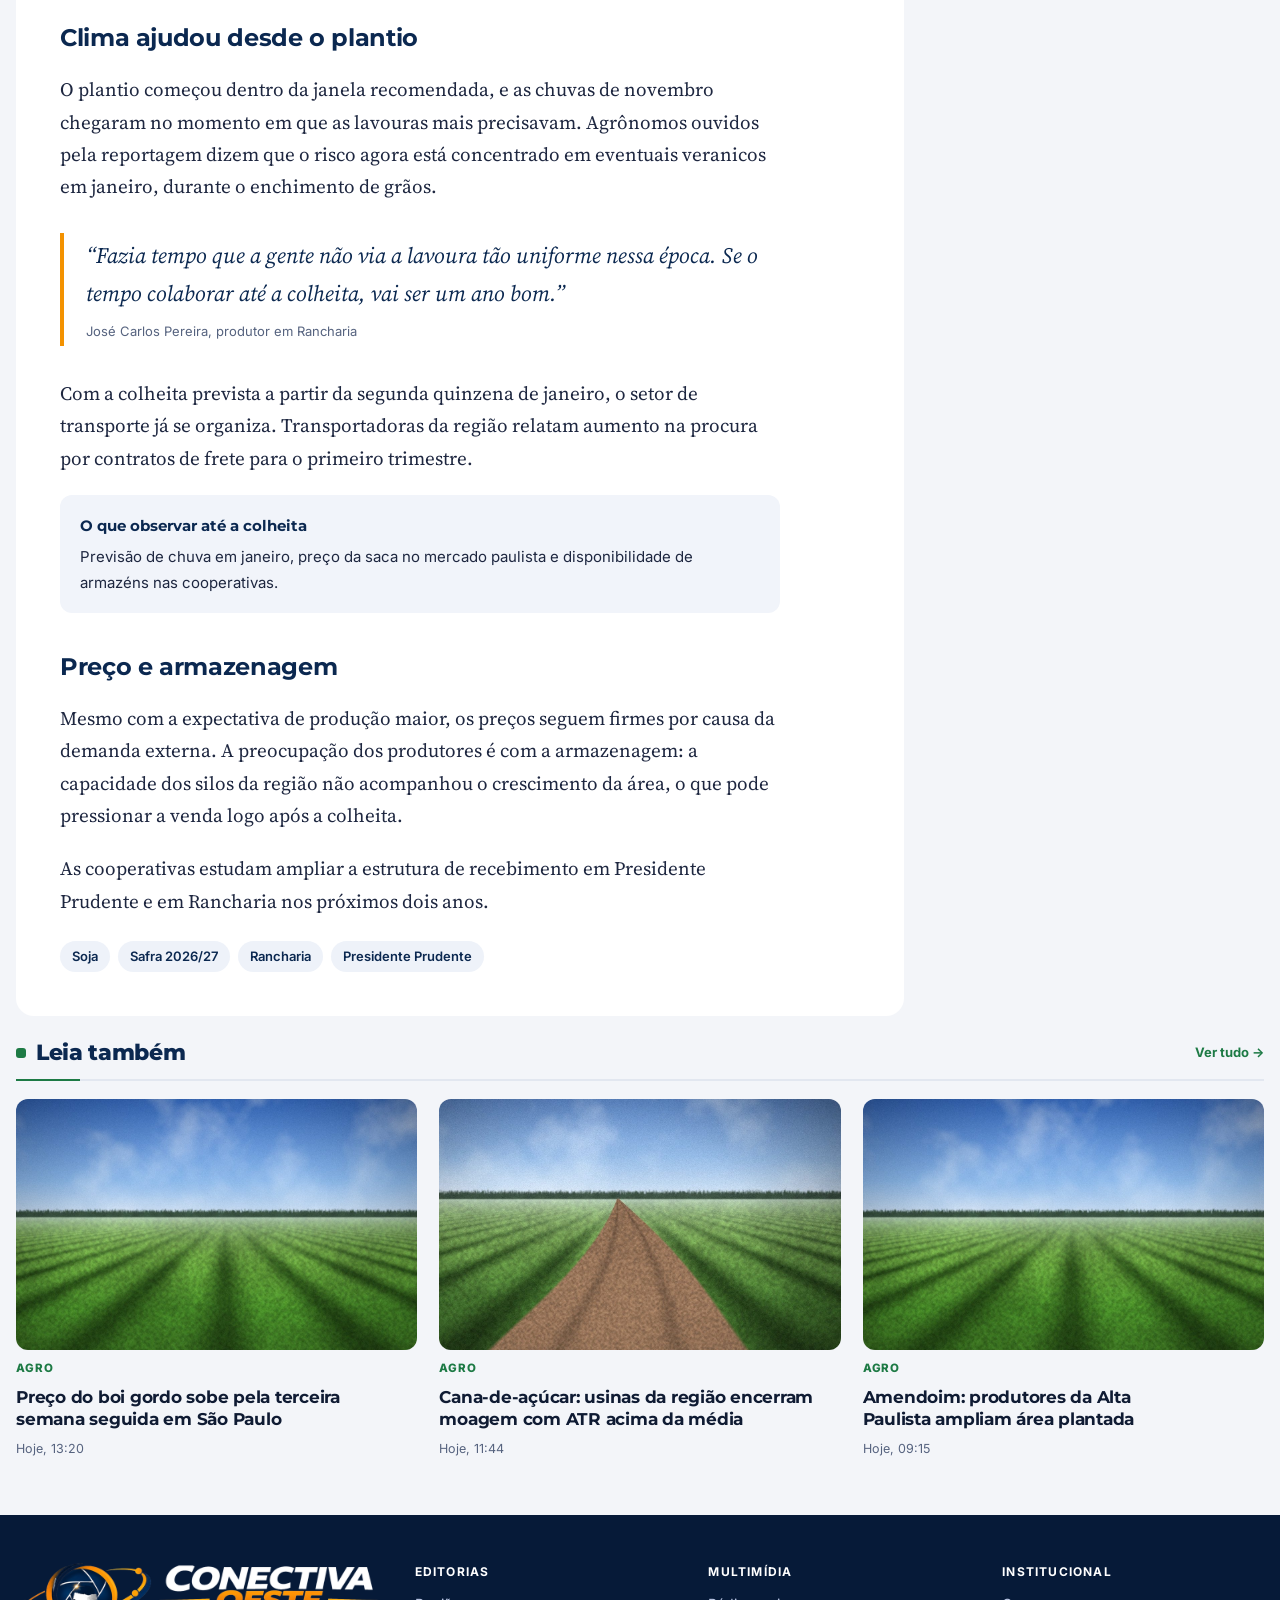
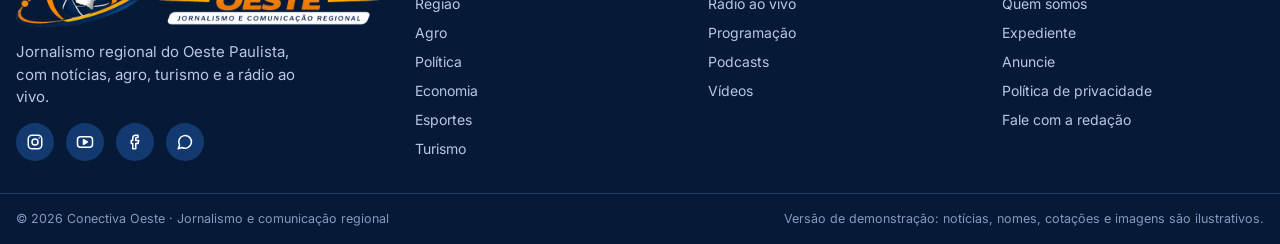
<file: noticia.html>
<!doctype html>
<html lang="pt-BR">
<head>
<meta charset="utf-8">
<meta name="viewport" content="width=device-width, initial-scale=1, viewport-fit=cover">
<title>Safra de soja no Oeste Paulista — Conectiva Oeste</title>
<meta name="description" content="Chuvas regulares e novas variedades elevam a expectativa de produtividade em Presidente Prudente, Rancharia e Martinópolis.">
<meta name="claude:viewport-fit-sides" content="cover">
<link rel="preconnect" href="https://fonts.googleapis.com">
<link rel="stylesheet" href="https://fonts.googleapis.com/css2?family=Montserrat:ital,wght@0,600;0,700;0,800;1,600&amp;family=Inter:wght@400;500;600;700&amp;family=Source+Serif+4:ital,opsz,wght@0,8..60,400;0,8..60,600;1,8..60,400;1,8..60,600&amp;display=swap">
<link rel="stylesheet" href="style.css">
</head>
<body>
<header>
  <div class="util"><div class="wrap">
    <div class="util-l"><strong data-today>Hoje</strong><span style="display:inline-flex;align-items:center;gap:6px"><svg class="ico" width="15" height="15" viewBox="0 0 24 24" fill="none" stroke="currentColor" stroke-width="2" stroke-linecap="round" stroke-linejoin="round" aria-hidden="true"><circle cx="12" cy="12" r="4"/><path d="M12 2v2M12 20v2M4.9 4.9l1.4 1.4M17.7 17.7l1.4 1.4M2 12h2M20 12h2M4.9 19.1l1.4-1.4M17.7 6.3l1.4-1.4"/></svg> Presidente Prudente · 31°C</span><span>Dólar R$ 5,38</span><span>Soja R$ 128,40</span></div>
    <div class="util-r"><a href="#">Anuncie</a><a href="#">Fale com a redação</a><span class="sep"></span>
      <a class="soc" href="#" aria-label="Instagram"><svg class="ico" width="16" height="16" viewBox="0 0 24 24" fill="none" stroke="currentColor" stroke-width="2" stroke-linecap="round" stroke-linejoin="round" aria-hidden="true"><rect x="3" y="3" width="18" height="18" rx="5"/><circle cx="12" cy="12" r="4"/><path d="M17.5 6.5h.01"/></svg></a><a class="soc" href="#" aria-label="YouTube"><svg class="ico" width="16" height="16" viewBox="0 0 24 24" fill="none" stroke="currentColor" stroke-width="2" stroke-linecap="round" stroke-linejoin="round" aria-hidden="true"><rect x="2" y="5" width="20" height="14" rx="4"/><path d="M10 9l5 3-5 3V9z" fill="currentColor"/></svg></a><a class="soc" href="#" aria-label="Facebook"><svg class="ico" width="16" height="16" viewBox="0 0 24 24" fill="none" stroke="currentColor" stroke-width="2" stroke-linecap="round" stroke-linejoin="round" aria-hidden="true"><path d="M15 3h-2a4 4 0 0 0-4 4v3H7v4h2v7h4v-7h3l1-4h-4V7a1 1 0 0 1 1-1h2V3z"/></svg></a><a class="soc" href="#" aria-label="WhatsApp"><svg class="ico" width="16" height="16" viewBox="0 0 24 24" fill="none" stroke="currentColor" stroke-width="2" stroke-linecap="round" stroke-linejoin="round" aria-hidden="true"><path d="M3 21l1.7-5A8.5 8.5 0 1 1 8 19.3L3 21z"/></svg></a></div>
  </div></div>
  <div class="brand"><div class="wrap">
    <a class="logo" href="./" aria-label="Conectiva Oeste — página inicial"><img src="logo-conectiva.png" alt="Conectiva Oeste — Jornalismo e comunicação regional" width="398" height="70"></a>
    <form class="search" role="search"><label class="sr" for="q">Buscar no site</label><input id="q" type="search" placeholder="Buscar notícias, cidades, colunistas…"><button type="submit" aria-label="Buscar"><svg class="ico" width="16" height="16" viewBox="0 0 24 24" fill="none" stroke="currentColor" stroke-width="2" stroke-linecap="round" stroke-linejoin="round" aria-hidden="true"><circle cx="11" cy="11" r="7"/><path d="M20 20l-3.5-3.5"/></svg></button></form>
    <div class="acct"><a class="btn" href="#"><svg class="ico" width="17" height="17" viewBox="0 0 24 24" fill="none" stroke="currentColor" stroke-width="2" stroke-linecap="round" stroke-linejoin="round" aria-hidden="true"><circle cx="12" cy="8" r="4"/><path d="M4 21c1.5-4 4.5-6 8-6s6.5 2 8 6"/></svg><span>Entrar</span></a><a class="btn btn-or" href="#">Assine</a></div>
  </div></div>
</header>
<nav class="nav" aria-label="Editorias"><div class="wrap">
  <button class="burger" type="button" aria-label="Abrir menu" data-menu-open><svg class="ico" width="22" height="22" viewBox="0 0 24 24" fill="none" stroke="currentColor" stroke-width="2" stroke-linecap="round" stroke-linejoin="round" aria-hidden="true"><path d="M4 7h16M4 12h16M4 17h16"/></svg></button>
  <div class="nav-scroll"><a href="index.html#ultimas">Últimas</a><a href="regiao.html">Região</a><a href="agro.html" aria-current="page">Agro</a><a href="politica.html">Política</a><a href="economia.html">Economia</a><a href="esportes.html">Esportes</a><a href="turismo.html">Turismo</a><a href="index.html#videos">Vídeos</a><a href="ao-vivo.html#podcasts">Podcasts</a><a href="index.html#opiniao">Opinião</a></div>
  <a class="livebtn" href="ao-vivo.html"><span class="dot-live"></span>AO VIVO</a>
</div></nav>
<section class="player" aria-label="Rádio Conectiva Oeste"><div class="wrap">
  <div class="pl-now">
    <div class="pl-art"><img src="emblema.png" alt=""></div>
    <div class="pl-meta"><div class="pl-kicker"><span class="dot-live"></span>Rádio Conectiva Oeste · <span data-pl="status">Clique para ouvir</span></div><div class="pl-title" data-pl="title">Estrada de Terra</div><div class="pl-artist" data-pl="artist">Trio Interior</div></div>
    <div class="eq" aria-hidden="true"><span></span><span></span><span></span><span></span><span></span></div>
  </div>
  <div class="pl-ctl">
    <div class="pl-btns"><button class="ib" type="button" data-pl="prev" aria-label="Faixa anterior"><svg class="ico" width="20" height="20" viewBox="0 0 24 24" fill="none" stroke="currentColor" stroke-width="2" stroke-linecap="round" stroke-linejoin="round" aria-hidden="true"><path d="M19 20L9 12l10-8v16z" fill="currentColor"/><path d="M5 19V5"/></svg></button><button class="pp" type="button" data-pl="toggle" aria-label="Ouvir rádio"><svg class="i-play" width="22" height="22" viewBox="0 0 24 24" aria-hidden="true"><path d="M8 5l11 7-11 7V5z" fill="currentColor"/></svg><svg class="i-pause" width="22" height="22" viewBox="0 0 24 24" aria-hidden="true"><rect x="6" y="5" width="4" height="14" rx="1" fill="currentColor"/><rect x="14" y="5" width="4" height="14" rx="1" fill="currentColor"/></svg></button><button class="ib" type="button" data-pl="next" aria-label="Próxima faixa"><svg class="ico" width="20" height="20" viewBox="0 0 24 24" fill="none" stroke="currentColor" stroke-width="2" stroke-linecap="round" stroke-linejoin="round" aria-hidden="true"><path d="M5 4l10 8-10 8V4z" fill="currentColor"/><path d="M19 5v14"/></svg></button></div>
    <div class="pl-bar"><span data-pl="elapsed">0:00</span><div class="pl-track"><div class="pl-fill" data-pl="fill"></div></div><span data-pl="dur">3:34</span></div>
  </div>
  <div class="pl-side"><span style="display:inline-flex;color:#DCE5F7"><svg class="ico" width="20" height="20" viewBox="0 0 24 24" fill="none" stroke="currentColor" stroke-width="2" stroke-linecap="round" stroke-linejoin="round" aria-hidden="true"><path d="M11 5L6 9H3v6h3l5 4V5z" fill="currentColor"/><path d="M15.5 8.5a5 5 0 0 1 0 7M18.5 5.5a9 9 0 0 1 0 13"/></svg></span><label class="sr" for="vol">Volume</label><input id="vol" class="vol" type="range" min="0" max="100" value="70" data-pl="vol"><span class="sep"></span><a href="player.html" data-pl="popup" title="Continue ouvindo enquanto navega"><svg class="ico" width="18" height="18" viewBox="0 0 24 24" fill="none" stroke="currentColor" stroke-width="2" stroke-linecap="round" stroke-linejoin="round" aria-hidden="true"><rect x="3" y="5" width="14" height="14" rx="2"/><path d="M14 3h7v7M21 3l-9 9"/></svg>Abrir em janela</a></div>
</div></section>
<div class="ticker"><div class="wrap"><span class="tag-urg">URGENTE</span><div class="tkw"><div class="tk"><a href="noticia.html">Safra de soja no Oeste Paulista deve ser a maior em cinco anos, projetam cooperativas</a><a href="noticia.html">Prefeitura de Presidente Prudente anuncia recapeamento em 14 bairros a partir de dezembro</a><a href="noticia.html">Rio Paraná tem temporada de pesca aberta e movimenta pousadas do Pontal</a><a href="noticia.html">Prudentino vence clássico regional e assume a liderança do campeonato</a><a href="noticia.html">Comércio do Oeste Paulista prevê contratar mais temporários no fim de ano</a><a href="noticia.html">Câmara de Presidente Prudente aprova orçamento de 2027 em primeira votação</a><a href="noticia.html">Preço do boi gordo sobe pela terceira semana seguida em São Paulo</a><a href="noticia.html">Safra de soja no Oeste Paulista deve ser a maior em cinco anos, projetam cooperativas</a><a href="noticia.html">Prefeitura de Presidente Prudente anuncia recapeamento em 14 bairros a partir de dezembro</a><a href="noticia.html">Rio Paraná tem temporada de pesca aberta e movimenta pousadas do Pontal</a><a href="noticia.html">Prudentino vence clássico regional e assume a liderança do campeonato</a><a href="noticia.html">Comércio do Oeste Paulista prevê contratar mais temporários no fim de ano</a><a href="noticia.html">Câmara de Presidente Prudente aprova orçamento de 2027 em primeira votação</a><a href="noticia.html">Preço do boi gordo sobe pela terceira semana seguida em São Paulo</a></div></div></div></div>
<div class="drawer" id="drawer" hidden><div class="drawer-bg" data-menu-close></div><div class="drawer-panel" role="dialog" aria-label="Menu"><button class="drawer-close" type="button" aria-label="Fechar menu" data-menu-close><svg class="ico" width="18" height="18" viewBox="0 0 24 24" fill="none" stroke="currentColor" stroke-width="2" stroke-linecap="round" stroke-linejoin="round" aria-hidden="true"><path d="M6 6l12 12M18 6L6 18"/></svg></button><img src="logo-conectiva-negativo.png" alt="Conectiva Oeste" style="width:220px;margin:4px 0 14px"><a href="index.html#ultimas">Últimas</a><a href="regiao.html">Região</a><a href="agro.html">Agro</a><a href="politica.html">Política</a><a href="economia.html">Economia</a><a href="esportes.html">Esportes</a><a href="turismo.html">Turismo</a><a href="index.html#videos">Vídeos</a><a href="ao-vivo.html#podcasts">Podcasts</a><a href="index.html#opiniao">Opinião</a><a href="ao-vivo.html">Rádio ao vivo</a><a href="#">Anuncie</a><a href="#">Fale com a redação</a></div></div>
<main><div class="wrap" style="display:flex;flex-direction:column;gap:20px">
<nav class="crumbs" aria-label="Você está em"><a href="./">Início</a><span>›</span><a href="agro.html">Agro</a><span>›</span><span>Grãos</span></nav>
<div class="art"><article class="art-main">
  <div class="art-head"><span class="kick k-agro">Agro</span><h1>Safra de soja no Oeste Paulista deve ser a maior em cinco anos, projetam cooperativas</h1><p class="dek">Chuvas regulares e novas variedades elevam a expectativa de produtividade em Presidente Prudente, Rancharia e Martinópolis.</p></div>
  <div class="byline"><div class="who"><span class="av" style="background:#133A70">MA</span><div><div style="font-weight:700">Marina Alves</div><div class="meta">Presidente Prudente · Publicado hoje às 15:42 · 5 min de leitura</div></div></div>
    <div class="share"><a href="#" aria-label="Compartilhar no WhatsApp"><svg class="ico" width="17" height="17" viewBox="0 0 24 24" fill="none" stroke="currentColor" stroke-width="2" stroke-linecap="round" stroke-linejoin="round" aria-hidden="true"><path d="M3 21l1.7-5A8.5 8.5 0 1 1 8 19.3L3 21z"/></svg></a><a href="#" aria-label="Compartilhar no Facebook"><svg class="ico" width="17" height="17" viewBox="0 0 24 24" fill="none" stroke="currentColor" stroke-width="2" stroke-linecap="round" stroke-linejoin="round" aria-hidden="true"><path d="M15 3h-2a4 4 0 0 0-4 4v3H7v4h2v7h4v-7h3l1-4h-4V7a1 1 0 0 1 1-1h2V3z"/></svg></a><button type="button" data-copy aria-label="Copiar link"><svg class="ico" width="17" height="17" viewBox="0 0 24 24" fill="none" stroke="currentColor" stroke-width="2" stroke-linecap="round" stroke-linejoin="round" aria-hidden="true"><path d="M10 14a4 4 0 0 0 5.7 0l3-3a4 4 0 0 0-5.7-5.7l-1 1"/><path d="M14 10a4 4 0 0 0-5.7 0l-3 3a4 4 0 0 0 5.7 5.7l1-1"/></svg></button></div></div>
  <figure><div class="thumb"><img src="safra.jpg" alt="Lavoura de soja ao entardecer no Oeste Paulista"></div><figcaption>Lavoura em Rancharia: produtores esperam colheita a partir de janeiro. Imagem ilustrativa.</figcaption></figure>
  <div class="body-txt">
    <p>As cooperativas do Oeste Paulista esperam a maior safra de soja dos últimos cinco anos. A combinação de chuvas regulares desde outubro e o uso de variedades mais adaptadas ao solo arenoso da região elevou a expectativa de produtividade em municípios como Presidente Prudente, Rancharia, Martinópolis e Pirapozinho.</p>
    <p>Segundo levantamento das cooperativas, a área plantada cresceu sobre pastagens degradadas, um movimento que já vinha sendo observado nas últimas temporadas. A integração lavoura-pecuária, em que a soja entra em rotação com o pasto, ganhou espaço entre médios produtores.</p>
    <h2>Clima ajudou desde o plantio</h2>
    <p>O plantio começou dentro da janela recomendada, e as chuvas de novembro chegaram no momento em que as lavouras mais precisavam. Agrônomos ouvidos pela reportagem dizem que o risco agora está concentrado em eventuais veranicos em janeiro, durante o enchimento de grãos.</p>
    <blockquote>“Fazia tempo que a gente não via a lavoura tão uniforme nessa época. Se o tempo colaborar até a colheita, vai ser um ano bom.”<cite>José Carlos Pereira, produtor em Rancharia</cite></blockquote>
    <p>Com a colheita prevista a partir da segunda quinzena de janeiro, o setor de transporte já se organiza. Transportadoras da região relatam aumento na procura por contratos de frete para o primeiro trimestre.</p>
    <div class="callout"><strong>O que observar até a colheita</strong>Previsão de chuva em janeiro, preço da saca no mercado paulista e disponibilidade de armazéns nas cooperativas.</div>
    <h2>Preço e armazenagem</h2>
    <p>Mesmo com a expectativa de produção maior, os preços seguem firmes por causa da demanda externa. A preocupação dos produtores é com a armazenagem: a capacidade dos silos da região não acompanhou o crescimento da área, o que pode pressionar a venda logo após a colheita.</p>
    <p>As cooperativas estudam ampliar a estrutura de recebimento em Presidente Prudente e em Rancharia nos próximos dois anos.</p>
  </div>
  <div class="tags"><a href="agro.html">Soja</a><a href="agro.html">Safra 2026/27</a><a href="regiao.html">Rancharia</a><a href="regiao.html">Presidente Prudente</a></div>
</article>
<aside class="side"><div class="ad ad-box">Publicidade · 300 × 250</div><aside class="quotes" aria-label="Cotações">
  <h2>Cotações do dia <small>Atualizado 14:30</small></h2>
  <table class="qt"><tbody>
    <tr><td>Soja · saca 60 kg</td><td>R$ 128,40</td><td><span class="up">▲ 1,2%</span></td></tr>
    <tr><td>Milho · saca 60 kg</td><td>R$ 61,15</td><td><span class="up">▲ 0,4%</span></td></tr>
    <tr><td>Boi gordo · arroba</td><td>R$ 312,80</td><td><span class="up">▲ 0,9%</span></td></tr>
    <tr><td>Amendoim · saca 25 kg</td><td>R$ 89,50</td><td><span class="down">▼ 0,6%</span></td></tr>
    <tr><td>Cana · ATR kg</td><td>R$ 1,21</td><td><span class="up">▲ 0,3%</span></td></tr>
    <tr><td>Dólar comercial</td><td>R$ 5,38</td><td><span class="down">▼ 0,2%</span></td></tr>
  </tbody></table>
  <span class="src">Valores ilustrativos de demonstração</span>
</aside><div class="mostread" style="grid-column:auto;grid-row:auto"><h2><svg class="ico" width="16" height="16" viewBox="0 0 24 24" fill="none" stroke="currentColor" stroke-width="2" stroke-linecap="round" stroke-linejoin="round" aria-hidden="true"><path d="M5 12h14M13 6l6 6-6 6"/></svg> Mais lidas</h2><ol><li><a href="noticia.html">Defesa Civil emite alerta de chuva forte para 12 cidades da região</a></li><li><a href="noticia.html">Rio Paraná tem temporada de pesca aberta e movimenta pousadas do Pontal</a></li><li><a href="noticia.html">Câmara de Presidente Prudente aprova orçamento de 2027 em primeira votação</a></li><li><a href="noticia.html">Preço da cesta básica cai pelo segundo mês em Presidente Prudente</a></li><li><a href="noticia.html">Rodovia Raposo Tavares terá trecho com faixa adicional entre Prudente e Regente Feijó</a></li></ol></div></aside></div>
<section><div class="sec-h k-agro"><h2>Leia também</h2><a href="agro.html">Ver tudo →</a></div><div class="grid3"><a class="card" href="noticia.html"><div class="thumb"><img src="lavoura.jpg" alt=""></div><span class="kick k-agro">Agro</span><h3>Preço do boi gordo sobe pela terceira semana seguida em São Paulo</h3><span class="meta">Hoje, 13:20</span></a><a class="card" href="noticia.html"><div class="thumb"><img src="estrada2.jpg" alt=""></div><span class="kick k-agro">Agro</span><h3>Cana-de-açúcar: usinas da região encerram moagem com ATR acima da média</h3><span class="meta">Hoje, 11:44</span></a><a class="card" href="noticia.html"><div class="thumb"><img src="lavoura.jpg" alt=""></div><span class="kick k-agro">Agro</span><h3>Amendoim: produtores da Alta Paulista ampliam área plantada</h3><span class="meta">Hoje, 09:15</span></a></div></section>
</div></main>
<div class="mini" aria-label="Rádio (mini player)"><div class="wrap">
  <button class="pp" type="button" data-pl="toggle" aria-label="Ouvir rádio"><svg class="i-play" width="22" height="22" viewBox="0 0 24 24" aria-hidden="true"><path d="M8 5l11 7-11 7V5z" fill="currentColor"/></svg><svg class="i-pause" width="22" height="22" viewBox="0 0 24 24" aria-hidden="true"><rect x="6" y="5" width="4" height="14" rx="1" fill="currentColor"/><rect x="14" y="5" width="4" height="14" rx="1" fill="currentColor"/></svg></button>
  <div class="pl-meta"><div class="pl-kicker"><span class="dot-live"></span>Rádio Conectiva Oeste</div><div class="pl-title" data-pl="title">Estrada de Terra</div></div>
  <div class="eq" aria-hidden="true"><span></span><span></span><span></span><span></span><span></span></div>
  <button class="ib" type="button" data-pl="next" aria-label="Próxima faixa"><svg class="ico" width="20" height="20" viewBox="0 0 24 24" fill="none" stroke="currentColor" stroke-width="2" stroke-linecap="round" stroke-linejoin="round" aria-hidden="true"><path d="M5 4l10 8-10 8V4z" fill="currentColor"/><path d="M19 5v14"/></svg></button>
</div></div>
<footer><div class="wrap top">
  <div><img src="logo-conectiva-negativo.png" alt="Conectiva Oeste — Jornalismo e comunicação regional" width="410" height="72"><p style="max-width:34ch;margin:14px 0 0">Jornalismo regional do Oeste Paulista, com notícias, agro, turismo e a rádio ao vivo.</p>
    <div class="socs"><a href="#" aria-label="Instagram"><svg class="ico" width="17" height="17" viewBox="0 0 24 24" fill="none" stroke="currentColor" stroke-width="2" stroke-linecap="round" stroke-linejoin="round" aria-hidden="true"><rect x="3" y="3" width="18" height="18" rx="5"/><circle cx="12" cy="12" r="4"/><path d="M17.5 6.5h.01"/></svg></a><a href="#" aria-label="YouTube"><svg class="ico" width="17" height="17" viewBox="0 0 24 24" fill="none" stroke="currentColor" stroke-width="2" stroke-linecap="round" stroke-linejoin="round" aria-hidden="true"><rect x="2" y="5" width="20" height="14" rx="4"/><path d="M10 9l5 3-5 3V9z" fill="currentColor"/></svg></a><a href="#" aria-label="Facebook"><svg class="ico" width="17" height="17" viewBox="0 0 24 24" fill="none" stroke="currentColor" stroke-width="2" stroke-linecap="round" stroke-linejoin="round" aria-hidden="true"><path d="M15 3h-2a4 4 0 0 0-4 4v3H7v4h2v7h4v-7h3l1-4h-4V7a1 1 0 0 1 1-1h2V3z"/></svg></a><a href="#" aria-label="WhatsApp"><svg class="ico" width="17" height="17" viewBox="0 0 24 24" fill="none" stroke="currentColor" stroke-width="2" stroke-linecap="round" stroke-linejoin="round" aria-hidden="true"><path d="M3 21l1.7-5A8.5 8.5 0 1 1 8 19.3L3 21z"/></svg></a></div></div>
  <div><h4>Editorias</h4><ul><li><a href="regiao.html">Região</a></li><li><a href="agro.html">Agro</a></li><li><a href="politica.html">Política</a></li><li><a href="economia.html">Economia</a></li><li><a href="esportes.html">Esportes</a></li><li><a href="turismo.html">Turismo</a></li></ul></div>
  <div><h4>Multimídia</h4><ul><li><a href="ao-vivo.html">Rádio ao vivo</a></li><li><a href="ao-vivo.html#programacao">Programação</a></li><li><a href="ao-vivo.html#podcasts">Podcasts</a></li><li><a href="./#videos">Vídeos</a></li></ul></div>
  <div><h4>Institucional</h4><ul><li><a href="#">Quem somos</a></li><li><a href="#">Expediente</a></li><li><a href="#">Anuncie</a></li><li><a href="#">Política de privacidade</a></li><li><a href="#">Fale com a redação</a></li></ul></div>
</div>
<div class="bottom"><div class="wrap"><span>© 2026 Conectiva Oeste · Jornalismo e comunicação regional</span><span>Versão de demonstração: notícias, nomes, cotações e imagens são ilustrativos.</span></div></div></footer>
<script src="app.js" data-media=""></script>
</body>
</html>
</file>
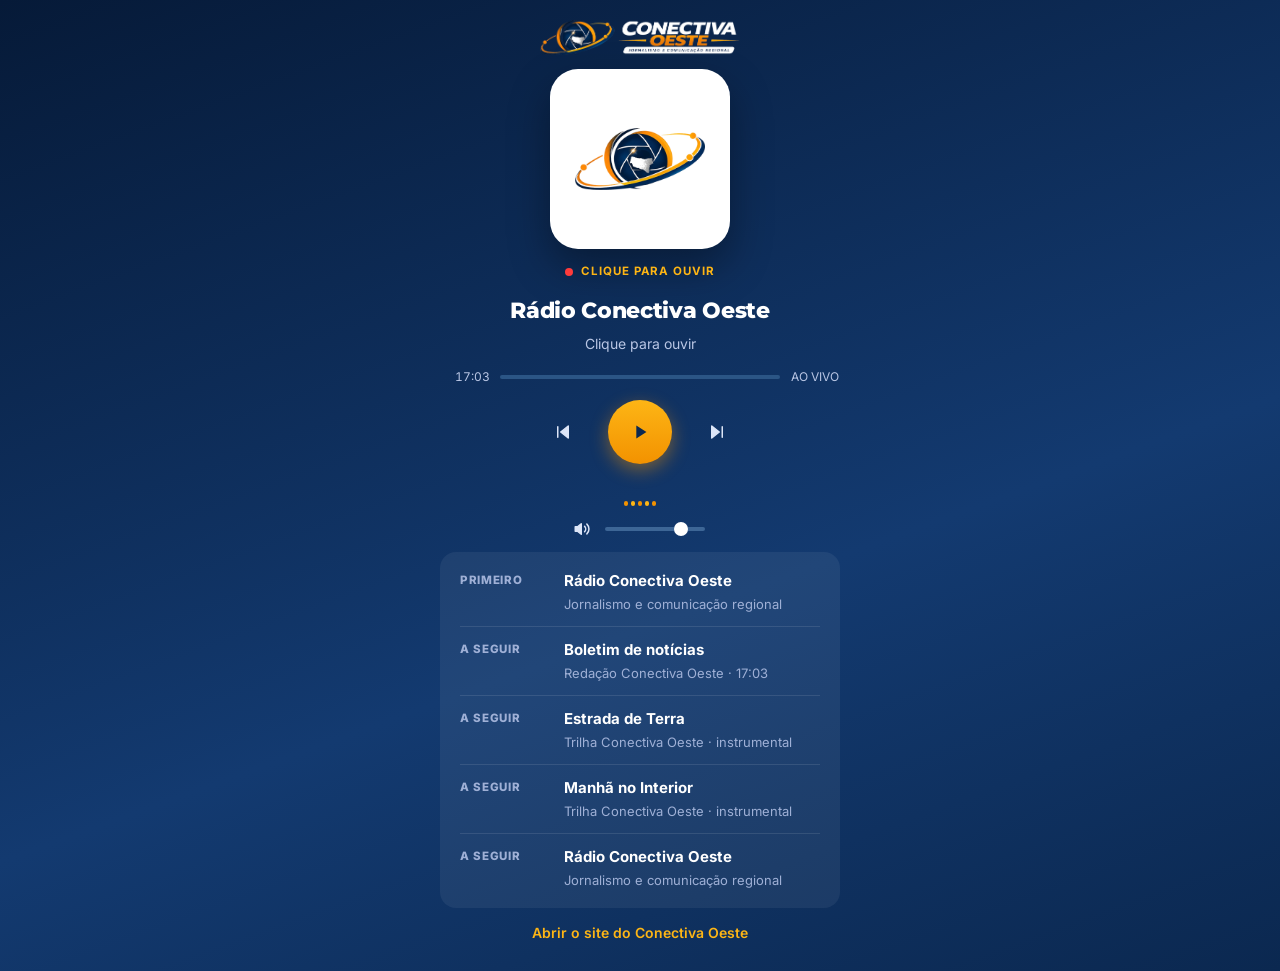
<file: player.html>
<!doctype html>
<html lang="pt-BR">
<head>
<meta charset="utf-8">
<meta name="viewport" content="width=device-width, initial-scale=1, viewport-fit=cover">
<title>Rádio Conectiva Oeste — player</title>
<meta name="description" content="Player da Rádio Conectiva Oeste.">
<meta name="claude:viewport-fit-sides" content="cover">
<link rel="preconnect" href="https://fonts.googleapis.com">
<link rel="stylesheet" href="https://fonts.googleapis.com/css2?family=Montserrat:ital,wght@0,600;0,700;0,800;1,600&amp;family=Inter:wght@400;500;600;700&amp;family=Source+Serif+4:ital,opsz,wght@0,8..60,400;0,8..60,600;1,8..60,400;1,8..60,600&amp;display=swap">
<link rel="stylesheet" href="style.css">
</head>
<body>
<main class="popup" aria-label="Rádio Conectiva Oeste">
  <img src="logo-conectiva-negativo.png" alt="Conectiva Oeste — Jornalismo e comunicação regional" class="pop-logo">
  <div class="pop-art"><img src="emblema.png" alt=""></div>
  <span class="pl-kicker" style="justify-content:center"><span class="dot-live"></span><span data-pl="status">Clique para ouvir</span></span>
  <h1 data-pl="title">Rádio Conectiva Oeste</h1>
  <div class="pop-artist" data-pl="artist">Clique para ouvir</div>
  <div class="pl-bar"><span data-pl="elapsed">0:00</span><div class="pl-track"><div class="pl-fill" data-pl="fill"></div></div><span data-pl="dur">AO VIVO</span></div>
  <div class="pl-btns"><button class="ib" type="button" data-pl="prev" aria-label="Anterior"><svg class="ico" width="22" height="22" viewBox="0 0 24 24" fill="none" stroke="currentColor" stroke-width="2" stroke-linecap="round" stroke-linejoin="round" aria-hidden="true"><path d="M19 20L9 12l10-8v16z" fill="currentColor"/><path d="M5 19V5"/></svg></button><button class="pp" type="button" data-pl="toggle" aria-label="Ouvir rádio"><svg class="i-play" width="22" height="22" viewBox="0 0 24 24" aria-hidden="true"><path d="M8 5l11 7-11 7V5z" fill="currentColor"/></svg><svg class="i-pause" width="22" height="22" viewBox="0 0 24 24" aria-hidden="true"><rect x="6" y="5" width="4" height="14" rx="1" fill="currentColor"/><rect x="14" y="5" width="4" height="14" rx="1" fill="currentColor"/></svg></button><button class="ib" type="button" data-pl="next" aria-label="Próxima"><svg class="ico" width="22" height="22" viewBox="0 0 24 24" fill="none" stroke="currentColor" stroke-width="2" stroke-linecap="round" stroke-linejoin="round" aria-hidden="true"><path d="M5 4l10 8-10 8V4z" fill="currentColor"/><path d="M19 5v14"/></svg></button></div>
  <div class="eq" aria-hidden="true" style="justify-content:center;height:28px;margin:0"><span></span><span></span><span></span><span></span><span></span></div>
  <div class="pop-vol"><span style="display:inline-flex"><svg class="ico" width="20" height="20" viewBox="0 0 24 24" fill="none" stroke="currentColor" stroke-width="2" stroke-linecap="round" stroke-linejoin="round" aria-hidden="true"><path d="M11 5L6 9H3v6h3l5 4V5z" fill="currentColor"/><path d="M15.5 8.5a5 5 0 0 1 0 7M18.5 5.5a9 9 0 0 1 0 13"/></svg></span><label class="sr" for="vol2">Volume</label><input id="vol2" class="vol" type="range" min="0" max="100" value="80" data-pl="vol"></div>
  <ol class="queue dark" data-pl="queue"></ol>
  <a href="./" target="_blank" rel="noopener" class="pop-site">Abrir o site do Conectiva Oeste</a>
</main>
<script src="app.js" data-media=""></script>
</body>
</html>
</file>
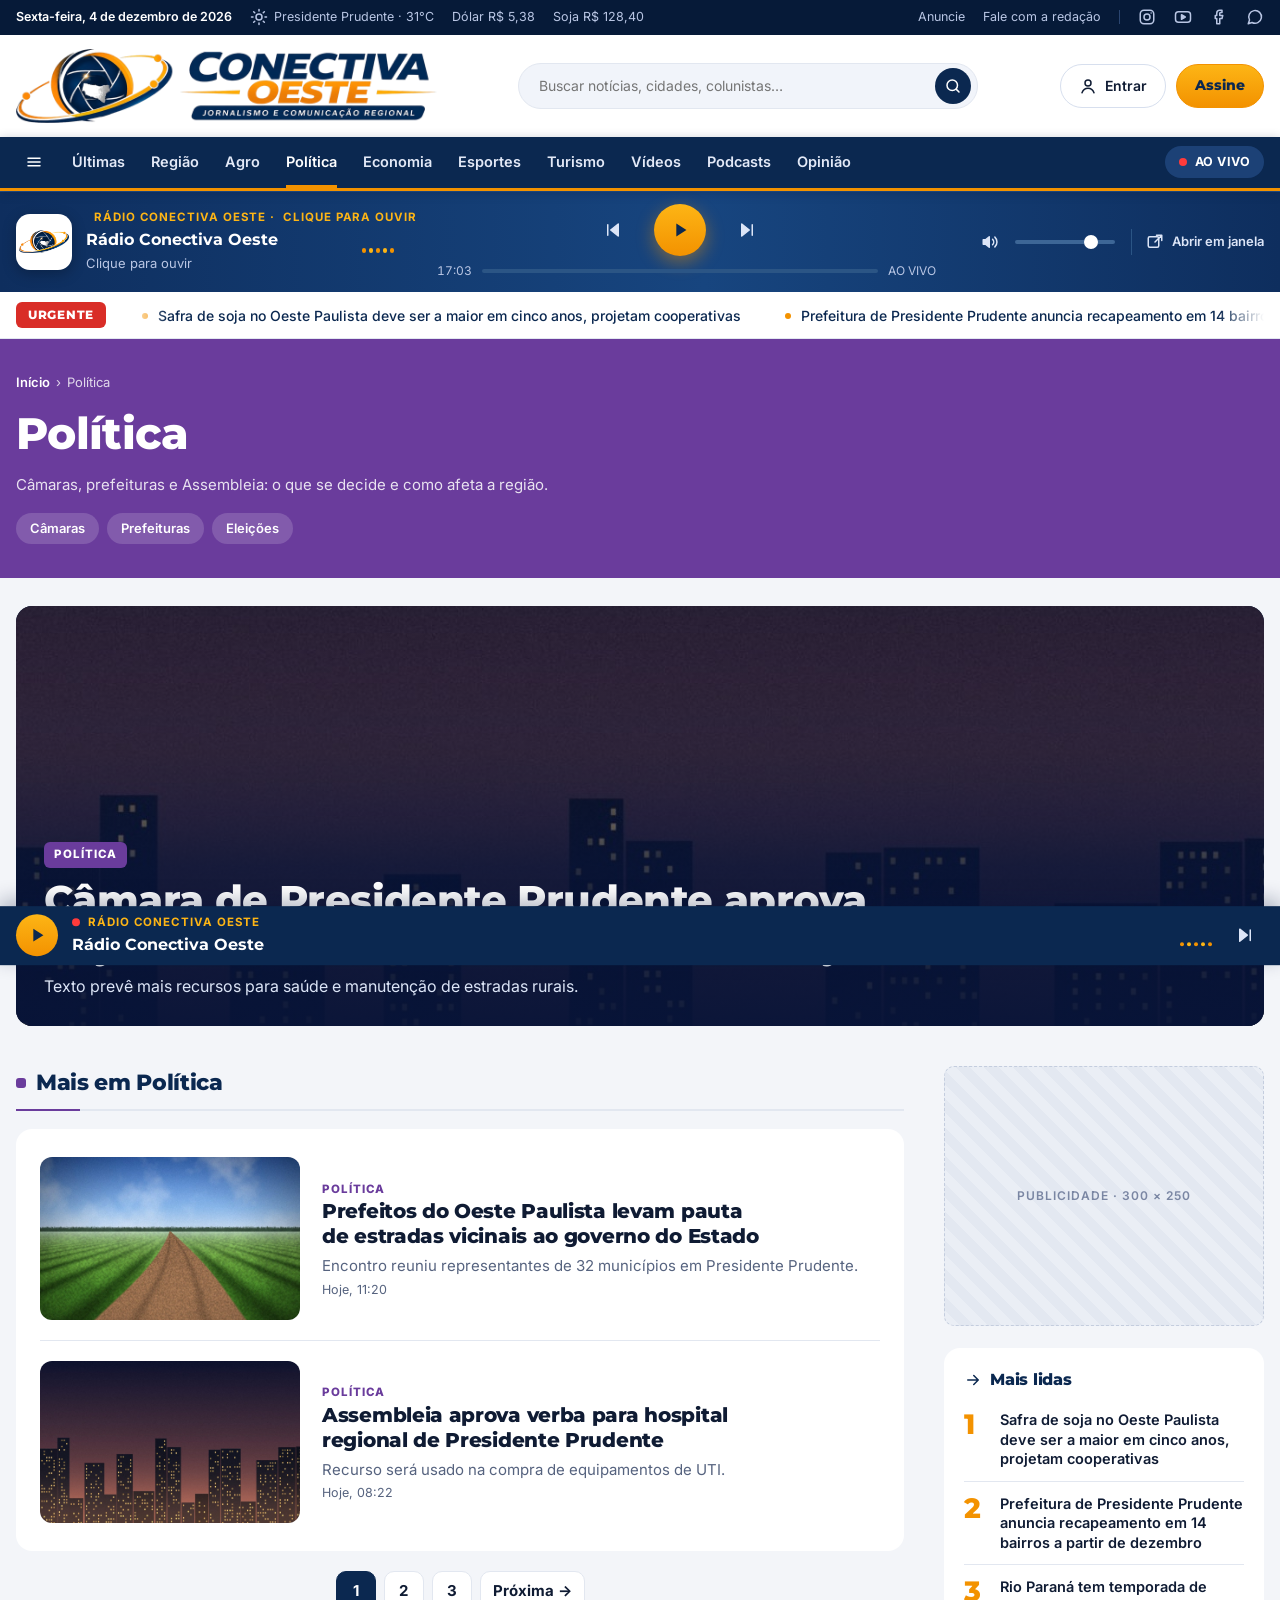
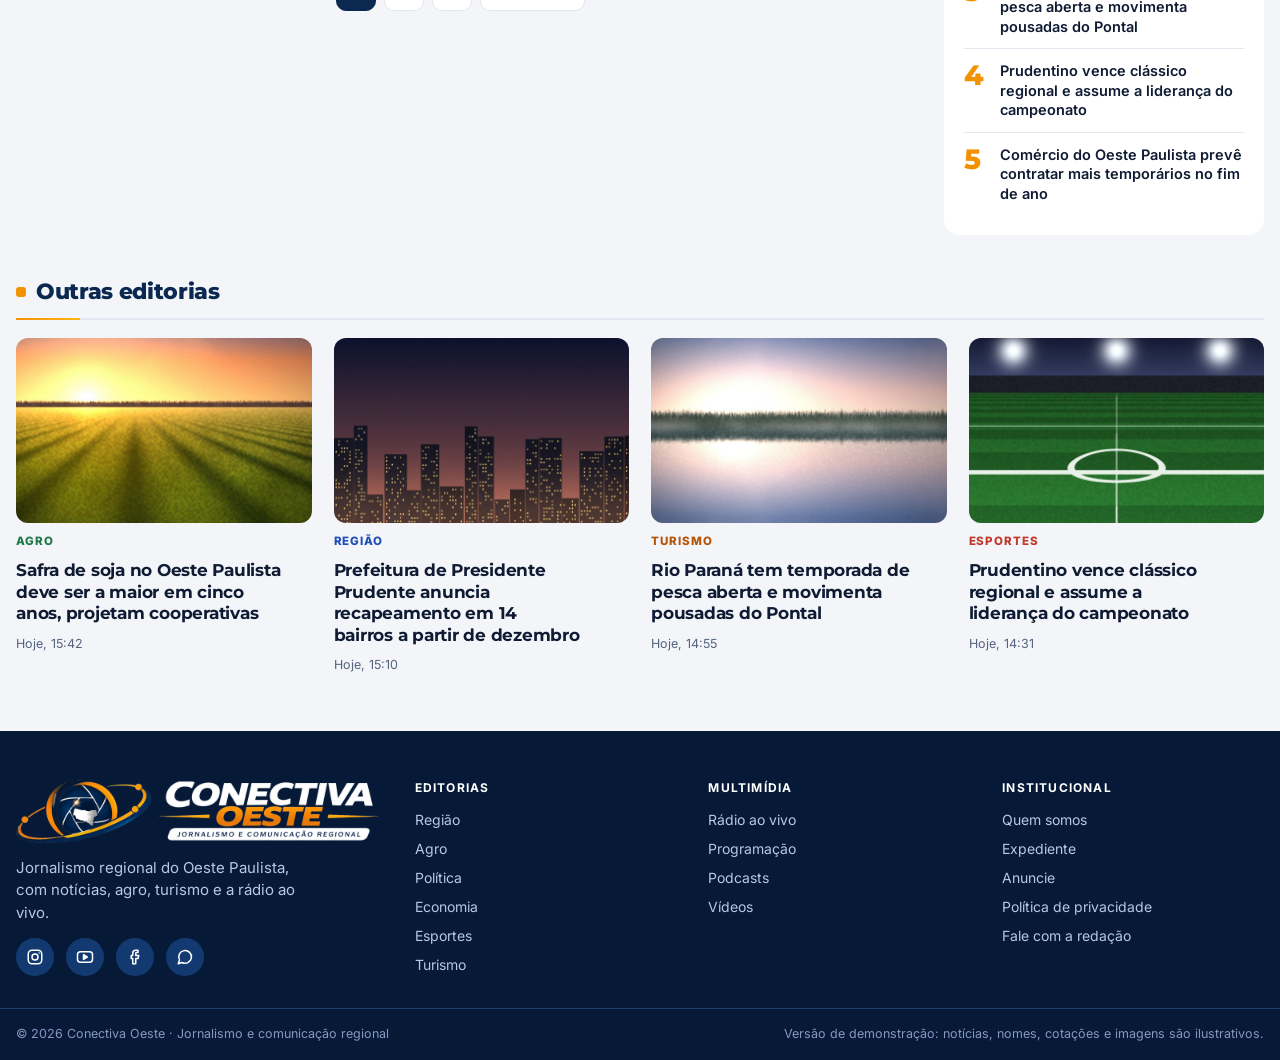
<file: politica.html>
<!doctype html>
<html lang="pt-BR">
<head>
<meta charset="utf-8">
<meta name="viewport" content="width=device-width, initial-scale=1, viewport-fit=cover">
<title>Política — Conectiva Oeste</title>
<meta name="description" content="Câmaras, prefeituras e Assembleia: o que se decide e como afeta a região.">
<meta name="claude:viewport-fit-sides" content="cover">
<link rel="preconnect" href="https://fonts.googleapis.com">
<link rel="stylesheet" href="https://fonts.googleapis.com/css2?family=Montserrat:ital,wght@0,600;0,700;0,800;1,600&amp;family=Inter:wght@400;500;600;700&amp;family=Source+Serif+4:ital,opsz,wght@0,8..60,400;0,8..60,600;1,8..60,400;1,8..60,600&amp;display=swap">
<link rel="stylesheet" href="style.css">
</head>
<body>
<header>
  <div class="util"><div class="wrap">
    <div class="util-l"><strong data-today>Hoje</strong><span style="display:inline-flex;align-items:center;gap:6px"><svg class="ico" width="15" height="15" viewBox="0 0 24 24" fill="none" stroke="currentColor" stroke-width="2" stroke-linecap="round" stroke-linejoin="round" aria-hidden="true"><circle cx="12" cy="12" r="4"/><path d="M12 2v2M12 20v2M4.9 4.9l1.4 1.4M17.7 17.7l1.4 1.4M2 12h2M20 12h2M4.9 19.1l1.4-1.4M17.7 6.3l1.4-1.4"/></svg> Presidente Prudente · 31°C</span><span>Dólar R$ 5,38</span><span>Soja R$ 128,40</span></div>
    <div class="util-r"><a href="#">Anuncie</a><a href="#">Fale com a redação</a><span class="sep"></span>
      <a class="soc" href="#" aria-label="Instagram"><svg class="ico" width="16" height="16" viewBox="0 0 24 24" fill="none" stroke="currentColor" stroke-width="2" stroke-linecap="round" stroke-linejoin="round" aria-hidden="true"><rect x="3" y="3" width="18" height="18" rx="5"/><circle cx="12" cy="12" r="4"/><path d="M17.5 6.5h.01"/></svg></a><a class="soc" href="#" aria-label="YouTube"><svg class="ico" width="16" height="16" viewBox="0 0 24 24" fill="none" stroke="currentColor" stroke-width="2" stroke-linecap="round" stroke-linejoin="round" aria-hidden="true"><rect x="2" y="5" width="20" height="14" rx="4"/><path d="M10 9l5 3-5 3V9z" fill="currentColor"/></svg></a><a class="soc" href="#" aria-label="Facebook"><svg class="ico" width="16" height="16" viewBox="0 0 24 24" fill="none" stroke="currentColor" stroke-width="2" stroke-linecap="round" stroke-linejoin="round" aria-hidden="true"><path d="M15 3h-2a4 4 0 0 0-4 4v3H7v4h2v7h4v-7h3l1-4h-4V7a1 1 0 0 1 1-1h2V3z"/></svg></a><a class="soc" href="#" aria-label="WhatsApp"><svg class="ico" width="16" height="16" viewBox="0 0 24 24" fill="none" stroke="currentColor" stroke-width="2" stroke-linecap="round" stroke-linejoin="round" aria-hidden="true"><path d="M3 21l1.7-5A8.5 8.5 0 1 1 8 19.3L3 21z"/></svg></a></div>
  </div></div>
  <div class="brand"><div class="wrap">
    <a class="logo" href="./" aria-label="Conectiva Oeste — página inicial"><img src="logo-conectiva.png" alt="Conectiva Oeste — Jornalismo e comunicação regional" width="398" height="70"></a>
    <form class="search" role="search"><label class="sr" for="q">Buscar no site</label><input id="q" type="search" placeholder="Buscar notícias, cidades, colunistas…"><button type="submit" aria-label="Buscar"><svg class="ico" width="16" height="16" viewBox="0 0 24 24" fill="none" stroke="currentColor" stroke-width="2" stroke-linecap="round" stroke-linejoin="round" aria-hidden="true"><circle cx="11" cy="11" r="7"/><path d="M20 20l-3.5-3.5"/></svg></button></form>
    <div class="acct"><a class="btn" href="#"><svg class="ico" width="17" height="17" viewBox="0 0 24 24" fill="none" stroke="currentColor" stroke-width="2" stroke-linecap="round" stroke-linejoin="round" aria-hidden="true"><circle cx="12" cy="8" r="4"/><path d="M4 21c1.5-4 4.5-6 8-6s6.5 2 8 6"/></svg><span>Entrar</span></a><a class="btn btn-or" href="#">Assine</a></div>
  </div></div>
</header>
<nav class="nav" aria-label="Editorias"><div class="wrap">
  <button class="burger" type="button" aria-label="Abrir menu" data-menu-open><svg class="ico" width="22" height="22" viewBox="0 0 24 24" fill="none" stroke="currentColor" stroke-width="2" stroke-linecap="round" stroke-linejoin="round" aria-hidden="true"><path d="M4 7h16M4 12h16M4 17h16"/></svg></button>
  <div class="nav-scroll"><a href="index.html#ultimas">Últimas</a><a href="regiao.html">Região</a><a href="agro.html">Agro</a><a href="politica.html" aria-current="page">Política</a><a href="economia.html">Economia</a><a href="esportes.html">Esportes</a><a href="turismo.html">Turismo</a><a href="index.html#videos">Vídeos</a><a href="ao-vivo.html#podcasts">Podcasts</a><a href="index.html#opiniao">Opinião</a></div>
  <a class="livebtn" href="ao-vivo.html"><span class="dot-live"></span>AO VIVO</a>
</div></nav>
<section class="player" aria-label="Rádio Conectiva Oeste"><div class="wrap">
  <div class="pl-now">
    <div class="pl-art"><img src="emblema.png" alt=""></div>
    <div class="pl-meta"><div class="pl-kicker"><span class="dot-live"></span>Rádio Conectiva Oeste · <span data-pl="status">Clique para ouvir</span></div><div class="pl-title" data-pl="title">Estrada de Terra</div><div class="pl-artist" data-pl="artist">Trio Interior</div></div>
    <div class="eq" aria-hidden="true"><span></span><span></span><span></span><span></span><span></span></div>
  </div>
  <div class="pl-ctl">
    <div class="pl-btns"><button class="ib" type="button" data-pl="prev" aria-label="Faixa anterior"><svg class="ico" width="20" height="20" viewBox="0 0 24 24" fill="none" stroke="currentColor" stroke-width="2" stroke-linecap="round" stroke-linejoin="round" aria-hidden="true"><path d="M19 20L9 12l10-8v16z" fill="currentColor"/><path d="M5 19V5"/></svg></button><button class="pp" type="button" data-pl="toggle" aria-label="Ouvir rádio"><svg class="i-play" width="22" height="22" viewBox="0 0 24 24" aria-hidden="true"><path d="M8 5l11 7-11 7V5z" fill="currentColor"/></svg><svg class="i-pause" width="22" height="22" viewBox="0 0 24 24" aria-hidden="true"><rect x="6" y="5" width="4" height="14" rx="1" fill="currentColor"/><rect x="14" y="5" width="4" height="14" rx="1" fill="currentColor"/></svg></button><button class="ib" type="button" data-pl="next" aria-label="Próxima faixa"><svg class="ico" width="20" height="20" viewBox="0 0 24 24" fill="none" stroke="currentColor" stroke-width="2" stroke-linecap="round" stroke-linejoin="round" aria-hidden="true"><path d="M5 4l10 8-10 8V4z" fill="currentColor"/><path d="M19 5v14"/></svg></button></div>
    <div class="pl-bar"><span data-pl="elapsed">0:00</span><div class="pl-track"><div class="pl-fill" data-pl="fill"></div></div><span data-pl="dur">3:34</span></div>
  </div>
  <div class="pl-side"><span style="display:inline-flex;color:#DCE5F7"><svg class="ico" width="20" height="20" viewBox="0 0 24 24" fill="none" stroke="currentColor" stroke-width="2" stroke-linecap="round" stroke-linejoin="round" aria-hidden="true"><path d="M11 5L6 9H3v6h3l5 4V5z" fill="currentColor"/><path d="M15.5 8.5a5 5 0 0 1 0 7M18.5 5.5a9 9 0 0 1 0 13"/></svg></span><label class="sr" for="vol">Volume</label><input id="vol" class="vol" type="range" min="0" max="100" value="70" data-pl="vol"><span class="sep"></span><a href="player.html" data-pl="popup" title="Continue ouvindo enquanto navega"><svg class="ico" width="18" height="18" viewBox="0 0 24 24" fill="none" stroke="currentColor" stroke-width="2" stroke-linecap="round" stroke-linejoin="round" aria-hidden="true"><rect x="3" y="5" width="14" height="14" rx="2"/><path d="M14 3h7v7M21 3l-9 9"/></svg>Abrir em janela</a></div>
</div></section>
<div class="ticker"><div class="wrap"><span class="tag-urg">URGENTE</span><div class="tkw"><div class="tk"><a href="noticia.html">Safra de soja no Oeste Paulista deve ser a maior em cinco anos, projetam cooperativas</a><a href="noticia.html">Prefeitura de Presidente Prudente anuncia recapeamento em 14 bairros a partir de dezembro</a><a href="noticia.html">Rio Paraná tem temporada de pesca aberta e movimenta pousadas do Pontal</a><a href="noticia.html">Prudentino vence clássico regional e assume a liderança do campeonato</a><a href="noticia.html">Comércio do Oeste Paulista prevê contratar mais temporários no fim de ano</a><a href="noticia.html">Câmara de Presidente Prudente aprova orçamento de 2027 em primeira votação</a><a href="noticia.html">Preço do boi gordo sobe pela terceira semana seguida em São Paulo</a><a href="noticia.html">Safra de soja no Oeste Paulista deve ser a maior em cinco anos, projetam cooperativas</a><a href="noticia.html">Prefeitura de Presidente Prudente anuncia recapeamento em 14 bairros a partir de dezembro</a><a href="noticia.html">Rio Paraná tem temporada de pesca aberta e movimenta pousadas do Pontal</a><a href="noticia.html">Prudentino vence clássico regional e assume a liderança do campeonato</a><a href="noticia.html">Comércio do Oeste Paulista prevê contratar mais temporários no fim de ano</a><a href="noticia.html">Câmara de Presidente Prudente aprova orçamento de 2027 em primeira votação</a><a href="noticia.html">Preço do boi gordo sobe pela terceira semana seguida em São Paulo</a></div></div></div></div>
<div class="drawer" id="drawer" hidden><div class="drawer-bg" data-menu-close></div><div class="drawer-panel" role="dialog" aria-label="Menu"><button class="drawer-close" type="button" aria-label="Fechar menu" data-menu-close><svg class="ico" width="18" height="18" viewBox="0 0 24 24" fill="none" stroke="currentColor" stroke-width="2" stroke-linecap="round" stroke-linejoin="round" aria-hidden="true"><path d="M6 6l12 12M18 6L6 18"/></svg></button><img src="logo-conectiva-negativo.png" alt="Conectiva Oeste" style="width:220px;margin:4px 0 14px"><a href="index.html#ultimas">Últimas</a><a href="regiao.html">Região</a><a href="agro.html">Agro</a><a href="politica.html">Política</a><a href="economia.html">Economia</a><a href="esportes.html">Esportes</a><a href="turismo.html">Turismo</a><a href="index.html#videos">Vídeos</a><a href="ao-vivo.html#podcasts">Podcasts</a><a href="index.html#opiniao">Opinião</a><a href="ao-vivo.html">Rádio ao vivo</a><a href="#">Anuncie</a><a href="#">Fale com a redação</a></div></div>
<div class="ed-head k-politica"><div class="wrap"><nav class="crumbs" aria-label="Você está em" style="color:rgba(255,255,255,.8)"><a href="./" style="color:#fff">Início</a><span>›</span><span>Política</span></nav><h1>Política</h1><p>Câmaras, prefeituras e Assembleia: o que se decide e como afeta a região.</p><div class="ed-sub"><a href="#">Câmaras</a><a href="#">Prefeituras</a><a href="#">Eleições</a></div></div></div>
<main><div class="wrap" style="display:flex;flex-direction:column;gap:40px">
<a class="lead" href="noticia.html" style="min-height:420px"><img src="cidade.jpg" alt=""><div class="lead-body"><span class="kick" style="background:var(--c-politica)">Política</span><h1>Câmara de Presidente Prudente aprova orçamento de 2027 em primeira votação</h1><p>Texto prevê mais recursos para saúde e manutenção de estradas rurais.</p></div></a>
<div class="art"><div style="min-width:0"><div class="sec-h k-politica"><h2>Mais em Política</h2></div><div class="ed-list"><a class="ed-item" href="noticia.html"><div class="thumb"><img src="estrada.jpg" alt=""></div><div><span class="kick k-politica">Política</span><h3>Prefeitos do Oeste Paulista levam pauta de estradas vicinais ao governo do Estado</h3><p>Encontro reuniu representantes de 32 municípios em Presidente Prudente.</p><span class="meta">Hoje, 11:20</span></div></a><a class="ed-item" href="noticia.html"><div class="thumb"><img src="cidade.jpg" alt=""></div><div><span class="kick k-politica">Política</span><h3>Assembleia aprova verba para hospital regional de Presidente Prudente</h3><p>Recurso será usado na compra de equipamentos de UTI.</p><span class="meta">Hoje, 08:22</span></div></a></div><div class="pager"><span>1</span><a href="#">2</a><a href="#">3</a><a href="#">Próxima →</a></div></div><aside class="side"><div class="ad ad-box">Publicidade · 300 × 250</div><div class="mostread" style="grid-column:auto;grid-row:auto"><h2><svg class="ico" width="16" height="16" viewBox="0 0 24 24" fill="none" stroke="currentColor" stroke-width="2" stroke-linecap="round" stroke-linejoin="round" aria-hidden="true"><path d="M5 12h14M13 6l6 6-6 6"/></svg> Mais lidas</h2><ol><li><a href="noticia.html">Safra de soja no Oeste Paulista deve ser a maior em cinco anos, projetam cooperativas</a></li><li><a href="noticia.html">Prefeitura de Presidente Prudente anuncia recapeamento em 14 bairros a partir de dezembro</a></li><li><a href="noticia.html">Rio Paraná tem temporada de pesca aberta e movimenta pousadas do Pontal</a></li><li><a href="noticia.html">Prudentino vence clássico regional e assume a liderança do campeonato</a></li><li><a href="noticia.html">Comércio do Oeste Paulista prevê contratar mais temporários no fim de ano</a></li></ol></div></aside></div>
<section><div class="sec-h"><h2>Outras editorias</h2></div><div class="grid4"><a class="card" href="noticia.html"><div class="thumb"><img src="safra.jpg" alt=""></div><span class="kick k-agro">Agro</span><h3>Safra de soja no Oeste Paulista deve ser a maior em cinco anos, projetam cooperativas</h3><span class="meta">Hoje, 15:42</span></a><a class="card" href="noticia.html"><div class="thumb"><img src="cidade.jpg" alt=""></div><span class="kick k-regiao">Região</span><h3>Prefeitura de Presidente Prudente anuncia recapeamento em 14 bairros a partir de dezembro</h3><span class="meta">Hoje, 15:10</span></a><a class="card" href="noticia.html"><div class="thumb"><img src="rio.jpg" alt=""></div><span class="kick k-turismo">Turismo</span><h3>Rio Paraná tem temporada de pesca aberta e movimenta pousadas do Pontal</h3><span class="meta">Hoje, 14:55</span></a><a class="card" href="noticia.html"><div class="thumb"><img src="estadio.jpg" alt=""></div><span class="kick k-esportes">Esportes</span><h3>Prudentino vence clássico regional e assume a liderança do campeonato</h3><span class="meta">Hoje, 14:31</span></a></div></section>
</div></main>
<div class="mini" aria-label="Rádio (mini player)"><div class="wrap">
  <button class="pp" type="button" data-pl="toggle" aria-label="Ouvir rádio"><svg class="i-play" width="22" height="22" viewBox="0 0 24 24" aria-hidden="true"><path d="M8 5l11 7-11 7V5z" fill="currentColor"/></svg><svg class="i-pause" width="22" height="22" viewBox="0 0 24 24" aria-hidden="true"><rect x="6" y="5" width="4" height="14" rx="1" fill="currentColor"/><rect x="14" y="5" width="4" height="14" rx="1" fill="currentColor"/></svg></button>
  <div class="pl-meta"><div class="pl-kicker"><span class="dot-live"></span>Rádio Conectiva Oeste</div><div class="pl-title" data-pl="title">Estrada de Terra</div></div>
  <div class="eq" aria-hidden="true"><span></span><span></span><span></span><span></span><span></span></div>
  <button class="ib" type="button" data-pl="next" aria-label="Próxima faixa"><svg class="ico" width="20" height="20" viewBox="0 0 24 24" fill="none" stroke="currentColor" stroke-width="2" stroke-linecap="round" stroke-linejoin="round" aria-hidden="true"><path d="M5 4l10 8-10 8V4z" fill="currentColor"/><path d="M19 5v14"/></svg></button>
</div></div>
<footer><div class="wrap top">
  <div><img src="logo-conectiva-negativo.png" alt="Conectiva Oeste — Jornalismo e comunicação regional" width="410" height="72"><p style="max-width:34ch;margin:14px 0 0">Jornalismo regional do Oeste Paulista, com notícias, agro, turismo e a rádio ao vivo.</p>
    <div class="socs"><a href="#" aria-label="Instagram"><svg class="ico" width="17" height="17" viewBox="0 0 24 24" fill="none" stroke="currentColor" stroke-width="2" stroke-linecap="round" stroke-linejoin="round" aria-hidden="true"><rect x="3" y="3" width="18" height="18" rx="5"/><circle cx="12" cy="12" r="4"/><path d="M17.5 6.5h.01"/></svg></a><a href="#" aria-label="YouTube"><svg class="ico" width="17" height="17" viewBox="0 0 24 24" fill="none" stroke="currentColor" stroke-width="2" stroke-linecap="round" stroke-linejoin="round" aria-hidden="true"><rect x="2" y="5" width="20" height="14" rx="4"/><path d="M10 9l5 3-5 3V9z" fill="currentColor"/></svg></a><a href="#" aria-label="Facebook"><svg class="ico" width="17" height="17" viewBox="0 0 24 24" fill="none" stroke="currentColor" stroke-width="2" stroke-linecap="round" stroke-linejoin="round" aria-hidden="true"><path d="M15 3h-2a4 4 0 0 0-4 4v3H7v4h2v7h4v-7h3l1-4h-4V7a1 1 0 0 1 1-1h2V3z"/></svg></a><a href="#" aria-label="WhatsApp"><svg class="ico" width="17" height="17" viewBox="0 0 24 24" fill="none" stroke="currentColor" stroke-width="2" stroke-linecap="round" stroke-linejoin="round" aria-hidden="true"><path d="M3 21l1.7-5A8.5 8.5 0 1 1 8 19.3L3 21z"/></svg></a></div></div>
  <div><h4>Editorias</h4><ul><li><a href="regiao.html">Região</a></li><li><a href="agro.html">Agro</a></li><li><a href="politica.html">Política</a></li><li><a href="economia.html">Economia</a></li><li><a href="esportes.html">Esportes</a></li><li><a href="turismo.html">Turismo</a></li></ul></div>
  <div><h4>Multimídia</h4><ul><li><a href="ao-vivo.html">Rádio ao vivo</a></li><li><a href="ao-vivo.html#programacao">Programação</a></li><li><a href="ao-vivo.html#podcasts">Podcasts</a></li><li><a href="./#videos">Vídeos</a></li></ul></div>
  <div><h4>Institucional</h4><ul><li><a href="#">Quem somos</a></li><li><a href="#">Expediente</a></li><li><a href="#">Anuncie</a></li><li><a href="#">Política de privacidade</a></li><li><a href="#">Fale com a redação</a></li></ul></div>
</div>
<div class="bottom"><div class="wrap"><span>© 2026 Conectiva Oeste · Jornalismo e comunicação regional</span><span>Versão de demonstração: notícias, nomes, cotações e imagens são ilustrativos.</span></div></div></footer>
<script src="app.js" data-media=""></script>
</body>
</html>
</file>
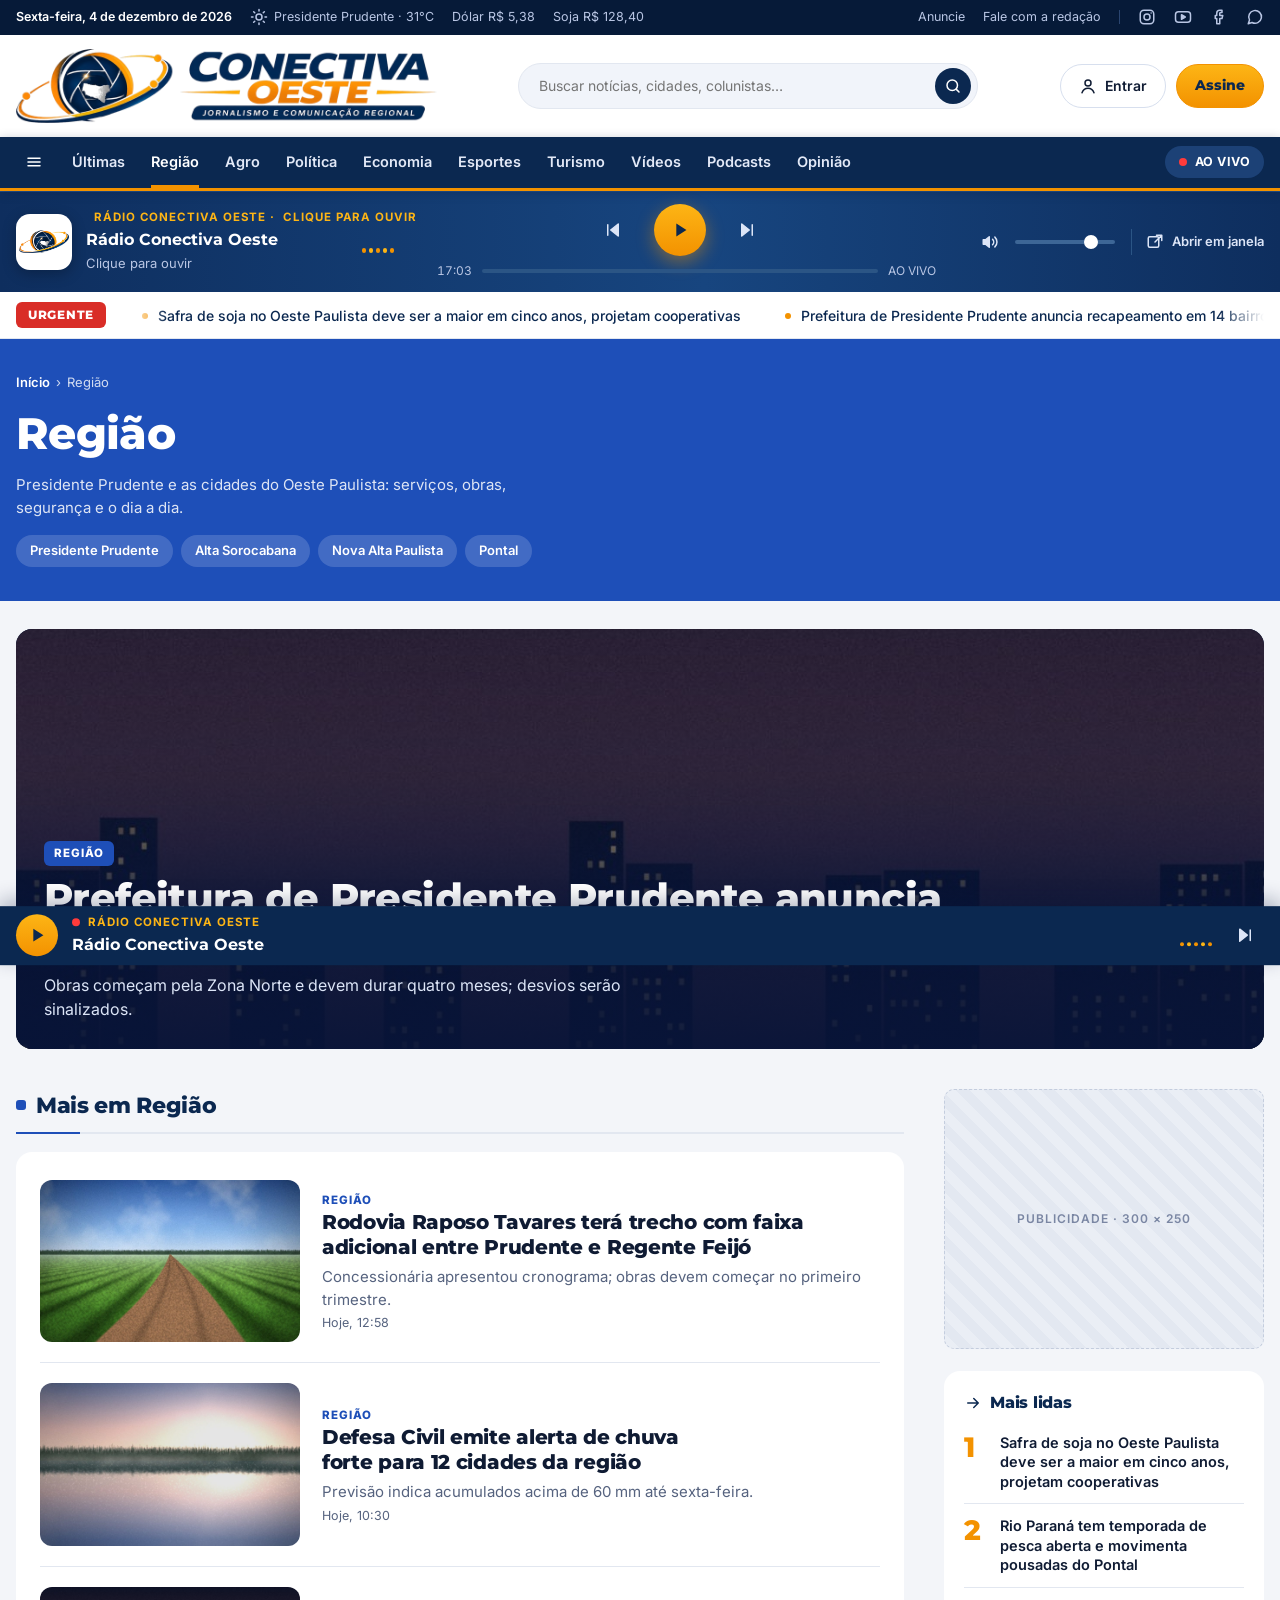
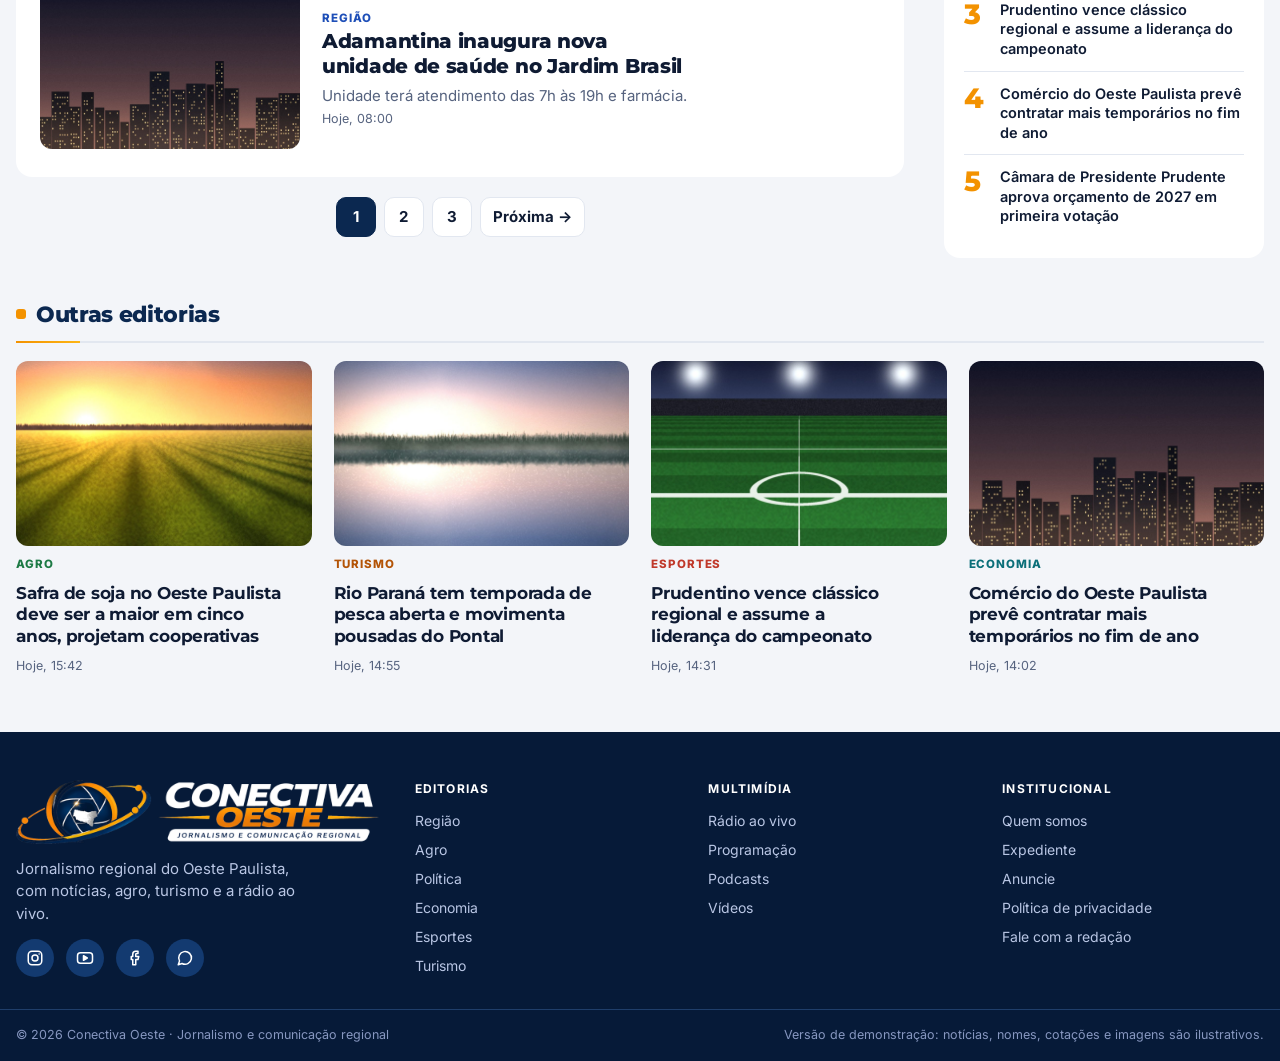
<file: regiao.html>
<!doctype html>
<html lang="pt-BR">
<head>
<meta charset="utf-8">
<meta name="viewport" content="width=device-width, initial-scale=1, viewport-fit=cover">
<title>Região — Conectiva Oeste</title>
<meta name="description" content="Presidente Prudente e as cidades do Oeste Paulista: serviços, obras, segurança e o dia a dia.">
<meta name="claude:viewport-fit-sides" content="cover">
<link rel="preconnect" href="https://fonts.googleapis.com">
<link rel="stylesheet" href="https://fonts.googleapis.com/css2?family=Montserrat:ital,wght@0,600;0,700;0,800;1,600&amp;family=Inter:wght@400;500;600;700&amp;family=Source+Serif+4:ital,opsz,wght@0,8..60,400;0,8..60,600;1,8..60,400;1,8..60,600&amp;display=swap">
<link rel="stylesheet" href="style.css">
</head>
<body>
<header>
  <div class="util"><div class="wrap">
    <div class="util-l"><strong data-today>Hoje</strong><span style="display:inline-flex;align-items:center;gap:6px"><svg class="ico" width="15" height="15" viewBox="0 0 24 24" fill="none" stroke="currentColor" stroke-width="2" stroke-linecap="round" stroke-linejoin="round" aria-hidden="true"><circle cx="12" cy="12" r="4"/><path d="M12 2v2M12 20v2M4.9 4.9l1.4 1.4M17.7 17.7l1.4 1.4M2 12h2M20 12h2M4.9 19.1l1.4-1.4M17.7 6.3l1.4-1.4"/></svg> Presidente Prudente · 31°C</span><span>Dólar R$ 5,38</span><span>Soja R$ 128,40</span></div>
    <div class="util-r"><a href="#">Anuncie</a><a href="#">Fale com a redação</a><span class="sep"></span>
      <a class="soc" href="#" aria-label="Instagram"><svg class="ico" width="16" height="16" viewBox="0 0 24 24" fill="none" stroke="currentColor" stroke-width="2" stroke-linecap="round" stroke-linejoin="round" aria-hidden="true"><rect x="3" y="3" width="18" height="18" rx="5"/><circle cx="12" cy="12" r="4"/><path d="M17.5 6.5h.01"/></svg></a><a class="soc" href="#" aria-label="YouTube"><svg class="ico" width="16" height="16" viewBox="0 0 24 24" fill="none" stroke="currentColor" stroke-width="2" stroke-linecap="round" stroke-linejoin="round" aria-hidden="true"><rect x="2" y="5" width="20" height="14" rx="4"/><path d="M10 9l5 3-5 3V9z" fill="currentColor"/></svg></a><a class="soc" href="#" aria-label="Facebook"><svg class="ico" width="16" height="16" viewBox="0 0 24 24" fill="none" stroke="currentColor" stroke-width="2" stroke-linecap="round" stroke-linejoin="round" aria-hidden="true"><path d="M15 3h-2a4 4 0 0 0-4 4v3H7v4h2v7h4v-7h3l1-4h-4V7a1 1 0 0 1 1-1h2V3z"/></svg></a><a class="soc" href="#" aria-label="WhatsApp"><svg class="ico" width="16" height="16" viewBox="0 0 24 24" fill="none" stroke="currentColor" stroke-width="2" stroke-linecap="round" stroke-linejoin="round" aria-hidden="true"><path d="M3 21l1.7-5A8.5 8.5 0 1 1 8 19.3L3 21z"/></svg></a></div>
  </div></div>
  <div class="brand"><div class="wrap">
    <a class="logo" href="./" aria-label="Conectiva Oeste — página inicial"><img src="logo-conectiva.png" alt="Conectiva Oeste — Jornalismo e comunicação regional" width="398" height="70"></a>
    <form class="search" role="search"><label class="sr" for="q">Buscar no site</label><input id="q" type="search" placeholder="Buscar notícias, cidades, colunistas…"><button type="submit" aria-label="Buscar"><svg class="ico" width="16" height="16" viewBox="0 0 24 24" fill="none" stroke="currentColor" stroke-width="2" stroke-linecap="round" stroke-linejoin="round" aria-hidden="true"><circle cx="11" cy="11" r="7"/><path d="M20 20l-3.5-3.5"/></svg></button></form>
    <div class="acct"><a class="btn" href="#"><svg class="ico" width="17" height="17" viewBox="0 0 24 24" fill="none" stroke="currentColor" stroke-width="2" stroke-linecap="round" stroke-linejoin="round" aria-hidden="true"><circle cx="12" cy="8" r="4"/><path d="M4 21c1.5-4 4.5-6 8-6s6.5 2 8 6"/></svg><span>Entrar</span></a><a class="btn btn-or" href="#">Assine</a></div>
  </div></div>
</header>
<nav class="nav" aria-label="Editorias"><div class="wrap">
  <button class="burger" type="button" aria-label="Abrir menu" data-menu-open><svg class="ico" width="22" height="22" viewBox="0 0 24 24" fill="none" stroke="currentColor" stroke-width="2" stroke-linecap="round" stroke-linejoin="round" aria-hidden="true"><path d="M4 7h16M4 12h16M4 17h16"/></svg></button>
  <div class="nav-scroll"><a href="index.html#ultimas">Últimas</a><a href="regiao.html" aria-current="page">Região</a><a href="agro.html">Agro</a><a href="politica.html">Política</a><a href="economia.html">Economia</a><a href="esportes.html">Esportes</a><a href="turismo.html">Turismo</a><a href="index.html#videos">Vídeos</a><a href="ao-vivo.html#podcasts">Podcasts</a><a href="index.html#opiniao">Opinião</a></div>
  <a class="livebtn" href="ao-vivo.html"><span class="dot-live"></span>AO VIVO</a>
</div></nav>
<section class="player" aria-label="Rádio Conectiva Oeste"><div class="wrap">
  <div class="pl-now">
    <div class="pl-art"><img src="emblema.png" alt=""></div>
    <div class="pl-meta"><div class="pl-kicker"><span class="dot-live"></span>Rádio Conectiva Oeste · <span data-pl="status">Clique para ouvir</span></div><div class="pl-title" data-pl="title">Estrada de Terra</div><div class="pl-artist" data-pl="artist">Trio Interior</div></div>
    <div class="eq" aria-hidden="true"><span></span><span></span><span></span><span></span><span></span></div>
  </div>
  <div class="pl-ctl">
    <div class="pl-btns"><button class="ib" type="button" data-pl="prev" aria-label="Faixa anterior"><svg class="ico" width="20" height="20" viewBox="0 0 24 24" fill="none" stroke="currentColor" stroke-width="2" stroke-linecap="round" stroke-linejoin="round" aria-hidden="true"><path d="M19 20L9 12l10-8v16z" fill="currentColor"/><path d="M5 19V5"/></svg></button><button class="pp" type="button" data-pl="toggle" aria-label="Ouvir rádio"><svg class="i-play" width="22" height="22" viewBox="0 0 24 24" aria-hidden="true"><path d="M8 5l11 7-11 7V5z" fill="currentColor"/></svg><svg class="i-pause" width="22" height="22" viewBox="0 0 24 24" aria-hidden="true"><rect x="6" y="5" width="4" height="14" rx="1" fill="currentColor"/><rect x="14" y="5" width="4" height="14" rx="1" fill="currentColor"/></svg></button><button class="ib" type="button" data-pl="next" aria-label="Próxima faixa"><svg class="ico" width="20" height="20" viewBox="0 0 24 24" fill="none" stroke="currentColor" stroke-width="2" stroke-linecap="round" stroke-linejoin="round" aria-hidden="true"><path d="M5 4l10 8-10 8V4z" fill="currentColor"/><path d="M19 5v14"/></svg></button></div>
    <div class="pl-bar"><span data-pl="elapsed">0:00</span><div class="pl-track"><div class="pl-fill" data-pl="fill"></div></div><span data-pl="dur">3:34</span></div>
  </div>
  <div class="pl-side"><span style="display:inline-flex;color:#DCE5F7"><svg class="ico" width="20" height="20" viewBox="0 0 24 24" fill="none" stroke="currentColor" stroke-width="2" stroke-linecap="round" stroke-linejoin="round" aria-hidden="true"><path d="M11 5L6 9H3v6h3l5 4V5z" fill="currentColor"/><path d="M15.5 8.5a5 5 0 0 1 0 7M18.5 5.5a9 9 0 0 1 0 13"/></svg></span><label class="sr" for="vol">Volume</label><input id="vol" class="vol" type="range" min="0" max="100" value="70" data-pl="vol"><span class="sep"></span><a href="player.html" data-pl="popup" title="Continue ouvindo enquanto navega"><svg class="ico" width="18" height="18" viewBox="0 0 24 24" fill="none" stroke="currentColor" stroke-width="2" stroke-linecap="round" stroke-linejoin="round" aria-hidden="true"><rect x="3" y="5" width="14" height="14" rx="2"/><path d="M14 3h7v7M21 3l-9 9"/></svg>Abrir em janela</a></div>
</div></section>
<div class="ticker"><div class="wrap"><span class="tag-urg">URGENTE</span><div class="tkw"><div class="tk"><a href="noticia.html">Safra de soja no Oeste Paulista deve ser a maior em cinco anos, projetam cooperativas</a><a href="noticia.html">Prefeitura de Presidente Prudente anuncia recapeamento em 14 bairros a partir de dezembro</a><a href="noticia.html">Rio Paraná tem temporada de pesca aberta e movimenta pousadas do Pontal</a><a href="noticia.html">Prudentino vence clássico regional e assume a liderança do campeonato</a><a href="noticia.html">Comércio do Oeste Paulista prevê contratar mais temporários no fim de ano</a><a href="noticia.html">Câmara de Presidente Prudente aprova orçamento de 2027 em primeira votação</a><a href="noticia.html">Preço do boi gordo sobe pela terceira semana seguida em São Paulo</a><a href="noticia.html">Safra de soja no Oeste Paulista deve ser a maior em cinco anos, projetam cooperativas</a><a href="noticia.html">Prefeitura de Presidente Prudente anuncia recapeamento em 14 bairros a partir de dezembro</a><a href="noticia.html">Rio Paraná tem temporada de pesca aberta e movimenta pousadas do Pontal</a><a href="noticia.html">Prudentino vence clássico regional e assume a liderança do campeonato</a><a href="noticia.html">Comércio do Oeste Paulista prevê contratar mais temporários no fim de ano</a><a href="noticia.html">Câmara de Presidente Prudente aprova orçamento de 2027 em primeira votação</a><a href="noticia.html">Preço do boi gordo sobe pela terceira semana seguida em São Paulo</a></div></div></div></div>
<div class="drawer" id="drawer" hidden><div class="drawer-bg" data-menu-close></div><div class="drawer-panel" role="dialog" aria-label="Menu"><button class="drawer-close" type="button" aria-label="Fechar menu" data-menu-close><svg class="ico" width="18" height="18" viewBox="0 0 24 24" fill="none" stroke="currentColor" stroke-width="2" stroke-linecap="round" stroke-linejoin="round" aria-hidden="true"><path d="M6 6l12 12M18 6L6 18"/></svg></button><img src="logo-conectiva-negativo.png" alt="Conectiva Oeste" style="width:220px;margin:4px 0 14px"><a href="index.html#ultimas">Últimas</a><a href="regiao.html">Região</a><a href="agro.html">Agro</a><a href="politica.html">Política</a><a href="economia.html">Economia</a><a href="esportes.html">Esportes</a><a href="turismo.html">Turismo</a><a href="index.html#videos">Vídeos</a><a href="ao-vivo.html#podcasts">Podcasts</a><a href="index.html#opiniao">Opinião</a><a href="ao-vivo.html">Rádio ao vivo</a><a href="#">Anuncie</a><a href="#">Fale com a redação</a></div></div>
<div class="ed-head k-regiao"><div class="wrap"><nav class="crumbs" aria-label="Você está em" style="color:rgba(255,255,255,.8)"><a href="./" style="color:#fff">Início</a><span>›</span><span>Região</span></nav><h1>Região</h1><p>Presidente Prudente e as cidades do Oeste Paulista: serviços, obras, segurança e o dia a dia.</p><div class="ed-sub"><a href="#">Presidente Prudente</a><a href="#">Alta Sorocabana</a><a href="#">Nova Alta Paulista</a><a href="#">Pontal</a></div></div></div>
<main><div class="wrap" style="display:flex;flex-direction:column;gap:40px">
<a class="lead" href="noticia.html" style="min-height:420px"><img src="cidade.jpg" alt=""><div class="lead-body"><span class="kick" style="background:var(--c-regiao)">Região</span><h1>Prefeitura de Presidente Prudente anuncia recapeamento em 14 bairros a partir de dezembro</h1><p>Obras começam pela Zona Norte e devem durar quatro meses; desvios serão sinalizados.</p></div></a>
<div class="art"><div style="min-width:0"><div class="sec-h k-regiao"><h2>Mais em Região</h2></div><div class="ed-list"><a class="ed-item" href="noticia.html"><div class="thumb"><img src="estrada.jpg" alt=""></div><div><span class="kick k-regiao">Região</span><h3>Rodovia Raposo Tavares terá trecho com faixa adicional entre Prudente e Regente Feijó</h3><p>Concessionária apresentou cronograma; obras devem começar no primeiro trimestre.</p><span class="meta">Hoje, 12:58</span></div></a><a class="ed-item" href="noticia.html"><div class="thumb"><img src="rio2.jpg" alt=""></div><div><span class="kick k-regiao">Região</span><h3>Defesa Civil emite alerta de chuva forte para 12 cidades da região</h3><p>Previsão indica acumulados acima de 60 mm até sexta-feira.</p><span class="meta">Hoje, 10:30</span></div></a><a class="ed-item" href="noticia.html"><div class="thumb"><img src="cidade2.jpg" alt=""></div><div><span class="kick k-regiao">Região</span><h3>Adamantina inaugura nova unidade de saúde no Jardim Brasil</h3><p>Unidade terá atendimento das 7h às 19h e farmácia.</p><span class="meta">Hoje, 08:00</span></div></a></div><div class="pager"><span>1</span><a href="#">2</a><a href="#">3</a><a href="#">Próxima →</a></div></div><aside class="side"><div class="ad ad-box">Publicidade · 300 × 250</div><div class="mostread" style="grid-column:auto;grid-row:auto"><h2><svg class="ico" width="16" height="16" viewBox="0 0 24 24" fill="none" stroke="currentColor" stroke-width="2" stroke-linecap="round" stroke-linejoin="round" aria-hidden="true"><path d="M5 12h14M13 6l6 6-6 6"/></svg> Mais lidas</h2><ol><li><a href="noticia.html">Safra de soja no Oeste Paulista deve ser a maior em cinco anos, projetam cooperativas</a></li><li><a href="noticia.html">Rio Paraná tem temporada de pesca aberta e movimenta pousadas do Pontal</a></li><li><a href="noticia.html">Prudentino vence clássico regional e assume a liderança do campeonato</a></li><li><a href="noticia.html">Comércio do Oeste Paulista prevê contratar mais temporários no fim de ano</a></li><li><a href="noticia.html">Câmara de Presidente Prudente aprova orçamento de 2027 em primeira votação</a></li></ol></div></aside></div>
<section><div class="sec-h"><h2>Outras editorias</h2></div><div class="grid4"><a class="card" href="noticia.html"><div class="thumb"><img src="safra.jpg" alt=""></div><span class="kick k-agro">Agro</span><h3>Safra de soja no Oeste Paulista deve ser a maior em cinco anos, projetam cooperativas</h3><span class="meta">Hoje, 15:42</span></a><a class="card" href="noticia.html"><div class="thumb"><img src="rio.jpg" alt=""></div><span class="kick k-turismo">Turismo</span><h3>Rio Paraná tem temporada de pesca aberta e movimenta pousadas do Pontal</h3><span class="meta">Hoje, 14:55</span></a><a class="card" href="noticia.html"><div class="thumb"><img src="estadio.jpg" alt=""></div><span class="kick k-esportes">Esportes</span><h3>Prudentino vence clássico regional e assume a liderança do campeonato</h3><span class="meta">Hoje, 14:31</span></a><a class="card" href="noticia.html"><div class="thumb"><img src="cidade2.jpg" alt=""></div><span class="kick k-economia">Economia</span><h3>Comércio do Oeste Paulista prevê contratar mais temporários no fim de ano</h3><span class="meta">Hoje, 14:02</span></a></div></section>
</div></main>
<div class="mini" aria-label="Rádio (mini player)"><div class="wrap">
  <button class="pp" type="button" data-pl="toggle" aria-label="Ouvir rádio"><svg class="i-play" width="22" height="22" viewBox="0 0 24 24" aria-hidden="true"><path d="M8 5l11 7-11 7V5z" fill="currentColor"/></svg><svg class="i-pause" width="22" height="22" viewBox="0 0 24 24" aria-hidden="true"><rect x="6" y="5" width="4" height="14" rx="1" fill="currentColor"/><rect x="14" y="5" width="4" height="14" rx="1" fill="currentColor"/></svg></button>
  <div class="pl-meta"><div class="pl-kicker"><span class="dot-live"></span>Rádio Conectiva Oeste</div><div class="pl-title" data-pl="title">Estrada de Terra</div></div>
  <div class="eq" aria-hidden="true"><span></span><span></span><span></span><span></span><span></span></div>
  <button class="ib" type="button" data-pl="next" aria-label="Próxima faixa"><svg class="ico" width="20" height="20" viewBox="0 0 24 24" fill="none" stroke="currentColor" stroke-width="2" stroke-linecap="round" stroke-linejoin="round" aria-hidden="true"><path d="M5 4l10 8-10 8V4z" fill="currentColor"/><path d="M19 5v14"/></svg></button>
</div></div>
<footer><div class="wrap top">
  <div><img src="logo-conectiva-negativo.png" alt="Conectiva Oeste — Jornalismo e comunicação regional" width="410" height="72"><p style="max-width:34ch;margin:14px 0 0">Jornalismo regional do Oeste Paulista, com notícias, agro, turismo e a rádio ao vivo.</p>
    <div class="socs"><a href="#" aria-label="Instagram"><svg class="ico" width="17" height="17" viewBox="0 0 24 24" fill="none" stroke="currentColor" stroke-width="2" stroke-linecap="round" stroke-linejoin="round" aria-hidden="true"><rect x="3" y="3" width="18" height="18" rx="5"/><circle cx="12" cy="12" r="4"/><path d="M17.5 6.5h.01"/></svg></a><a href="#" aria-label="YouTube"><svg class="ico" width="17" height="17" viewBox="0 0 24 24" fill="none" stroke="currentColor" stroke-width="2" stroke-linecap="round" stroke-linejoin="round" aria-hidden="true"><rect x="2" y="5" width="20" height="14" rx="4"/><path d="M10 9l5 3-5 3V9z" fill="currentColor"/></svg></a><a href="#" aria-label="Facebook"><svg class="ico" width="17" height="17" viewBox="0 0 24 24" fill="none" stroke="currentColor" stroke-width="2" stroke-linecap="round" stroke-linejoin="round" aria-hidden="true"><path d="M15 3h-2a4 4 0 0 0-4 4v3H7v4h2v7h4v-7h3l1-4h-4V7a1 1 0 0 1 1-1h2V3z"/></svg></a><a href="#" aria-label="WhatsApp"><svg class="ico" width="17" height="17" viewBox="0 0 24 24" fill="none" stroke="currentColor" stroke-width="2" stroke-linecap="round" stroke-linejoin="round" aria-hidden="true"><path d="M3 21l1.7-5A8.5 8.5 0 1 1 8 19.3L3 21z"/></svg></a></div></div>
  <div><h4>Editorias</h4><ul><li><a href="regiao.html">Região</a></li><li><a href="agro.html">Agro</a></li><li><a href="politica.html">Política</a></li><li><a href="economia.html">Economia</a></li><li><a href="esportes.html">Esportes</a></li><li><a href="turismo.html">Turismo</a></li></ul></div>
  <div><h4>Multimídia</h4><ul><li><a href="ao-vivo.html">Rádio ao vivo</a></li><li><a href="ao-vivo.html#programacao">Programação</a></li><li><a href="ao-vivo.html#podcasts">Podcasts</a></li><li><a href="./#videos">Vídeos</a></li></ul></div>
  <div><h4>Institucional</h4><ul><li><a href="#">Quem somos</a></li><li><a href="#">Expediente</a></li><li><a href="#">Anuncie</a></li><li><a href="#">Política de privacidade</a></li><li><a href="#">Fale com a redação</a></li></ul></div>
</div>
<div class="bottom"><div class="wrap"><span>© 2026 Conectiva Oeste · Jornalismo e comunicação regional</span><span>Versão de demonstração: notícias, nomes, cotações e imagens são ilustrativos.</span></div></div></footer>
<script src="app.js" data-media=""></script>
</body>
</html>
</file>
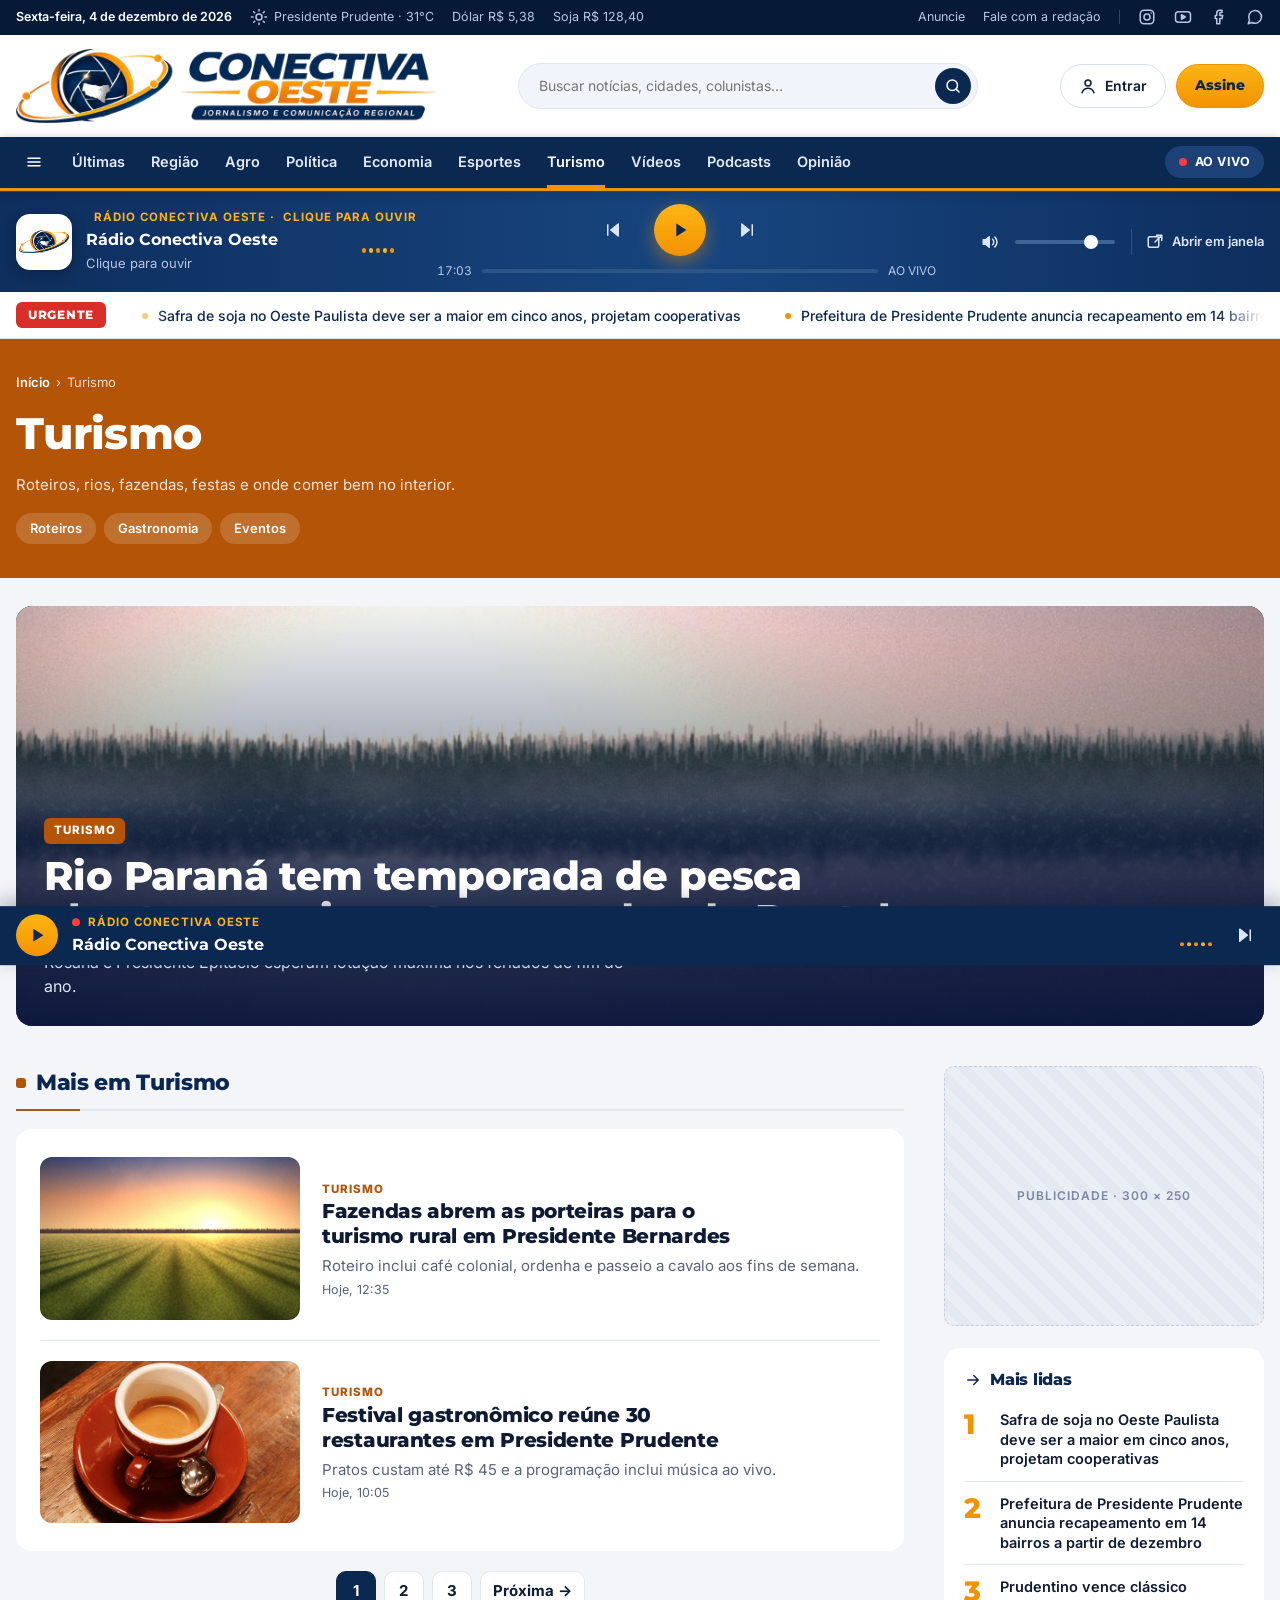
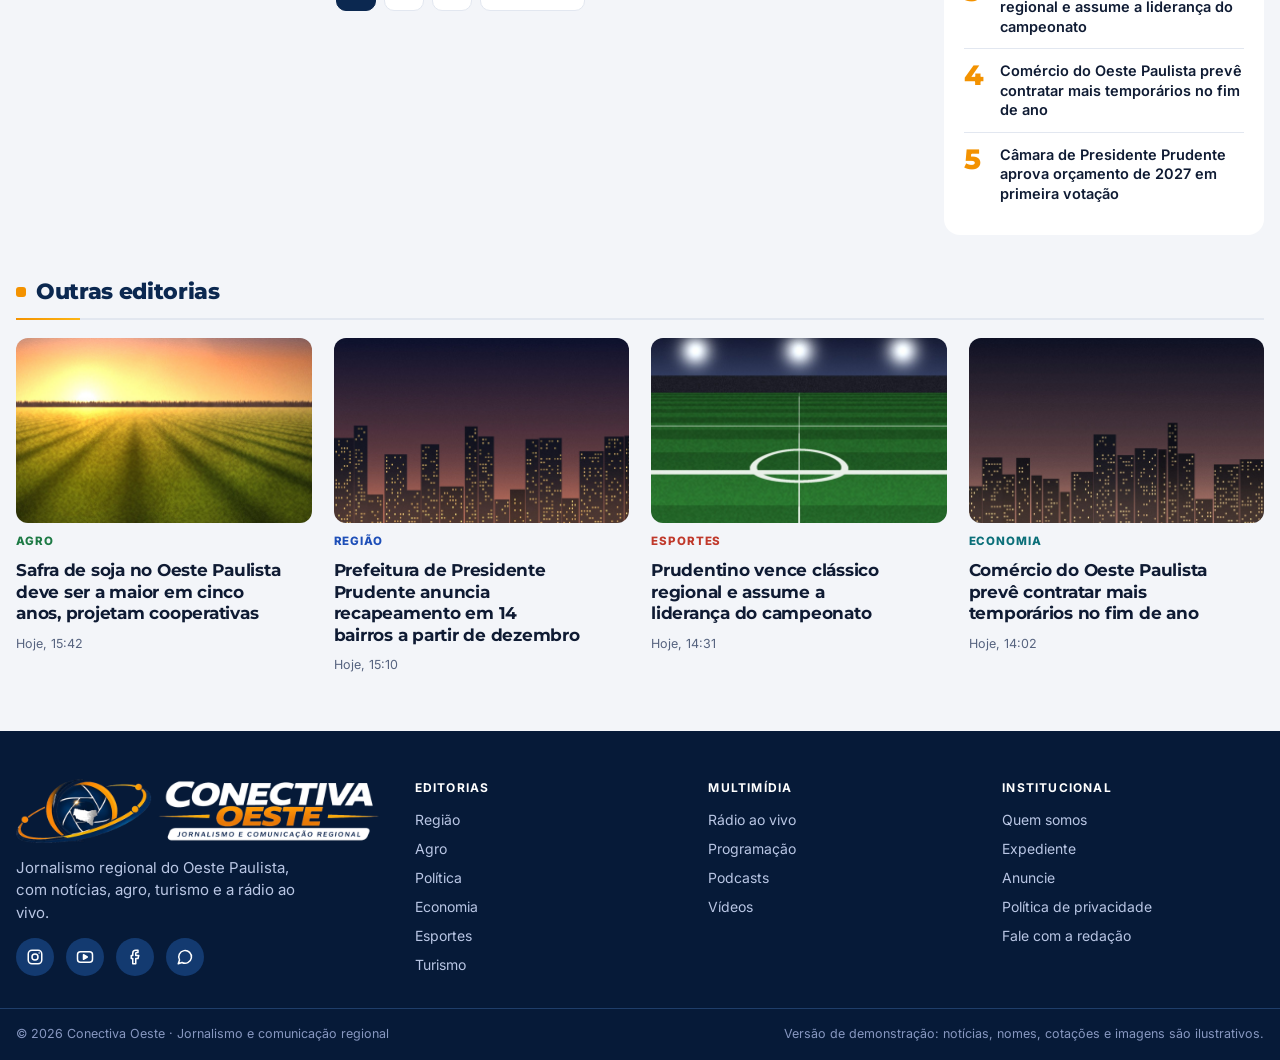
<file: turismo.html>
<!doctype html>
<html lang="pt-BR">
<head>
<meta charset="utf-8">
<meta name="viewport" content="width=device-width, initial-scale=1, viewport-fit=cover">
<title>Turismo — Conectiva Oeste</title>
<meta name="description" content="Roteiros, rios, fazendas, festas e onde comer bem no interior.">
<meta name="claude:viewport-fit-sides" content="cover">
<link rel="preconnect" href="https://fonts.googleapis.com">
<link rel="stylesheet" href="https://fonts.googleapis.com/css2?family=Montserrat:ital,wght@0,600;0,700;0,800;1,600&amp;family=Inter:wght@400;500;600;700&amp;family=Source+Serif+4:ital,opsz,wght@0,8..60,400;0,8..60,600;1,8..60,400;1,8..60,600&amp;display=swap">
<link rel="stylesheet" href="style.css">
</head>
<body>
<header>
  <div class="util"><div class="wrap">
    <div class="util-l"><strong data-today>Hoje</strong><span style="display:inline-flex;align-items:center;gap:6px"><svg class="ico" width="15" height="15" viewBox="0 0 24 24" fill="none" stroke="currentColor" stroke-width="2" stroke-linecap="round" stroke-linejoin="round" aria-hidden="true"><circle cx="12" cy="12" r="4"/><path d="M12 2v2M12 20v2M4.9 4.9l1.4 1.4M17.7 17.7l1.4 1.4M2 12h2M20 12h2M4.9 19.1l1.4-1.4M17.7 6.3l1.4-1.4"/></svg> Presidente Prudente · 31°C</span><span>Dólar R$ 5,38</span><span>Soja R$ 128,40</span></div>
    <div class="util-r"><a href="#">Anuncie</a><a href="#">Fale com a redação</a><span class="sep"></span>
      <a class="soc" href="#" aria-label="Instagram"><svg class="ico" width="16" height="16" viewBox="0 0 24 24" fill="none" stroke="currentColor" stroke-width="2" stroke-linecap="round" stroke-linejoin="round" aria-hidden="true"><rect x="3" y="3" width="18" height="18" rx="5"/><circle cx="12" cy="12" r="4"/><path d="M17.5 6.5h.01"/></svg></a><a class="soc" href="#" aria-label="YouTube"><svg class="ico" width="16" height="16" viewBox="0 0 24 24" fill="none" stroke="currentColor" stroke-width="2" stroke-linecap="round" stroke-linejoin="round" aria-hidden="true"><rect x="2" y="5" width="20" height="14" rx="4"/><path d="M10 9l5 3-5 3V9z" fill="currentColor"/></svg></a><a class="soc" href="#" aria-label="Facebook"><svg class="ico" width="16" height="16" viewBox="0 0 24 24" fill="none" stroke="currentColor" stroke-width="2" stroke-linecap="round" stroke-linejoin="round" aria-hidden="true"><path d="M15 3h-2a4 4 0 0 0-4 4v3H7v4h2v7h4v-7h3l1-4h-4V7a1 1 0 0 1 1-1h2V3z"/></svg></a><a class="soc" href="#" aria-label="WhatsApp"><svg class="ico" width="16" height="16" viewBox="0 0 24 24" fill="none" stroke="currentColor" stroke-width="2" stroke-linecap="round" stroke-linejoin="round" aria-hidden="true"><path d="M3 21l1.7-5A8.5 8.5 0 1 1 8 19.3L3 21z"/></svg></a></div>
  </div></div>
  <div class="brand"><div class="wrap">
    <a class="logo" href="./" aria-label="Conectiva Oeste — página inicial"><img src="logo-conectiva.png" alt="Conectiva Oeste — Jornalismo e comunicação regional" width="398" height="70"></a>
    <form class="search" role="search"><label class="sr" for="q">Buscar no site</label><input id="q" type="search" placeholder="Buscar notícias, cidades, colunistas…"><button type="submit" aria-label="Buscar"><svg class="ico" width="16" height="16" viewBox="0 0 24 24" fill="none" stroke="currentColor" stroke-width="2" stroke-linecap="round" stroke-linejoin="round" aria-hidden="true"><circle cx="11" cy="11" r="7"/><path d="M20 20l-3.5-3.5"/></svg></button></form>
    <div class="acct"><a class="btn" href="#"><svg class="ico" width="17" height="17" viewBox="0 0 24 24" fill="none" stroke="currentColor" stroke-width="2" stroke-linecap="round" stroke-linejoin="round" aria-hidden="true"><circle cx="12" cy="8" r="4"/><path d="M4 21c1.5-4 4.5-6 8-6s6.5 2 8 6"/></svg><span>Entrar</span></a><a class="btn btn-or" href="#">Assine</a></div>
  </div></div>
</header>
<nav class="nav" aria-label="Editorias"><div class="wrap">
  <button class="burger" type="button" aria-label="Abrir menu" data-menu-open><svg class="ico" width="22" height="22" viewBox="0 0 24 24" fill="none" stroke="currentColor" stroke-width="2" stroke-linecap="round" stroke-linejoin="round" aria-hidden="true"><path d="M4 7h16M4 12h16M4 17h16"/></svg></button>
  <div class="nav-scroll"><a href="index.html#ultimas">Últimas</a><a href="regiao.html">Região</a><a href="agro.html">Agro</a><a href="politica.html">Política</a><a href="economia.html">Economia</a><a href="esportes.html">Esportes</a><a href="turismo.html" aria-current="page">Turismo</a><a href="index.html#videos">Vídeos</a><a href="ao-vivo.html#podcasts">Podcasts</a><a href="index.html#opiniao">Opinião</a></div>
  <a class="livebtn" href="ao-vivo.html"><span class="dot-live"></span>AO VIVO</a>
</div></nav>
<section class="player" aria-label="Rádio Conectiva Oeste"><div class="wrap">
  <div class="pl-now">
    <div class="pl-art"><img src="emblema.png" alt=""></div>
    <div class="pl-meta"><div class="pl-kicker"><span class="dot-live"></span>Rádio Conectiva Oeste · <span data-pl="status">Clique para ouvir</span></div><div class="pl-title" data-pl="title">Estrada de Terra</div><div class="pl-artist" data-pl="artist">Trio Interior</div></div>
    <div class="eq" aria-hidden="true"><span></span><span></span><span></span><span></span><span></span></div>
  </div>
  <div class="pl-ctl">
    <div class="pl-btns"><button class="ib" type="button" data-pl="prev" aria-label="Faixa anterior"><svg class="ico" width="20" height="20" viewBox="0 0 24 24" fill="none" stroke="currentColor" stroke-width="2" stroke-linecap="round" stroke-linejoin="round" aria-hidden="true"><path d="M19 20L9 12l10-8v16z" fill="currentColor"/><path d="M5 19V5"/></svg></button><button class="pp" type="button" data-pl="toggle" aria-label="Ouvir rádio"><svg class="i-play" width="22" height="22" viewBox="0 0 24 24" aria-hidden="true"><path d="M8 5l11 7-11 7V5z" fill="currentColor"/></svg><svg class="i-pause" width="22" height="22" viewBox="0 0 24 24" aria-hidden="true"><rect x="6" y="5" width="4" height="14" rx="1" fill="currentColor"/><rect x="14" y="5" width="4" height="14" rx="1" fill="currentColor"/></svg></button><button class="ib" type="button" data-pl="next" aria-label="Próxima faixa"><svg class="ico" width="20" height="20" viewBox="0 0 24 24" fill="none" stroke="currentColor" stroke-width="2" stroke-linecap="round" stroke-linejoin="round" aria-hidden="true"><path d="M5 4l10 8-10 8V4z" fill="currentColor"/><path d="M19 5v14"/></svg></button></div>
    <div class="pl-bar"><span data-pl="elapsed">0:00</span><div class="pl-track"><div class="pl-fill" data-pl="fill"></div></div><span data-pl="dur">3:34</span></div>
  </div>
  <div class="pl-side"><span style="display:inline-flex;color:#DCE5F7"><svg class="ico" width="20" height="20" viewBox="0 0 24 24" fill="none" stroke="currentColor" stroke-width="2" stroke-linecap="round" stroke-linejoin="round" aria-hidden="true"><path d="M11 5L6 9H3v6h3l5 4V5z" fill="currentColor"/><path d="M15.5 8.5a5 5 0 0 1 0 7M18.5 5.5a9 9 0 0 1 0 13"/></svg></span><label class="sr" for="vol">Volume</label><input id="vol" class="vol" type="range" min="0" max="100" value="70" data-pl="vol"><span class="sep"></span><a href="player.html" data-pl="popup" title="Continue ouvindo enquanto navega"><svg class="ico" width="18" height="18" viewBox="0 0 24 24" fill="none" stroke="currentColor" stroke-width="2" stroke-linecap="round" stroke-linejoin="round" aria-hidden="true"><rect x="3" y="5" width="14" height="14" rx="2"/><path d="M14 3h7v7M21 3l-9 9"/></svg>Abrir em janela</a></div>
</div></section>
<div class="ticker"><div class="wrap"><span class="tag-urg">URGENTE</span><div class="tkw"><div class="tk"><a href="noticia.html">Safra de soja no Oeste Paulista deve ser a maior em cinco anos, projetam cooperativas</a><a href="noticia.html">Prefeitura de Presidente Prudente anuncia recapeamento em 14 bairros a partir de dezembro</a><a href="noticia.html">Rio Paraná tem temporada de pesca aberta e movimenta pousadas do Pontal</a><a href="noticia.html">Prudentino vence clássico regional e assume a liderança do campeonato</a><a href="noticia.html">Comércio do Oeste Paulista prevê contratar mais temporários no fim de ano</a><a href="noticia.html">Câmara de Presidente Prudente aprova orçamento de 2027 em primeira votação</a><a href="noticia.html">Preço do boi gordo sobe pela terceira semana seguida em São Paulo</a><a href="noticia.html">Safra de soja no Oeste Paulista deve ser a maior em cinco anos, projetam cooperativas</a><a href="noticia.html">Prefeitura de Presidente Prudente anuncia recapeamento em 14 bairros a partir de dezembro</a><a href="noticia.html">Rio Paraná tem temporada de pesca aberta e movimenta pousadas do Pontal</a><a href="noticia.html">Prudentino vence clássico regional e assume a liderança do campeonato</a><a href="noticia.html">Comércio do Oeste Paulista prevê contratar mais temporários no fim de ano</a><a href="noticia.html">Câmara de Presidente Prudente aprova orçamento de 2027 em primeira votação</a><a href="noticia.html">Preço do boi gordo sobe pela terceira semana seguida em São Paulo</a></div></div></div></div>
<div class="drawer" id="drawer" hidden><div class="drawer-bg" data-menu-close></div><div class="drawer-panel" role="dialog" aria-label="Menu"><button class="drawer-close" type="button" aria-label="Fechar menu" data-menu-close><svg class="ico" width="18" height="18" viewBox="0 0 24 24" fill="none" stroke="currentColor" stroke-width="2" stroke-linecap="round" stroke-linejoin="round" aria-hidden="true"><path d="M6 6l12 12M18 6L6 18"/></svg></button><img src="logo-conectiva-negativo.png" alt="Conectiva Oeste" style="width:220px;margin:4px 0 14px"><a href="index.html#ultimas">Últimas</a><a href="regiao.html">Região</a><a href="agro.html">Agro</a><a href="politica.html">Política</a><a href="economia.html">Economia</a><a href="esportes.html">Esportes</a><a href="turismo.html">Turismo</a><a href="index.html#videos">Vídeos</a><a href="ao-vivo.html#podcasts">Podcasts</a><a href="index.html#opiniao">Opinião</a><a href="ao-vivo.html">Rádio ao vivo</a><a href="#">Anuncie</a><a href="#">Fale com a redação</a></div></div>
<div class="ed-head k-turismo"><div class="wrap"><nav class="crumbs" aria-label="Você está em" style="color:rgba(255,255,255,.8)"><a href="./" style="color:#fff">Início</a><span>›</span><span>Turismo</span></nav><h1>Turismo</h1><p>Roteiros, rios, fazendas, festas e onde comer bem no interior.</p><div class="ed-sub"><a href="#">Roteiros</a><a href="#">Gastronomia</a><a href="#">Eventos</a></div></div></div>
<main><div class="wrap" style="display:flex;flex-direction:column;gap:40px">
<a class="lead" href="noticia.html" style="min-height:420px"><img src="rio.jpg" alt=""><div class="lead-body"><span class="kick" style="background:var(--c-turismo)">Turismo</span><h1>Rio Paraná tem temporada de pesca aberta e movimenta pousadas do Pontal</h1><p>Rosana e Presidente Epitácio esperam lotação máxima nos feriados de fim de ano.</p></div></a>
<div class="art"><div style="min-width:0"><div class="sec-h k-turismo"><h2>Mais em Turismo</h2></div><div class="ed-list"><a class="ed-item" href="noticia.html"><div class="thumb"><img src="entardecer.jpg" alt=""></div><div><span class="kick k-turismo">Turismo</span><h3>Fazendas abrem as porteiras para o turismo rural em Presidente Bernardes</h3><p>Roteiro inclui café colonial, ordenha e passeio a cavalo aos fins de semana.</p><span class="meta">Hoje, 12:35</span></div></a><a class="ed-item" href="noticia.html"><div class="thumb"><img src="cafe.jpg" alt=""></div><div><span class="kick k-turismo">Turismo</span><h3>Festival gastronômico reúne 30 restaurantes em Presidente Prudente</h3><p>Pratos custam até R$ 45 e a programação inclui música ao vivo.</p><span class="meta">Hoje, 10:05</span></div></a></div><div class="pager"><span>1</span><a href="#">2</a><a href="#">3</a><a href="#">Próxima →</a></div></div><aside class="side"><div class="ad ad-box">Publicidade · 300 × 250</div><div class="mostread" style="grid-column:auto;grid-row:auto"><h2><svg class="ico" width="16" height="16" viewBox="0 0 24 24" fill="none" stroke="currentColor" stroke-width="2" stroke-linecap="round" stroke-linejoin="round" aria-hidden="true"><path d="M5 12h14M13 6l6 6-6 6"/></svg> Mais lidas</h2><ol><li><a href="noticia.html">Safra de soja no Oeste Paulista deve ser a maior em cinco anos, projetam cooperativas</a></li><li><a href="noticia.html">Prefeitura de Presidente Prudente anuncia recapeamento em 14 bairros a partir de dezembro</a></li><li><a href="noticia.html">Prudentino vence clássico regional e assume a liderança do campeonato</a></li><li><a href="noticia.html">Comércio do Oeste Paulista prevê contratar mais temporários no fim de ano</a></li><li><a href="noticia.html">Câmara de Presidente Prudente aprova orçamento de 2027 em primeira votação</a></li></ol></div></aside></div>
<section><div class="sec-h"><h2>Outras editorias</h2></div><div class="grid4"><a class="card" href="noticia.html"><div class="thumb"><img src="safra.jpg" alt=""></div><span class="kick k-agro">Agro</span><h3>Safra de soja no Oeste Paulista deve ser a maior em cinco anos, projetam cooperativas</h3><span class="meta">Hoje, 15:42</span></a><a class="card" href="noticia.html"><div class="thumb"><img src="cidade.jpg" alt=""></div><span class="kick k-regiao">Região</span><h3>Prefeitura de Presidente Prudente anuncia recapeamento em 14 bairros a partir de dezembro</h3><span class="meta">Hoje, 15:10</span></a><a class="card" href="noticia.html"><div class="thumb"><img src="estadio.jpg" alt=""></div><span class="kick k-esportes">Esportes</span><h3>Prudentino vence clássico regional e assume a liderança do campeonato</h3><span class="meta">Hoje, 14:31</span></a><a class="card" href="noticia.html"><div class="thumb"><img src="cidade2.jpg" alt=""></div><span class="kick k-economia">Economia</span><h3>Comércio do Oeste Paulista prevê contratar mais temporários no fim de ano</h3><span class="meta">Hoje, 14:02</span></a></div></section>
</div></main>
<div class="mini" aria-label="Rádio (mini player)"><div class="wrap">
  <button class="pp" type="button" data-pl="toggle" aria-label="Ouvir rádio"><svg class="i-play" width="22" height="22" viewBox="0 0 24 24" aria-hidden="true"><path d="M8 5l11 7-11 7V5z" fill="currentColor"/></svg><svg class="i-pause" width="22" height="22" viewBox="0 0 24 24" aria-hidden="true"><rect x="6" y="5" width="4" height="14" rx="1" fill="currentColor"/><rect x="14" y="5" width="4" height="14" rx="1" fill="currentColor"/></svg></button>
  <div class="pl-meta"><div class="pl-kicker"><span class="dot-live"></span>Rádio Conectiva Oeste</div><div class="pl-title" data-pl="title">Estrada de Terra</div></div>
  <div class="eq" aria-hidden="true"><span></span><span></span><span></span><span></span><span></span></div>
  <button class="ib" type="button" data-pl="next" aria-label="Próxima faixa"><svg class="ico" width="20" height="20" viewBox="0 0 24 24" fill="none" stroke="currentColor" stroke-width="2" stroke-linecap="round" stroke-linejoin="round" aria-hidden="true"><path d="M5 4l10 8-10 8V4z" fill="currentColor"/><path d="M19 5v14"/></svg></button>
</div></div>
<footer><div class="wrap top">
  <div><img src="logo-conectiva-negativo.png" alt="Conectiva Oeste — Jornalismo e comunicação regional" width="410" height="72"><p style="max-width:34ch;margin:14px 0 0">Jornalismo regional do Oeste Paulista, com notícias, agro, turismo e a rádio ao vivo.</p>
    <div class="socs"><a href="#" aria-label="Instagram"><svg class="ico" width="17" height="17" viewBox="0 0 24 24" fill="none" stroke="currentColor" stroke-width="2" stroke-linecap="round" stroke-linejoin="round" aria-hidden="true"><rect x="3" y="3" width="18" height="18" rx="5"/><circle cx="12" cy="12" r="4"/><path d="M17.5 6.5h.01"/></svg></a><a href="#" aria-label="YouTube"><svg class="ico" width="17" height="17" viewBox="0 0 24 24" fill="none" stroke="currentColor" stroke-width="2" stroke-linecap="round" stroke-linejoin="round" aria-hidden="true"><rect x="2" y="5" width="20" height="14" rx="4"/><path d="M10 9l5 3-5 3V9z" fill="currentColor"/></svg></a><a href="#" aria-label="Facebook"><svg class="ico" width="17" height="17" viewBox="0 0 24 24" fill="none" stroke="currentColor" stroke-width="2" stroke-linecap="round" stroke-linejoin="round" aria-hidden="true"><path d="M15 3h-2a4 4 0 0 0-4 4v3H7v4h2v7h4v-7h3l1-4h-4V7a1 1 0 0 1 1-1h2V3z"/></svg></a><a href="#" aria-label="WhatsApp"><svg class="ico" width="17" height="17" viewBox="0 0 24 24" fill="none" stroke="currentColor" stroke-width="2" stroke-linecap="round" stroke-linejoin="round" aria-hidden="true"><path d="M3 21l1.7-5A8.5 8.5 0 1 1 8 19.3L3 21z"/></svg></a></div></div>
  <div><h4>Editorias</h4><ul><li><a href="regiao.html">Região</a></li><li><a href="agro.html">Agro</a></li><li><a href="politica.html">Política</a></li><li><a href="economia.html">Economia</a></li><li><a href="esportes.html">Esportes</a></li><li><a href="turismo.html">Turismo</a></li></ul></div>
  <div><h4>Multimídia</h4><ul><li><a href="ao-vivo.html">Rádio ao vivo</a></li><li><a href="ao-vivo.html#programacao">Programação</a></li><li><a href="ao-vivo.html#podcasts">Podcasts</a></li><li><a href="./#videos">Vídeos</a></li></ul></div>
  <div><h4>Institucional</h4><ul><li><a href="#">Quem somos</a></li><li><a href="#">Expediente</a></li><li><a href="#">Anuncie</a></li><li><a href="#">Política de privacidade</a></li><li><a href="#">Fale com a redação</a></li></ul></div>
</div>
<div class="bottom"><div class="wrap"><span>© 2026 Conectiva Oeste · Jornalismo e comunicação regional</span><span>Versão de demonstração: notícias, nomes, cotações e imagens são ilustrativos.</span></div></div></footer>
<script src="app.js" data-media=""></script>
</body>
</html>
</file>
<file: style.css>
/* Conectiva Oeste — portal de notícias regional
   Layout: cabeçalho de 3 faixas + player da rádio; grade editorial de 12 colunas que vira 1 coluna no celular. */
:root {
  --navy: #0B2850;
  --navy-deep: #061A38;
  --navy-mid: #133A70;
  --blue: #1E4FB8;
  --orange: #F39200;
  --orange-ink: #A95A07;
  --red: #D92D27;
  --ink: #0F1B33;
  --muted: #56637F;
  --line: #E2E7F0;
  --bg: #F3F5F9;
  --card: #FFFFFF;
  --c-regiao: #1E4FB8;
  --c-agro: #1D7A45;
  --c-politica: #6A3C9C;
  --c-economia: #0B6F79;
  --c-esportes: #C0392B;
  --c-turismo: #B35407;
  --f-display: 'Montserrat', 'Segoe UI', Arial, sans-serif;
  --f-ui: 'Inter', 'Segoe UI', Arial, sans-serif;
  --f-read: 'Source Serif 4', Georgia, 'Times New Roman', serif;
  --wrap: 1280px;
  --gut: max(16px, env(safe-area-inset-left, 0px));
  --gut-r: max(16px, env(safe-area-inset-right, 0px));
  color-scheme: light;
}
* { box-sizing: border-box; }
[hidden] { display: none !important; }
html { scroll-behavior: smooth; }
body { margin: 0; background: var(--bg); color: var(--ink); font-family: var(--f-ui); font-size: 15px; line-height: 1.5; -webkit-font-smoothing: antialiased; }
a { color: inherit; text-decoration: none; }
a:hover { color: var(--blue); }
img { max-width: 100%; display: block; }
button { font-family: inherit; }
:focus-visible { outline: 2px solid var(--orange); outline-offset: 3px; border-radius: 4px; }
.sr { position: absolute; width: 1px; height: 1px; overflow: hidden; clip: rect(0 0 0 0); white-space: nowrap; }
.wrap { max-width: var(--wrap); margin: 0 auto; padding-left: var(--gut); padding-right: var(--gut-r); }
h1, h2, h3, h4 { font-family: var(--f-display); margin: 0; text-wrap: balance; letter-spacing: -0.015em; }
.ico { width: 18px; height: 18px; flex: 0 0 auto; }

/* ---------- Topo ---------- */
.util { background: var(--navy-deep); color: #B9C6E4; font-size: 12.5px; }
.util .wrap { display: flex; flex-wrap: wrap; align-items: center; justify-content: space-between; gap: 6px 20px; padding-block: 8px; }
.util-l, .util-r { display: flex; flex-wrap: wrap; align-items: center; gap: 6px 18px; }
.util strong { color: #fff; font-weight: 600; }
.util a:hover { color: #fff; }
.util .sep { width: 1px; height: 14px; background: #2A4570; }
.util .soc { display: inline-flex; color: #B9C6E4; }
.util .soc:hover { color: var(--orange); }

.brand { background: var(--card); }
.brand .wrap { display: flex; flex-wrap: wrap; align-items: center; justify-content: space-between; gap: 14px 32px; padding-block: 14px; }
.brand .logo img { height: 70px; width: auto; }
.search { flex: 1 1 280px; max-width: 460px; display: flex; align-items: center; gap: 8px; height: 46px; border-radius: 999px; background: #F1F4FA; border: 1px solid var(--line); padding: 0 6px 0 18px; }
.search input { flex: 1; min-width: 0; border: 0; background: transparent; font: inherit; font-size: 14px; color: var(--ink); outline: none; }
.search button { width: 36px; height: 36px; border-radius: 50%; border: 0; background: var(--navy); color: #fff; display: inline-flex; align-items: center; justify-content: center; cursor: pointer; }
.acct { display: flex; gap: 10px; }
.btn { height: 44px; padding: 0 18px; border-radius: 999px; display: inline-flex; align-items: center; gap: 8px; font-size: 14px; font-weight: 600; border: 1px solid #D7DFEE; background: #fff; color: var(--ink); cursor: pointer; }
.btn:hover { border-color: var(--navy); color: var(--navy); }
.btn-or { background: var(--orange); border-color: var(--orange); color: var(--navy); font-family: var(--f-display); font-weight: 800; }
.btn-or:hover { background: #FDB515; color: var(--navy); }

.nav { background: var(--navy); position: sticky; top: env(safe-area-inset-top, 0px); z-index: 40; box-shadow: 0 2px 10px rgba(6,19,56,.25); }
.nav .wrap { display: flex; align-items: center; gap: 20px; }
.nav-scroll { flex: 1; min-width: 0; display: flex; gap: 26px; overflow-x: auto; scrollbar-width: none; }
.nav-scroll::-webkit-scrollbar { display: none; }
.nav-scroll a { padding: 14px 0 12px; color: #E3E9F7; font-weight: 600; font-size: 14.5px; white-space: nowrap; border-bottom: 3px solid transparent; }
.nav-scroll a:hover, .nav-scroll a[aria-current="page"] { color: #fff; border-bottom-color: var(--orange); }
.burger { width: 36px; height: 44px; border: 0; background: transparent; color: #fff; display: inline-flex; align-items: center; justify-content: center; cursor: pointer; }
.livebtn { flex: 0 0 auto; display: inline-flex; align-items: center; gap: 8px; height: 32px; padding: 0 14px; border-radius: 999px; background: #1C4176; color: #fff; font-size: 12.5px; font-weight: 700; letter-spacing: .04em; }
.livebtn:hover { background: #245090; color: #fff; }
.dot-live { width: 8px; height: 8px; border-radius: 50%; background: #FF3B3B; animation: pulse 1.6s infinite; }
@keyframes pulse { 0% { box-shadow: 0 0 0 0 rgba(255,59,59,.6) } 70% { box-shadow: 0 0 0 8px rgba(255,59,59,0) } 100% { box-shadow: 0 0 0 0 rgba(255,59,59,0) } }

/* Drawer */
.drawer { position: fixed; inset: 0; z-index: 80; display: flex; }
.drawer-bg { position: absolute; inset: 0; background: rgba(6,19,56,.55); }
.drawer-panel { position: relative; width: min(340px, 88vw); height: 100%; overflow-y: auto; background: var(--navy); color: #fff; padding: calc(20px + env(safe-area-inset-top, 0px)) 24px 24px max(24px, env(safe-area-inset-left, 0px)); display: flex; flex-direction: column; gap: 6px; }
.drawer-panel a { padding: 10px 0; border-bottom: 1px solid #1F4475; font-weight: 600; color: #E3E9F7; }
.drawer-panel a:hover { color: var(--orange); }
.drawer-close { align-self: flex-end; width: 40px; height: 40px; border: 0; border-radius: 50%; background: #1C4176; color: #fff; cursor: pointer; }

/* Player */
.player { background: linear-gradient(90deg, #0E2E5E 0%, #17457F 55%, #0E2E5E 100%); color: #fff; border-top: 1px solid #22508A; }
.player .wrap { display: flex; flex-wrap: wrap; align-items: center; gap: 12px 28px; padding-block: 12px; }
.pl-now { flex: 1 1 300px; min-width: 0; display: flex; align-items: center; gap: 14px; }
.pl-art { flex: 0 0 56px; width: 56px; height: 56px; border-radius: 14px; background: #fff; display: flex; align-items: center; justify-content: center; box-shadow: 0 4px 14px rgba(0,0,0,.25); }
.pl-art img { width: 42px; }
.pl-meta { min-width: 0; display: flex; flex-direction: column; gap: 2px; }
.pl-kicker { display: flex; align-items: center; gap: 8px; font-size: 11.5px; font-weight: 700; letter-spacing: .08em; text-transform: uppercase; color: #FDB515; white-space: nowrap; }
.pl-title { font-family: var(--f-display); font-size: 16px; font-weight: 700; white-space: nowrap; overflow: hidden; text-overflow: ellipsis; }
.pl-artist { font-size: 13px; color: #B9C6E4; white-space: nowrap; overflow: hidden; text-overflow: ellipsis; }
.eq { display: flex; align-items: flex-end; gap: 3px; height: 22px; margin-left: 4px; }
.eq span { width: 4px; border-radius: 2px; background: var(--orange); height: 20%; animation: eq .9s ease-in-out infinite alternate; animation-play-state: paused; }
.eq span:nth-child(2) { animation-delay: -.3s; background: #FDB515 }
.eq span:nth-child(3) { animation-delay: -.6s }
.eq span:nth-child(4) { animation-delay: -.15s; background: #FDB515 }
.eq span:nth-child(5) { animation-delay: -.45s }
.playing .eq span { animation-play-state: running; }
@keyframes eq { 0% { height: 15% } 50% { height: 95% } 100% { height: 40% } }
.pl-ctl { flex: 2 1 360px; min-width: 0; display: flex; flex-direction: column; gap: 6px; }
.pl-btns { display: flex; align-items: center; justify-content: center; gap: 22px; }
.ib { width: 38px; height: 38px; border: 0; border-radius: 50%; background: transparent; color: #DCE5F7; display: inline-flex; align-items: center; justify-content: center; cursor: pointer; }
.ib:hover { color: var(--orange); background: rgba(255,255,255,.06); }
.pp { width: 52px; height: 52px; border-radius: 50%; border: 0; cursor: pointer; background: var(--orange); color: var(--navy); display: inline-flex; align-items: center; justify-content: center; box-shadow: 0 6px 18px rgba(243,146,0,.45); transition: transform .15s; }
.pp:hover { transform: scale(1.06); }
.pp .i-pause, .playing .pp .i-play { display: none; }
.playing .pp .i-pause { display: block; }
.pl-bar { display: flex; align-items: center; gap: 10px; font-size: 12px; color: #B9C6E4; font-variant-numeric: tabular-nums; }
.pl-bar span { width: 50px; }
.pl-bar span:first-child { text-align: right; }
.pl-track { flex: 1; height: 4px; border-radius: 2px; background: #2B5585; overflow: hidden; }
.pl-fill { height: 100%; width: 0; background: var(--orange); border-radius: 2px; transition: width .4s linear; }
.pl-side { flex: 1 1 220px; display: flex; align-items: center; justify-content: flex-end; gap: 14px; }
input.vol { -webkit-appearance: none; appearance: none; width: 100px; height: 4px; border-radius: 2px; background: #3D6696; outline: none; }
input.vol::-webkit-slider-thumb { -webkit-appearance: none; width: 14px; height: 14px; border-radius: 50%; background: #fff; cursor: pointer; }
input.vol::-moz-range-thumb { width: 14px; height: 14px; border: 0; border-radius: 50%; background: #fff; cursor: pointer; }
.pl-side .sep { width: 1px; height: 26px; background: #2B5585; }
.pl-side a { display: inline-flex; align-items: center; gap: 8px; font-size: 13px; font-weight: 600; color: #DCE5F7; }
.pl-side a:hover { color: var(--orange); }

/* Mini player fixo */
.mini { position: fixed; left: 0; right: 0; bottom: 0; z-index: 60; background: var(--navy); color: #fff; box-shadow: 0 -6px 20px rgba(6,19,56,.3); transform: translateY(110%); transition: transform .3s; padding-bottom: env(safe-area-inset-bottom, 0px); }
.mini.show { transform: none; }
.mini .wrap { display: flex; align-items: center; gap: 14px; padding-block: 8px; }
.mini .pp { width: 42px; height: 42px; box-shadow: none; }
.mini .pl-meta { flex: 1; }

/* Ticker */
.ticker { background: var(--card); border-bottom: 1px solid var(--line); }
.ticker .wrap { display: flex; align-items: center; gap: 16px; height: 46px; }
.tag-urg { flex: 0 0 auto; display: inline-flex; align-items: center; height: 26px; padding: 0 12px; border-radius: 6px; background: var(--red); color: #fff; font-family: var(--f-display); font-size: 12px; font-weight: 800; letter-spacing: .06em; }
.tkw { overflow: hidden; flex: 1; min-width: 0; -webkit-mask-image: linear-gradient(90deg, transparent, #000 4%, #000 96%, transparent); mask-image: linear-gradient(90deg, transparent, #000 4%, #000 96%, transparent); }
.tk { display: inline-flex; gap: 44px; white-space: nowrap; animation: tk 70s linear infinite; padding-left: 20px; }
.tkw:hover .tk { animation-play-state: paused; }
.tk a { display: inline-flex; align-items: center; gap: 10px; font-size: 14px; font-weight: 500; color: var(--navy); }
.tk a::before { content: ""; width: 6px; height: 6px; border-radius: 50%; background: var(--orange); }
@keyframes tk { from { transform: translateX(0) } to { transform: translateX(-50%) } }

/* ---------- Conteúdo ---------- */
main { display: flex; flex-direction: column; gap: 48px; padding-block: 28px 56px; }
.sec-h { display: flex; align-items: center; justify-content: space-between; gap: 12px; margin-bottom: 18px; padding-bottom: 10px; border-bottom: 2px solid var(--line); position: relative; }
.sec-h::after { content: ""; position: absolute; left: 0; bottom: -2px; width: 64px; height: 2px; background: var(--sc, var(--navy)); }
.sec-h h2 { font-size: 22px; font-weight: 800; color: var(--navy); display: flex; align-items: center; gap: 10px; }
.sec-h h2::before { content: ""; width: 10px; height: 10px; border-radius: 3px; background: var(--sc, var(--orange)); }
.sec-h a { font-size: 13px; font-weight: 700; color: var(--sc, var(--navy)); }
.kick { display: inline-block; font-size: 11.5px; font-weight: 800; letter-spacing: .08em; text-transform: uppercase; color: var(--kc, var(--blue)); }
.k-regiao { --kc: var(--c-regiao); --sc: var(--c-regiao); }
.k-agro { --kc: var(--c-agro); --sc: var(--c-agro); }
.k-politica { --kc: var(--c-politica); --sc: var(--c-politica); }
.k-economia { --kc: var(--c-economia); --sc: var(--c-economia); }
.k-esportes { --kc: var(--c-esportes); --sc: var(--c-esportes); }
.k-turismo { --kc: var(--c-turismo); --sc: var(--c-turismo); }
.meta { font-size: 12.5px; color: var(--muted); }
.thumb { position: relative; overflow: hidden; border-radius: 12px; background: #CBD4E6; aspect-ratio: 16 / 10; max-width: 100%; }
.thumb img { width: 100%; height: 100%; object-fit: cover; transition: transform .5s; }
a:hover .thumb img { transform: scale(1.04); }

/* Manchete */
.hero { display: grid; grid-template-columns: minmax(0, 2.1fr) minmax(0, 1fr) minmax(0, 1fr); gap: 20px; }
.lead { position: relative; border-radius: 16px; overflow: hidden; min-height: 460px; display: flex; align-items: flex-end; color: #fff; background: var(--navy); }
.lead img { position: absolute; inset: 0; width: 100%; height: 100%; object-fit: cover; transition: transform .6s; }
.lead:hover img { transform: scale(1.03); }
.lead::after { content: ""; position: absolute; inset: 0; background: linear-gradient(180deg, rgba(6,19,56,.05) 0%, rgba(6,19,56,.35) 35%, rgba(6,19,56,.8) 62%, rgba(6,19,56,.96) 100%); }
.lead-body { position: relative; z-index: 1; padding: 28px; display: flex; flex-direction: column; gap: 10px; }
.lead .kick { color: #fff; background: var(--c-agro); padding: 4px 10px; border-radius: 6px; align-self: flex-start; }
.lead h1 { font-size: clamp(26px, 3.2vw, 40px); line-height: 1.08; font-weight: 800; color: #fff; }
.lead p { margin: 0; font-size: 16px; color: #DCE5F7; max-width: 60ch; }
.lead:hover { color: #fff; }
.sub { display: flex; flex-direction: column; gap: 10px; }
.sub h3 { font-size: 17px; line-height: 1.25; font-weight: 700; }
.mostread { grid-column: 3; background: var(--card); border-radius: 16px; padding: 20px; display: flex; flex-direction: column; }
.mostread h2 { font-size: 16px; font-weight: 800; color: var(--navy); margin-bottom: 6px; display: flex; align-items: center; gap: 8px; }
.mostread ol { list-style: none; margin: 0; padding: 0; counter-reset: mr; display: flex; flex-direction: column; }
.mostread li { counter-increment: mr; display: flex; gap: 14px; padding: 12px 0; border-bottom: 1px solid var(--line); }
.mostread li:last-child { border-bottom: 0; }
.mostread li::before { content: counter(mr); font-family: var(--f-display); font-size: 28px; font-weight: 800; line-height: 1; color: var(--orange); min-width: 22px; }
.mostread a { font-size: 14.5px; font-weight: 600; line-height: 1.35; }
.hero .sub-col { grid-column: 2; display: flex; flex-direction: column; gap: 20px; }

/* Últimas + cotações */
.split { display: grid; grid-template-columns: minmax(0, 2fr) minmax(0, 1fr); gap: 28px; }
.feed { background: var(--card); border-radius: 16px; padding: 22px 24px; }
.feed ul { list-style: none; margin: 0; padding: 0; }
.feed li a { display: grid; grid-template-columns: 56px minmax(0, 1fr); gap: 4px 16px; padding: 13px 0; border-top: 1px solid var(--line); }
.feed li:first-child a { border-top: 0; }
.feed time { grid-row: span 2; font-size: 13px; font-weight: 700; color: var(--orange-ink); font-variant-numeric: tabular-nums; padding-top: 2px; }
.feed .t { font-size: 15.5px; font-weight: 600; line-height: 1.35; }
.quotes { align-self: start; background: var(--navy); color: #fff; border-radius: 16px; padding: 22px; display: flex; flex-direction: column; gap: 14px; }
.quotes h2 { font-size: 18px; font-weight: 800; display: flex; justify-content: space-between; align-items: baseline; }
.quotes h2 small { font-family: var(--f-ui); font-size: 12px; font-weight: 500; color: #9FB0D6; }
.qt { width: 100%; border-collapse: collapse; font-variant-numeric: tabular-nums; }
.qt td { padding: 10px 0; border-bottom: 1px solid #1F4475; font-size: 14px; }
.qt tr:last-child td { border-bottom: 0; }
.qt td:nth-child(2) { white-space: nowrap; text-align: right; font-weight: 700; font-size: 15px; }
.qt td:nth-child(3) { text-align: right; width: 70px; }
.up, .down { display: inline-block; padding: 2px 7px; border-radius: 6px; font-size: 12px; font-weight: 700; }
.up { background: rgba(46,204,113,.18); color: #5BE38F; }
.down { background: rgba(255,90,80,.18); color: #FF8A80; }
.quotes .src { font-size: 11.5px; color: #9FB0D6; }

/* Grades de cards */
.grid4 { display: grid; grid-template-columns: repeat(4, minmax(0, 1fr)); gap: 22px; }
.grid3 { display: grid; grid-template-columns: repeat(3, minmax(0, 1fr)); gap: 22px; }
.card { display: flex; flex-direction: column; gap: 10px; }
.card h3 { font-size: 16.5px; line-height: 1.3; font-weight: 700; }
.card p { margin: 0; font-size: 14px; color: var(--muted); }

/* Bloco agro */
.agro { display: grid; grid-template-columns: minmax(0, 1.4fr) minmax(0, 1fr); gap: 24px; }
.agro .big h3 { font-size: 24px; line-height: 1.15; font-weight: 800; }
.list-sm { display: flex; flex-direction: column; }
.list-sm a { display: grid; grid-template-columns: 120px minmax(0, 1fr); gap: 14px; padding: 12px 0; border-top: 1px solid var(--line); align-items: center; }
.list-sm a:first-child { border-top: 0; padding-top: 0; }
.list-sm .thumb { border-radius: 10px; }
.list-sm h3 { font-size: 15px; line-height: 1.3; font-weight: 700; }

.cols2 { display: grid; grid-template-columns: repeat(2, minmax(0, 1fr)); gap: 32px; }
.colblock .lead-sm { display: grid; grid-template-columns: minmax(0, 1fr) minmax(0, 1fr); gap: 16px; align-items: start; margin-bottom: 8px; }
.colblock .lead-sm h3 { font-size: 18px; line-height: 1.25; font-weight: 800; }
.colblock ul { list-style: none; margin: 0; padding: 0; }
.colblock li a { display: block; padding: 11px 0; border-top: 1px solid var(--line); font-weight: 600; font-size: 15px; line-height: 1.35; }

/* Vídeos */
.videos { background: var(--navy-deep); color: #fff; padding-block: 40px; }
.videos .sec-h { border-bottom-color: #1F4475; }
.videos .sec-h h2 { color: #fff; }
.videos .sec-h a { color: var(--orange); }
.vgrid { display: grid; grid-template-columns: minmax(0, 1.6fr) minmax(0, 1fr); gap: 22px; }
.vcol { display: flex; flex-direction: column; gap: 16px; }
.vcard { display: grid; grid-template-columns: 150px minmax(0, 1fr); gap: 14px; align-items: center; color: #fff; }
.vcard:hover, .vbig:hover { color: var(--orange); }
.vbig { display: flex; flex-direction: column; gap: 12px; color: #fff; }
.vbig h3 { font-size: 22px; font-weight: 800; line-height: 1.2; }
.vcard h3 { font-size: 15px; font-weight: 700; line-height: 1.3; }
.play { position: absolute; inset: 0; display: flex; align-items: center; justify-content: center; }
.play span { width: 54px; height: 54px; border-radius: 50%; background: rgba(243,146,0,.95); display: flex; align-items: center; justify-content: center; box-shadow: 0 6px 20px rgba(0,0,0,.35); }
.vcard .play span { width: 34px; height: 34px; }
.dur { position: absolute; right: 8px; bottom: 8px; background: rgba(6,19,56,.85); color: #fff; font-size: 11.5px; font-weight: 700; padding: 2px 7px; border-radius: 5px; font-variant-numeric: tabular-nums; }
.vmeta { font-size: 12.5px; color: #9FB0D6; }

/* Rádio + podcasts */
.radio { display: grid; grid-template-columns: minmax(0, 1fr) minmax(0, 1.3fr); gap: 24px; }
.onair { background: linear-gradient(135deg, #133A70, #0B2850); color: #fff; border-radius: 18px; padding: 26px; display: flex; flex-direction: column; gap: 16px; position: relative; overflow: hidden; }
.onair::after { content: ""; position: absolute; right: -60px; top: -60px; width: 220px; height: 220px; border-radius: 50%; border: 30px solid rgba(243,146,0,.18); }
.onair h3 { font-size: 26px; font-weight: 800; line-height: 1.15; position: relative; }
.onair p { margin: 0; color: #C9D5EE; position: relative; }
.onair .btn-or { align-self: flex-start; position: relative; }
.sched { background: var(--card); border-radius: 18px; padding: 8px 22px; }
.sched li { display: grid; grid-template-columns: 110px minmax(0, 1fr) auto; gap: 14px; align-items: center; padding: 14px 0; border-top: 1px solid var(--line); }
.sched ul { list-style: none; margin: 0; padding: 0; }
.sched li:first-child { border-top: 0; }
.sched time { font-weight: 700; color: var(--navy); font-variant-numeric: tabular-nums; }
.sched .p { font-weight: 700; }
.sched .h { font-size: 13px; color: var(--muted); }
.now-tag { font-size: 11px; font-weight: 800; letter-spacing: .06em; color: #fff; background: var(--red); padding: 3px 8px; border-radius: 5px; }
.pods { display: grid; grid-template-columns: repeat(4, minmax(0, 1fr)); gap: 18px; }
.pod { background: var(--card); border-radius: 14px; padding: 16px; display: flex; flex-direction: column; gap: 10px; }
.pod .cover { aspect-ratio: 1; border-radius: 10px; display: flex; align-items: flex-end; padding: 12px; color: #fff; font-family: var(--f-display); font-weight: 800; font-size: 20px; line-height: 1.05; }
.pod .ep { font-size: 13px; color: var(--muted); }

/* Opinião */
.ops { display: grid; grid-template-columns: repeat(4, minmax(0, 1fr)); gap: 18px; }
.op { background: var(--card); border-radius: 14px; padding: 20px; display: flex; flex-direction: column; gap: 12px; border-top: 4px solid var(--orange); }
.av { width: 52px; height: 52px; border-radius: 50%; display: flex; align-items: center; justify-content: center; font-family: var(--f-display); font-weight: 800; color: #fff; font-size: 18px; }
.op .who { display: flex; align-items: center; gap: 12px; }
.op .nm { font-weight: 700; font-size: 14px; }
.op .rl { font-size: 12.5px; color: var(--muted); }
.op h3 { font-family: var(--f-read); font-style: italic; font-weight: 600; font-size: 18px; line-height: 1.3; }

/* Publicidade */
.ad { background: repeating-linear-gradient(45deg, #EAEEF5, #EAEEF5 10px, #E3E8F1 10px, #E3E8F1 20px); border: 1px dashed #C4CDDE; border-radius: 10px; color: #7A86A3; font-size: 12px; font-weight: 600; letter-spacing: .08em; text-transform: uppercase; display: flex; align-items: center; justify-content: center; text-align: center; }
.ad-wide { height: 110px; }

/* Newsletter */
.news { background: var(--orange); border-radius: 20px; padding: 32px; display: flex; flex-wrap: wrap; align-items: center; justify-content: space-between; gap: 20px; color: var(--navy); }
.news h2 { font-size: 28px; font-weight: 800; }
.news p { margin: 6px 0 0; font-weight: 500; }
.news form { flex: 1 1 380px; display: flex; flex-wrap: wrap; gap: 10px; }
.news input { flex: 1 1 220px; height: 52px; border-radius: 999px; border: 0; padding: 0 20px; font: inherit; font-size: 15px; color: var(--ink); background: #fff; }
.news button { height: 52px; padding: 0 26px; border-radius: 999px; border: 0; background: var(--navy); color: #fff; font-family: var(--f-display); font-weight: 800; font-size: 15px; cursor: pointer; }
.news .ok { flex-basis: 100%; font-weight: 700; }

/* Rodapé */
footer { background: var(--navy-deep); color: #B9C6E4; }
footer .top { display: grid; grid-template-columns: minmax(0, 1.4fr) repeat(3, minmax(0, 1fr)); gap: 32px; padding-block: 48px 32px; }
footer img { height: 72px; width: auto; }
footer h4 { font-family: var(--f-ui); font-size: 12px; letter-spacing: .1em; text-transform: uppercase; color: #fff; margin-bottom: 12px; }
footer ul { list-style: none; margin: 0; padding: 0; display: flex; flex-direction: column; gap: 8px; font-size: 14px; }
footer a:hover { color: var(--orange); }
footer .bottom { border-top: 1px solid #1F3E6A; }
footer .bottom .wrap { display: flex; flex-wrap: wrap; justify-content: space-between; gap: 8px 20px; padding-block: 16px; font-size: 12.5px; color: #8797C0; }
footer .socs { display: flex; gap: 12px; margin-top: 14px; }
footer .socs a { width: 38px; height: 38px; border-radius: 50%; background: #133A70; display: inline-flex; align-items: center; justify-content: center; color: #fff; }

/* ---------- Matéria ---------- */
.crumbs { font-size: 13px; color: var(--muted); display: flex; flex-wrap: wrap; gap: 6px; }
.crumbs a { color: var(--blue); font-weight: 600; }
.art { display: grid; grid-template-columns: minmax(0, 1fr) 320px; gap: 40px; }
.art-main { background: var(--card); border-radius: 18px; padding: clamp(20px, 4vw, 44px); min-width: 0; }
.art-head { display: flex; flex-direction: column; gap: 14px; max-width: 760px; }
.art-head h1 { font-size: clamp(28px, 4vw, 44px); line-height: 1.08; font-weight: 800; color: var(--navy); }
.art-head .dek { font-family: var(--f-read); font-size: 20px; line-height: 1.45; color: #3A4664; margin: 0; }
.byline { display: flex; flex-wrap: wrap; align-items: center; justify-content: space-between; gap: 12px; padding-block: 16px; border-block: 1px solid var(--line); margin-top: 6px; }
.byline .who { display: flex; align-items: center; gap: 12px; }
.byline .av { width: 44px; height: 44px; font-size: 15px; }
.share { display: flex; gap: 8px; }
.share button, .share a { width: 38px; height: 38px; border-radius: 50%; border: 1px solid var(--line); background: #fff; display: inline-flex; align-items: center; justify-content: center; color: var(--navy); cursor: pointer; }
.share button:hover, .share a:hover { background: var(--navy); color: #fff; }
.art figure { margin: 24px 0; }
.art figure .thumb { aspect-ratio: 16 / 9; border-radius: 14px; }
.art figcaption { font-size: 13px; color: var(--muted); margin-top: 8px; }
.body-txt { font-family: var(--f-read); font-size: 19px; line-height: 1.7; color: #1E2740; max-width: 720px; }
.body-txt p { margin: 0 0 1.1em; }
.body-txt h2 { font-size: 24px; color: var(--navy); margin: 1.4em 0 .6em; }
.body-txt blockquote { margin: 1.4em 0; padding: 4px 0 4px 22px; border-left: 4px solid var(--orange); font-style: italic; font-size: 22px; color: var(--navy); }
.body-txt blockquote cite { display: block; margin-top: 8px; font-family: var(--f-ui); font-style: normal; font-size: 13px; color: var(--muted); }
.callout { background: #F1F4FA; border-radius: 12px; padding: 18px 20px; font-family: var(--f-ui); font-size: 15px; margin: 1.4em 0; }
.callout strong { display: block; font-family: var(--f-display); color: var(--navy); margin-bottom: 6px; }
.tags { display: flex; flex-wrap: wrap; gap: 8px; margin-top: 24px; }
.tags a { padding: 6px 12px; border-radius: 999px; background: #EEF2F9; font-size: 13px; font-weight: 600; color: var(--navy); }
aside.side { display: flex; flex-direction: column; gap: 22px; }
.ad-box { height: 260px; }
.toast { position: fixed; left: 50%; bottom: calc(80px + env(safe-area-inset-bottom, 0px)); transform: translateX(-50%); background: var(--navy); color: #fff; padding: 10px 18px; border-radius: 999px; font-size: 14px; font-weight: 600; z-index: 90; }

/* ---------- Editoria ---------- */
.ed-head { background: var(--sc, var(--navy)); color: #fff; }
.ed-head .wrap { padding-block: 34px; display: flex; flex-direction: column; gap: 8px; }
.ed-head h1 { font-size: clamp(30px, 4vw, 44px); font-weight: 800; }
.ed-head p { margin: 0; color: rgba(255,255,255,.85); max-width: 62ch; }
.ed-sub { display: flex; flex-wrap: wrap; gap: 8px; margin-top: 8px; }
.ed-sub a { padding: 6px 14px; border-radius: 999px; background: rgba(255,255,255,.16); color: #fff; font-size: 13px; font-weight: 600; }
.ed-sub a:hover { background: rgba(255,255,255,.28); color: #fff; }
.ed-list { display: flex; flex-direction: column; gap: 0; background: var(--card); border-radius: 16px; padding: 8px 24px; }
.ed-item { display: grid; grid-template-columns: 260px minmax(0, 1fr); gap: 22px; padding: 20px 0; border-top: 1px solid var(--line); align-items: center; }
.ed-item:first-child { border-top: 0; }
.ed-item h3 { font-size: 20px; line-height: 1.25; font-weight: 800; }
.ed-item p { margin: 6px 0 0; color: var(--muted); }
.pager { display: flex; justify-content: center; gap: 8px; margin-top: 20px; }
.pager a, .pager span { min-width: 40px; height: 40px; border-radius: 10px; display: inline-flex; align-items: center; justify-content: center; background: var(--card); font-weight: 700; border: 1px solid var(--line); padding: 0 12px; }
.pager span { background: var(--navy); color: #fff; border-color: var(--navy); }

/* ---------- Ao vivo ---------- */
.live-hero { background: linear-gradient(135deg, #061A38, #133A70 60%, #0B2850); color: #fff; }
.live-hero .wrap { padding-block: 40px; display: grid; grid-template-columns: 220px minmax(0, 1fr); gap: 32px; align-items: center; }
.live-art { width: 220px; height: 220px; max-width: 100%; border-radius: 28px; background: #fff; display: flex; align-items: center; justify-content: center; box-shadow: 0 20px 50px rgba(0,0,0,.35); }
.live-art img { width: 160px; }
.live-hero h1 { font-size: clamp(28px, 4vw, 46px); font-weight: 800; line-height: 1.05; }
.live-hero .pl-kicker { font-size: 13px; }
.live-hero .lh-ctl { display: flex; flex-wrap: wrap; align-items: center; gap: 18px; margin-top: 18px; }
.live-hero .pp { width: 68px; height: 68px; }
.hosts { display: grid; grid-template-columns: repeat(4, minmax(0, 1fr)); gap: 18px; }
.host { background: var(--card); border-radius: 14px; padding: 18px; display: flex; gap: 14px; align-items: center; }
.demo-note { font-size: 12px; color: #8797C0; }

/* ---------- Responsivo ---------- */
@media (max-width: 1100px) {
  .hero { grid-template-columns: minmax(0, 1.6fr) minmax(0, 1fr); }
  .mostread { grid-column: 1 / -1; grid-row: auto; }
  .hero .sub-col { grid-column: 2; }
  .grid4, .pods, .ops, .hosts { grid-template-columns: repeat(2, minmax(0, 1fr)); }
  footer .top { grid-template-columns: repeat(2, minmax(0, 1fr)); }
  .art { grid-template-columns: minmax(0, 1fr); }
}
@media (max-width: 820px) {
  .hero, .split, .agro, .cols2, .vgrid, .radio, .grid3 { grid-template-columns: minmax(0, 1fr); }
  .hero .sub-col { grid-column: auto; }
  .lead { grid-row: auto; min-height: 380px; }
  .ed-item { grid-template-columns: minmax(0, 1fr); }
  .live-hero .wrap { grid-template-columns: minmax(0, 1fr); }
  .live-art { width: 140px; height: 140px; border-radius: 22px; }
  .live-art img { width: 100px; }
  .brand .logo img { height: 56px; }
  .acct .btn:not(.btn-or) span { display: none; }
}
@media (max-width: 560px) {
  .grid4, .pods, .ops, .hosts { grid-template-columns: minmax(0, 1fr); }
  .util-l span:nth-child(n+3) { display: none; }
  .util-r a:not(.soc) { display: none; }
  .util-r .sep { display: none; }
  .pl-side { display: none; }
  .pl-kicker { white-space: normal; }
  .mini .pl-kicker { display: none; }
  .pl-btns { gap: 14px; }
  .vcard { grid-template-columns: 120px minmax(0, 1fr); }
  .colblock .lead-sm { grid-template-columns: minmax(0, 1fr); }
  .list-sm a { grid-template-columns: 96px minmax(0, 1fr); }
  .sched li { grid-template-columns: 70px minmax(0, 1fr); }
  .sched li .now-tag { grid-column: 2; justify-self: start; }
  footer .top { grid-template-columns: minmax(0, 1fr); }
  .body-txt { font-size: 18px; }
}
@media (prefers-reduced-motion: reduce) {
  *, *::before, *::after { animation: none !important; transition: none !important; }
  .tk { white-space: normal; flex-wrap: wrap; }
}

/* ---------- Fila da rádio ---------- */
.queue { list-style: none; margin: 0; padding: 6px 20px; background: var(--card); border-radius: 16px; }
.queue li { display: grid; grid-template-columns: 90px minmax(0, 1fr); gap: 2px 14px; padding: 12px 0; border-top: 1px solid var(--line); }
.queue li:first-child { border-top: 0; }
.queue .qk { grid-row: span 2; font-size: 11.5px; font-weight: 800; letter-spacing: .06em; text-transform: uppercase; color: var(--muted); padding-top: 2px; }
.queue .now .qk { color: var(--red); }
.queue .qt { font-weight: 700; }
.queue .qa { font-size: 13px; color: var(--muted); }
.queue.dark { background: rgba(255,255,255,.06); text-align: left; width: 100%; }
.queue.dark li { border-top-color: rgba(255,255,255,.1); }
.queue.dark .qt { color: #fff; }
.queue.dark .qa, .queue.dark .qk { color: #9FB0D6; }
.queue.dark .now .qk { color: #FF8A80; }

/* ---------- Player em janela ---------- */
body:has(.popup) { background: linear-gradient(160deg, #061A38, #133A70 60%, #0B2850); min-height: 100vh; }
.popup { max-width: 440px; margin: 0 auto; padding: calc(20px + env(safe-area-inset-top, 0px)) max(20px, env(safe-area-inset-right, 0px)) 28px max(20px, env(safe-area-inset-left, 0px)); display: flex; flex-direction: column; align-items: center; gap: 14px; color: #fff; text-align: center; }
.pop-logo { width: 200px; }
.pop-art { width: 180px; height: 180px; border-radius: 28px; background: #fff; display: flex; align-items: center; justify-content: center; box-shadow: 0 18px 40px rgba(0,0,0,.35); }
.pop-art img { width: 130px; }
.popup h1 { font-size: 22px; font-weight: 800; color: #fff; }
.pop-artist { color: #B9C6E4; font-size: 14px; margin-top: -8px; }
.popup .pl-bar { width: 100%; }
.popup .pl-btns { gap: 26px; }
.popup .pp { width: 64px; height: 64px; }
.pop-vol { display: flex; align-items: center; gap: 12px; color: #DCE5F7; }
.pop-site { color: #FDB515; font-weight: 600; font-size: 14px; }
.pop-site:hover { color: #fff; }

/* ---------- Cores da marca Conectiva Oeste ---------- */
.btn-or, .pp, .news button.alt { background: linear-gradient(180deg, #FDB515 0%, #F39200 100%); border-color: #F39200; }
.btn-or:hover { background: linear-gradient(180deg, #FFC53D 0%, #F7A21B 100%); }
.news { background: linear-gradient(135deg, #FDB515 0%, #F39200 55%, #E8730C 100%); }
.nav { border-bottom: 3px solid #F39200; }
.sec-h::after { background: var(--sc, linear-gradient(90deg, #F39200, #FDB515)); }
.brand .logo img { height: 74px; }
@media (max-width: 820px) { .brand .logo img { height: 56px; } }
.pl-art img { width: 50px; }
footer img { height: 64px; }
</file>
